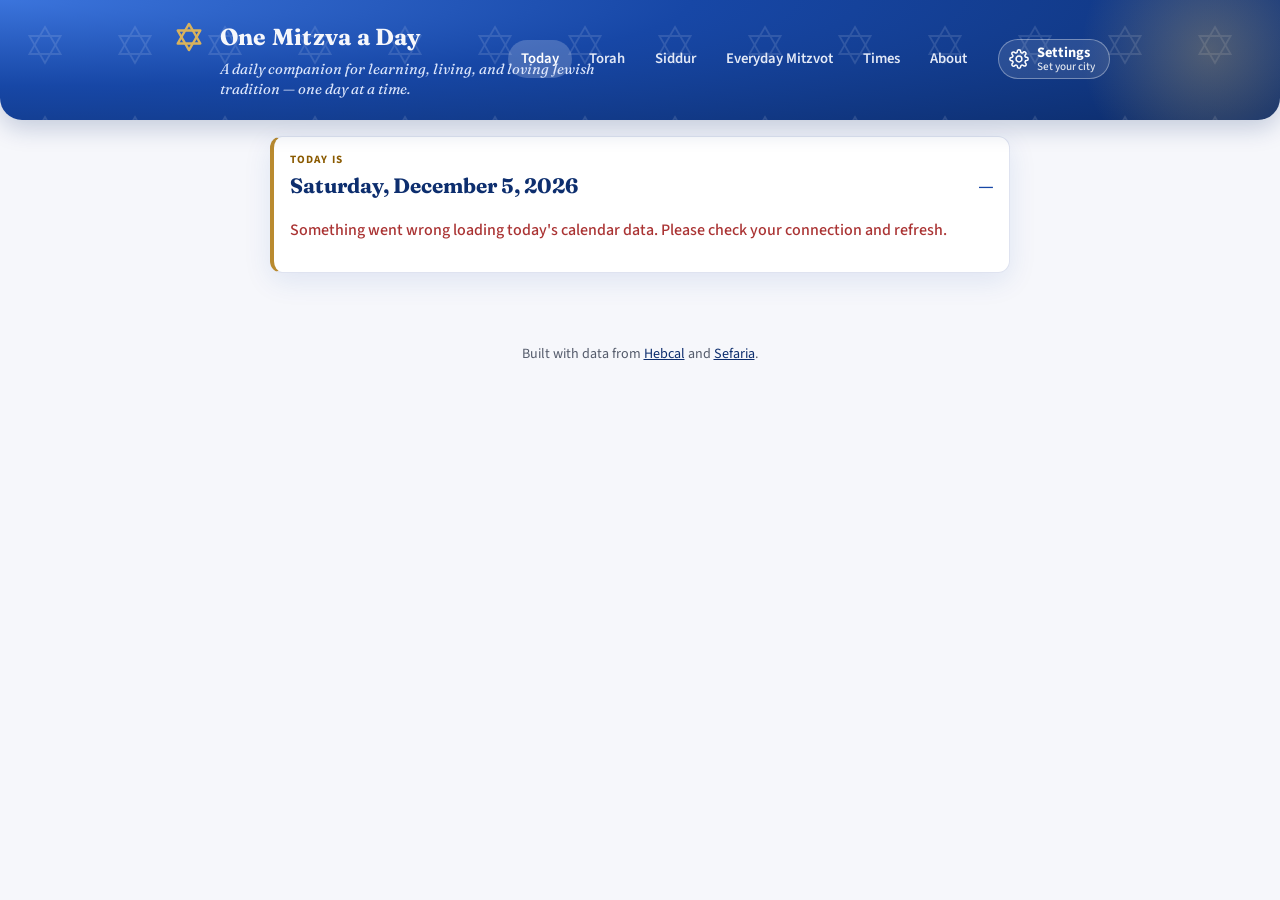
<file: index.html>
<!DOCTYPE html>
<html lang="en">
<head>
  <meta charset="UTF-8" />
  <meta name="viewport" content="width=device-width, initial-scale=1.0, viewport-fit=cover" />
  <title>One Mitzva a Day — Judaism, One Day at a Time</title>
  <meta name="description" content="A daily companion for exploring Judaism — today's Torah portion, the halacha and customs of the day, and a spiritual reflection, all keyed to the Jewish calendar." />
  <link rel="manifest" href="manifest.json" />
  <meta name="theme-color" content="#1747a6" />
  <link rel="icon" type="image/png" sizes="192x192" href="icons/icon-192.png" />
  <link rel="apple-touch-icon" href="icons/apple-touch-icon.png" />
  <meta name="apple-mobile-web-app-capable" content="yes" />
  <meta name="mobile-web-app-capable" content="yes" />
  <meta name="apple-mobile-web-app-title" content="One Mitzva" />
  <meta name="apple-mobile-web-app-status-bar-style" content="default" />
  <link rel="preconnect" href="https://fonts.googleapis.com">
  <link rel="preconnect" href="https://fonts.gstatic.com" crossorigin>
  <link href="https://fonts.googleapis.com/css2?family=Fraunces:ital,opsz,wght@0,9..144,400;0,9..144,600;0,9..144,700;1,9..144,500&family=Frank+Ruhl+Libre:wght@400;500;700&family=Source+Sans+3:wght@400;500;600&display=swap" rel="stylesheet">
  <link rel="stylesheet" href="css/style.css" />
</head>
<body data-page="today">
  <header class="site-bar">
    <span class="sb-stars" aria-hidden="true"></span>
    <span class="sb-glow" aria-hidden="true"></span>
    <div class="wrap site-bar-inner">
      <a class="sb-brand" href="./" aria-label="One Mitzva a Day — Today">
        <span class="sb-mark" aria-hidden="true">
          <svg viewBox="0 0 64 64" xmlns="http://www.w3.org/2000/svg">
            <polygon points="32,10 51.05,43 12.95,43" fill="none" stroke="currentColor" stroke-width="4" stroke-linejoin="round"/>
            <polygon points="32,54 12.95,21 51.05,21" fill="none" stroke="currentColor" stroke-width="4" stroke-linejoin="round"/>
          </svg>
        </span>
        <span class="sb-name">One Mitzva a Day</span>
      </a>
      <nav class="sb-links" aria-label="Pages">
        <a href="./" data-page="today">Today</a>
        <a href="torah.html" data-page="torah">Torah</a>
        <a href="siddur.html" data-page="siddur">Siddur</a>
        <a href="mitzvot.html" data-page="mitzvot">Everyday Mitzvot</a>
        <a href="zmanim.html" data-page="zmanim">Times</a>
        <a href="about.html" data-page="about">About</a>
      </nav>
      <button class="sb-settings" id="nav-settings" type="button" aria-label="Settings">
        <span class="sb-gear" aria-hidden="true"></span>
        <span class="sb-set-text"><b>Settings</b><small id="nav-settings-city"></small></span>
      </button>
      <p class="sb-tag">A daily companion for learning, living, and loving Jewish tradition — one day at a time.</p>
    </div>
  </header>

  <main class="wrap">

    <!-- Today at a glance: the date and what the day is, then "Right now" beside the
         parsha and a thought (stacked on a phone). -->
    <section class="today-summary" id="top" aria-label="Today at a glance">
      <div class="ts-head">
        <div class="ts-date">
          <span class="ts-label" id="ts-label">Today is</span>
          <div id="gregorian-date" class="gregorian-date">—</div>
        </div>
        <!-- The Hebrew date in English and in Hebrew, and when it changes (at sunset). -->
        <div class="ts-heb">
          <div id="hebrew-date-change" class="hebrew-date-change"></div>
          <div class="ts-heb-row">
            <span id="hebrew-date-en" class="hebrew-date-en"></span>
            <span id="hebrew-date" class="hebrew-date" lang="he" dir="rtl">—</span>
          </div>
        </div>
      </div>
      <div id="today-line"></div>
      <div id="install-slot"></div>
      <div id="day-notes"></div>
      <div class="ts-grid">
        <div id="now-container"></div>
        <div class="ts-side">
          <div id="today-parsha"></div>
          <div id="today-more"></div>
        </div>
      </div>
    </section>

    <!-- The day strip: today and the next 7 days, special days, "Get ready" guides (daystrip.js). -->
    <section id="day-strip" aria-label="Choose a day"></section>

    <!-- The day, hour by hour: waking up, prayers, practices, built on the zmanim. -->
    <section id="timeline-container" aria-label="The day, hour by hour"></section>

    <section id="newsletter-container" aria-label="Weekly email"></section>

  </main>

  <nav class="tab-bar" id="tab-bar" aria-label="Pages">
    <a href="./" data-page="today" data-icon="star">Today</a>
    <a href="torah.html" data-page="torah" data-icon="tablets">Torah</a>
    <a href="siddur.html" data-page="siddur" data-icon="siddur">Siddur</a>
    <a href="mitzvot.html" data-page="mitzvot" data-icon="hand">Mitzvot</a>
    <a href="zmanim.html" data-page="zmanim" data-icon="sunrise">Times</a>
  </nav>

  <footer class="site-footer">
    <div class="wrap">
      <p>Built with data from <a href="https://www.hebcal.com" target="_blank" rel="noopener">Hebcal</a> and <a href="https://www.sefaria.org" target="_blank" rel="noopener">Sefaria</a>.</p>
    </div>
  </footer>

  <script src="js/config.js"></script>
  <script src="js/integrations.js"></script>
  <script src="js/icons.js"></script>
  <script src="js/profile.js"></script>
  <script src="js/personalize.js"></script>
  <script src="js/settings.js"></script>
  <script src="js/nav.js"></script>
  <script src="js/prayers.js"></script>
  <script src="js/prayer-changes.js"></script>
  <script src="js/daily-guide.js"></script>
  <script src="js/prayer-texts.js"></script>
  <script src="js/audio.js"></script>
  <script src="js/ui.js"></script>
  <script src="js/torah.js"></script>
  <script src="js/community-days.js"></script>
  <script src="js/daystrip.js"></script>
  <script src="js/timeline.js"></script>
  <script src="js/parsha-content.js"></script>
  <script src="js/print.js"></script>
  <script src="js/prep.js"></script>
  <script src="js/content.js"></script>
  <script src="js/mitzvot.js"></script>
  <script src="js/quiz.js"></script>
  <script src="js/offline.js"></script>
  <script src="js/app.js"></script>
</body>
</html>
</file>
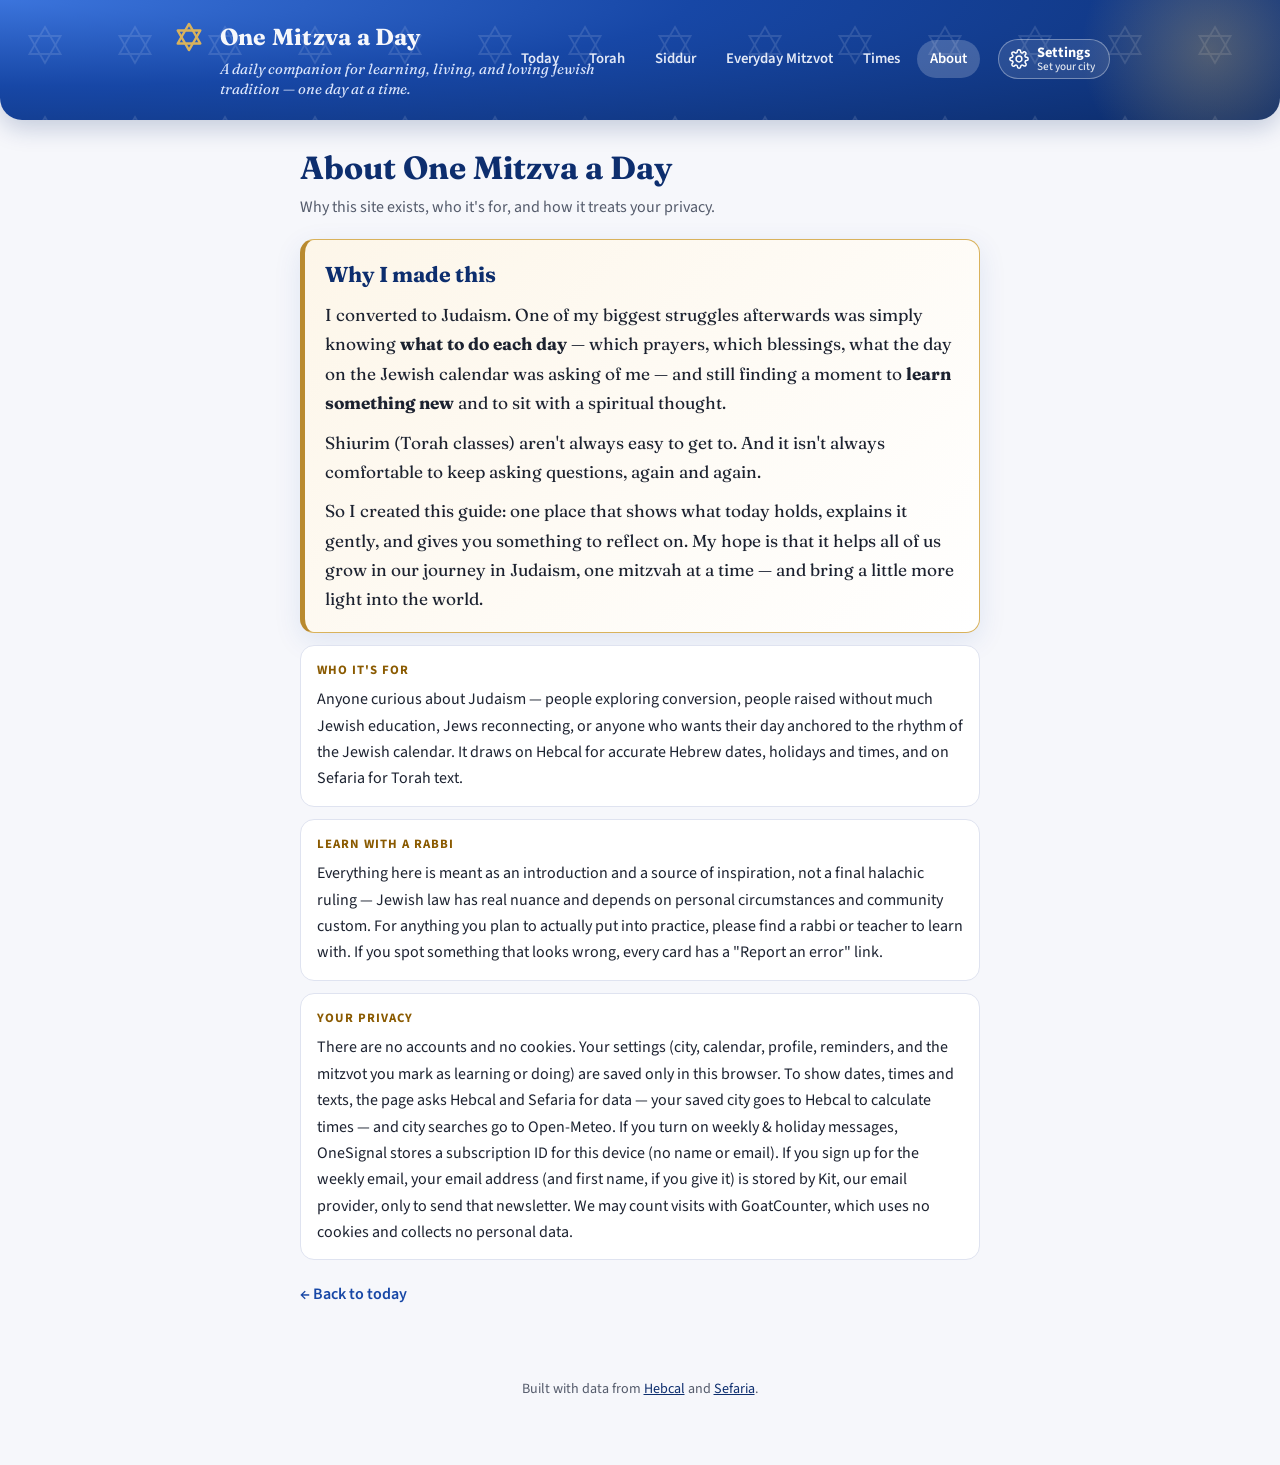
<file: about.html>
<!DOCTYPE html>
<html lang="en">
<head>
  <meta charset="UTF-8" />
  <meta name="viewport" content="width=device-width, initial-scale=1.0, viewport-fit=cover" />
  <title>About — One Mitzva a Day</title>
  <meta name="description" content="Why One Mitzva a Day exists: a convert's daily guide to what each Jewish day asks of us, something new to learn, and a thought to carry with you." />
  <link rel="manifest" href="manifest.json" />
  <meta name="theme-color" content="#1747a6" />
  <link rel="icon" type="image/png" sizes="192x192" href="icons/icon-192.png" />
  <link rel="apple-touch-icon" href="icons/apple-touch-icon.png" />
  <meta name="apple-mobile-web-app-capable" content="yes" />
  <meta name="mobile-web-app-capable" content="yes" />
  <meta name="apple-mobile-web-app-title" content="One Mitzva" />
  <link rel="preconnect" href="https://fonts.googleapis.com">
  <link rel="preconnect" href="https://fonts.gstatic.com" crossorigin>
  <link href="https://fonts.googleapis.com/css2?family=Fraunces:ital,opsz,wght@0,9..144,400;0,9..144,600;0,9..144,700;1,9..144,500&family=Frank+Ruhl+Libre:wght@400;500;700&family=Source+Sans+3:wght@400;500;600&display=swap" rel="stylesheet">
  <link rel="stylesheet" href="css/style.css" />
</head>
<body class="about-page" data-page="about">
  <header class="site-bar">
    <span class="sb-stars" aria-hidden="true"></span>
    <span class="sb-glow" aria-hidden="true"></span>
    <div class="wrap site-bar-inner">
      <a class="sb-brand" href="./" aria-label="One Mitzva a Day — Today">
        <span class="sb-mark" aria-hidden="true">
          <svg viewBox="0 0 64 64" xmlns="http://www.w3.org/2000/svg">
            <polygon points="32,10 51.05,43 12.95,43" fill="none" stroke="currentColor" stroke-width="4" stroke-linejoin="round"/>
            <polygon points="32,54 12.95,21 51.05,21" fill="none" stroke="currentColor" stroke-width="4" stroke-linejoin="round"/>
          </svg>
        </span>
        <span class="sb-name">One Mitzva a Day</span>
      </a>
      <nav class="sb-links" aria-label="Pages">
        <a href="./" data-page="today">Today</a>
        <a href="torah.html" data-page="torah">Torah</a>
        <a href="siddur.html" data-page="siddur">Siddur</a>
        <a href="mitzvot.html" data-page="mitzvot">Everyday Mitzvot</a>
        <a href="zmanim.html" data-page="zmanim">Times</a>
        <a href="about.html" data-page="about">About</a>
      </nav>
      <button class="sb-settings" id="nav-settings" type="button" aria-label="Settings">
        <span class="sb-gear" aria-hidden="true"></span>
        <span class="sb-set-text"><b>Settings</b><small id="nav-settings-city"></small></span>
      </button>
      <p class="sb-tag">A daily companion for learning, living, and loving Jewish tradition — one day at a time.</p>
    </div>
  </header>

  <main class="wrap about-main">
    <section class="mz-top">
      <h1 class="mz-title">About One Mitzva a Day</h1>
      <p class="mz-sub">Why this site exists, who it's for, and how it treats your privacy.</p>
    </section>

    <section class="about-story" aria-labelledby="story-title">
      <h2 id="story-title">Why I made this</h2>
      <p>
        I converted to Judaism. One of my biggest struggles afterwards was simply knowing
        <strong>what to do each day</strong> — which prayers, which blessings, what the day on the
        Jewish calendar was asking of me — and still finding a moment to <strong>learn something
        new</strong> and to sit with a spiritual thought.
      </p>
      <p>
        Shiurim (Torah classes) aren't always easy to get to. And it isn't always comfortable to
        keep asking questions, again and again.
      </p>
      <p>
        So I created this guide: one place that shows what today holds, explains it gently, and
        gives you something to reflect on. My hope is that it helps all of us grow in our journey in
        Judaism, one mitzvah at a time — and bring a little more light into the world.
      </p>
    </section>

    <section class="mz-sec">
      <h2>Who it's for</h2>
      <p>
        Anyone curious about Judaism — people exploring conversion, people raised without much
        Jewish education, Jews reconnecting, or anyone who wants their day anchored to the rhythm of
        the Jewish calendar. It draws on Hebcal for accurate Hebrew dates, holidays and times, and on
        Sefaria for Torah text.
      </p>
    </section>

    <section class="mz-sec">
      <h2>Learn with a rabbi</h2>
      <p>
        Everything here is meant as an introduction and a source of inspiration, not a final halachic
        ruling — Jewish law has real nuance and depends on personal circumstances and community
        custom. For anything you plan to actually put into practice, please find a rabbi or teacher
        to learn with. If you spot something that looks wrong, every card has a "Report an error"
        link.
      </p>
    </section>

    <section class="mz-sec">
      <h2>Your privacy</h2>
      <p>
        There are no accounts and no cookies. Your settings (city, calendar, profile, reminders, and
        the mitzvot you mark as learning or doing) are saved only in this browser. To show dates,
        times and texts, the page asks Hebcal and Sefaria for data — your saved city goes to Hebcal
        to calculate times — and city searches go to Open-Meteo. If you turn on weekly &amp; holiday
        messages, OneSignal stores a subscription ID for this device (no name or email). If you sign
        up for the weekly email, your email address (and first name, if you give it) is stored by
        Kit, our email provider, only to send that newsletter. We may count visits with GoatCounter,
        which uses no cookies and collects no personal data.
      </p>
    </section>

    <p class="about-back"><a href="./">← Back to today</a></p>
  </main>

  <nav class="tab-bar" id="tab-bar" aria-label="Pages">
    <a href="./" data-page="today" data-icon="star">Today</a>
    <a href="torah.html" data-page="torah" data-icon="tablets">Torah</a>
    <a href="siddur.html" data-page="siddur" data-icon="siddur">Siddur</a>
    <a href="mitzvot.html" data-page="mitzvot" data-icon="hand">Mitzvot</a>
    <a href="zmanim.html" data-page="zmanim" data-icon="sunrise">Times</a>
  </nav>

  <footer class="site-footer">
    <div class="wrap">
      <p>Built with data from <a href="https://www.hebcal.com" target="_blank" rel="noopener">Hebcal</a> and <a href="https://www.sefaria.org" target="_blank" rel="noopener">Sefaria</a>.</p>
    </div>
  </footer>

  <script src="js/config.js"></script>
  <script src="js/integrations.js"></script>
  <script src="js/icons.js"></script>
  <script src="js/profile.js"></script>
  <script src="js/settings.js"></script>
  <script src="js/nav.js"></script>
  <script src="js/offline.js"></script>
</body>
</html>
</file>
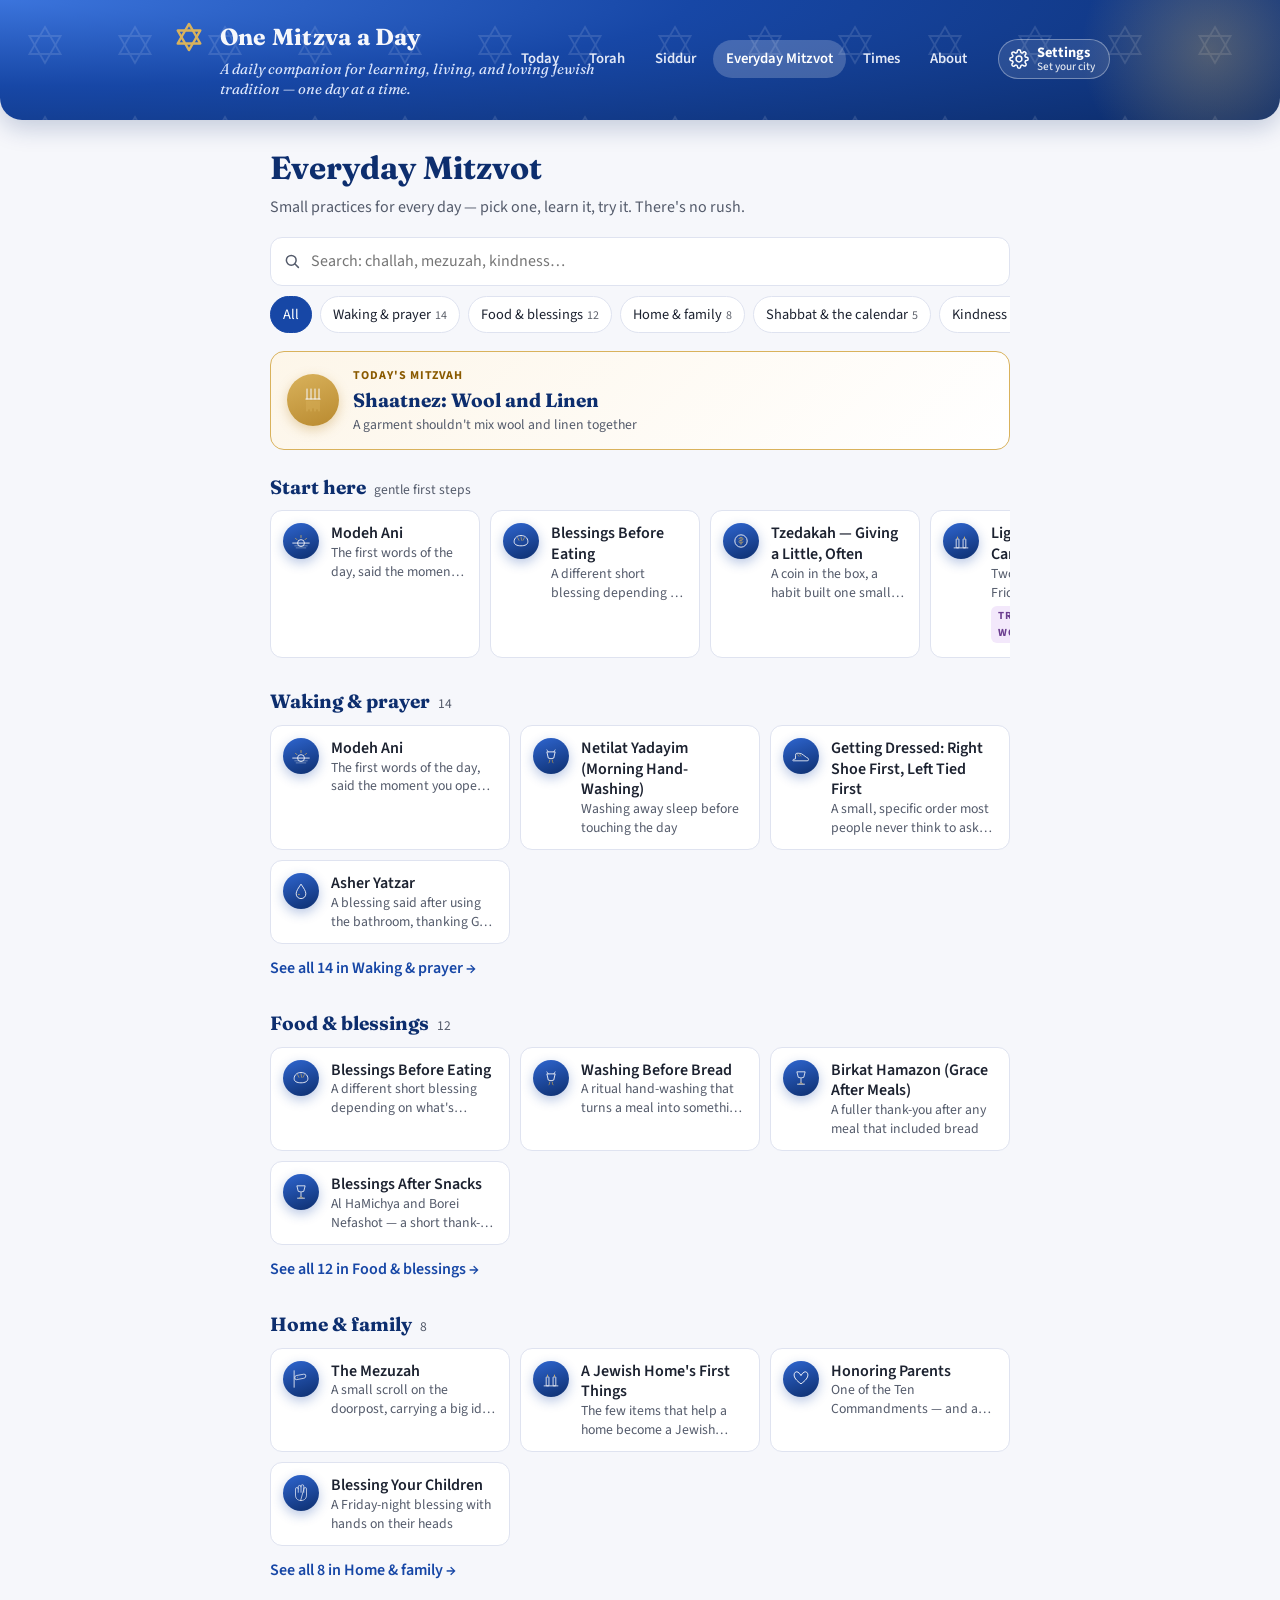
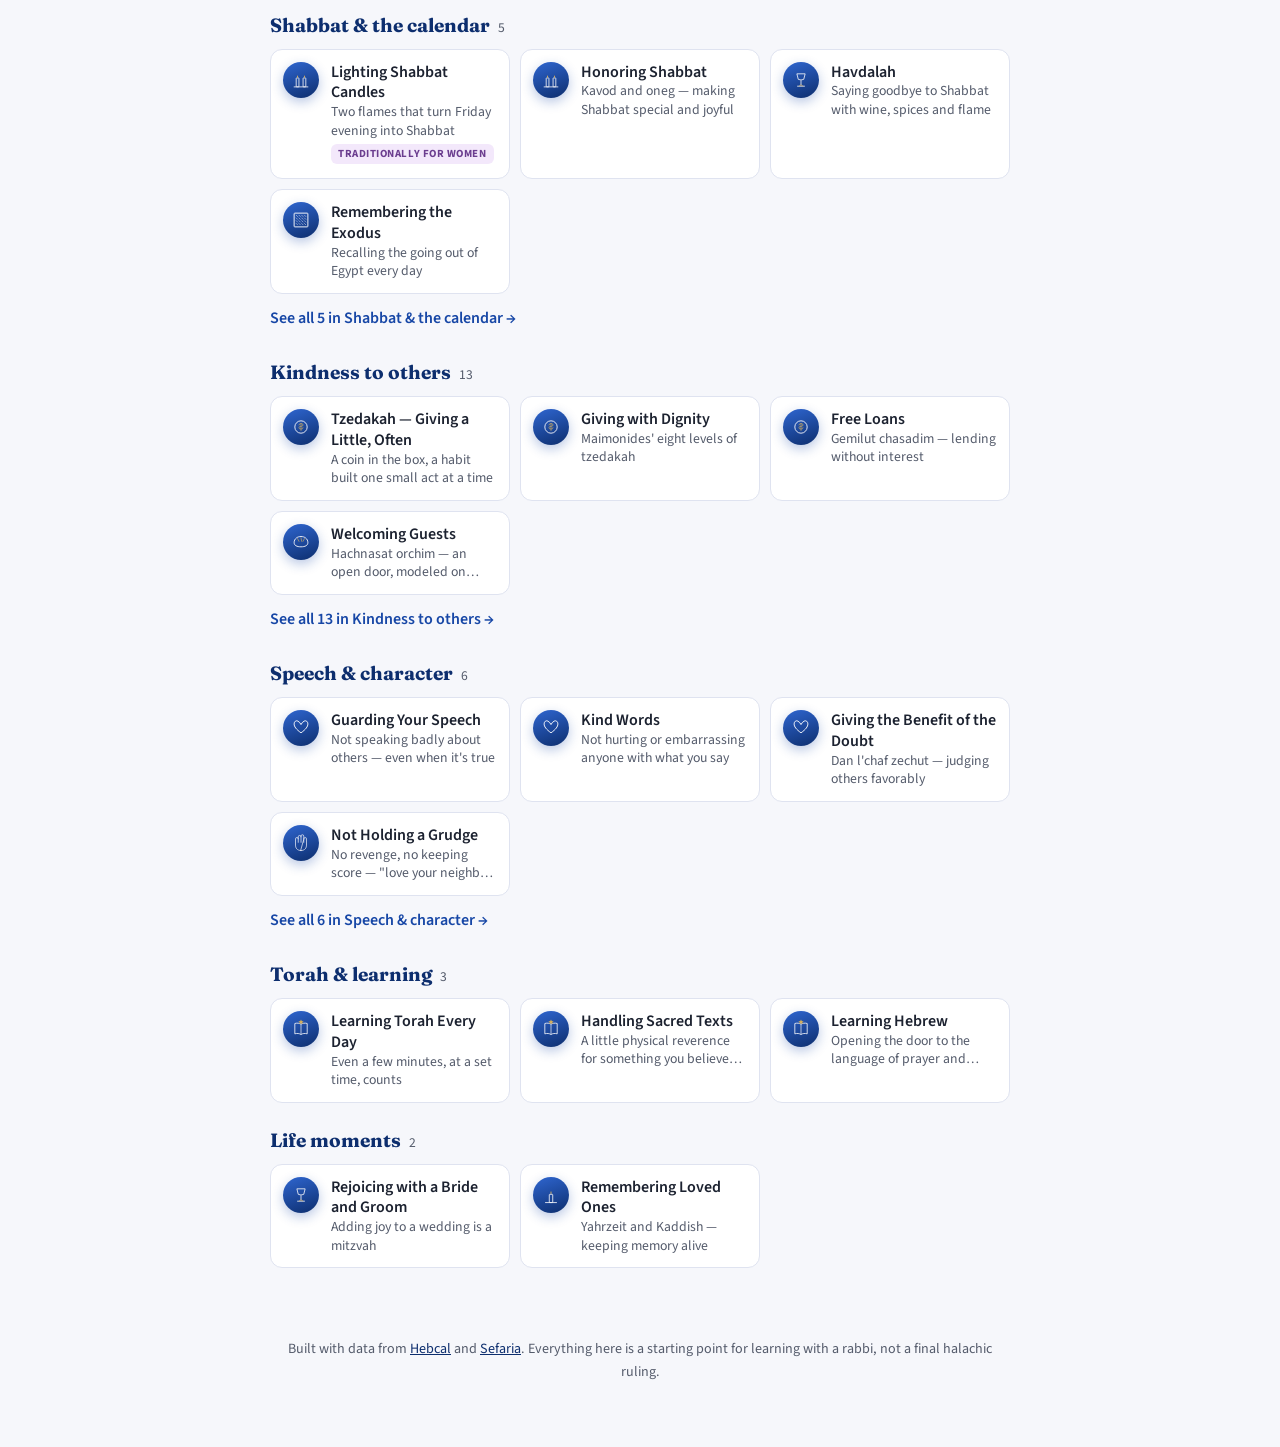
<file: mitzvot.html>
<!DOCTYPE html>
<html lang="en">
<head>
  <meta charset="UTF-8" />
  <meta name="viewport" content="width=device-width, initial-scale=1.0, viewport-fit=cover" />
  <title>Everyday Mitzvot — One Mitzva a Day</title>
  <meta name="description" content="Small Jewish practices for every day — prayer, food, home, kindness, speech and learning — each explained simply, with the blessings in Hebrew and English." />
  <link rel="manifest" href="manifest.json" />
  <meta name="theme-color" content="#1747a6" />
  <link rel="icon" type="image/png" sizes="192x192" href="icons/icon-192.png" />
  <link rel="apple-touch-icon" href="icons/apple-touch-icon.png" />
  <meta name="apple-mobile-web-app-capable" content="yes" />
  <meta name="mobile-web-app-capable" content="yes" />
  <meta name="apple-mobile-web-app-title" content="One Mitzva" />
  <link rel="preconnect" href="https://fonts.googleapis.com">
  <link rel="preconnect" href="https://fonts.gstatic.com" crossorigin>
  <link href="https://fonts.googleapis.com/css2?family=Fraunces:ital,opsz,wght@0,9..144,400;0,9..144,600;0,9..144,700;1,9..144,500&family=Frank+Ruhl+Libre:wght@400;500;700&family=Source+Sans+3:wght@400;500;600&display=swap" rel="stylesheet">
  <link rel="stylesheet" href="css/style.css" />
</head>
<body class="mz-page" data-page="mitzvot">
  <header class="site-bar">
    <span class="sb-stars" aria-hidden="true"></span>
    <span class="sb-glow" aria-hidden="true"></span>
    <div class="wrap site-bar-inner">
      <a class="sb-brand" href="./" aria-label="One Mitzva a Day — Today">
        <span class="sb-mark" aria-hidden="true">
          <svg viewBox="0 0 64 64" xmlns="http://www.w3.org/2000/svg">
            <polygon points="32,10 51.05,43 12.95,43" fill="none" stroke="currentColor" stroke-width="4" stroke-linejoin="round"/>
            <polygon points="32,54 12.95,21 51.05,21" fill="none" stroke="currentColor" stroke-width="4" stroke-linejoin="round"/>
          </svg>
        </span>
        <span class="sb-name">One Mitzva a Day</span>
      </a>
      <nav class="sb-links" aria-label="Pages">
        <a href="./" data-page="today">Today</a>
        <a href="torah.html" data-page="torah">Torah</a>
        <a href="siddur.html" data-page="siddur">Siddur</a>
        <a href="mitzvot.html" data-page="mitzvot">Everyday Mitzvot</a>
        <a href="zmanim.html" data-page="zmanim">Times</a>
        <a href="about.html" data-page="about">About</a>
      </nav>
      <button class="sb-settings" id="nav-settings" type="button" aria-label="Settings">
        <span class="sb-gear" aria-hidden="true"></span>
        <span class="sb-set-text"><b>Settings</b><small id="nav-settings-city"></small></span>
      </button>
      <p class="sb-tag">A daily companion for learning, living, and loving Jewish tradition — one day at a time.</p>
    </div>
  </header>

  <main class="wrap" id="mz-app" aria-live="polite">
    <noscript><p>This page needs JavaScript to show the mitzvot.</p></noscript>
  </main>

  <nav class="tab-bar" id="tab-bar" aria-label="Pages">
    <a href="./" data-page="today" data-icon="star">Today</a>
    <a href="torah.html" data-page="torah" data-icon="tablets">Torah</a>
    <a href="siddur.html" data-page="siddur" data-icon="siddur">Siddur</a>
    <a href="mitzvot.html" data-page="mitzvot" data-icon="hand">Mitzvot</a>
    <a href="zmanim.html" data-page="zmanim" data-icon="sunrise">Times</a>
  </nav>

  <footer class="site-footer">
    <div class="wrap">
      <p>Built with data from <a href="https://www.hebcal.com" target="_blank" rel="noopener">Hebcal</a> and <a href="https://www.sefaria.org" target="_blank" rel="noopener">Sefaria</a>. Everything here is a starting point for learning with a rabbi, not a final halachic ruling.</p>
    </div>
  </footer>

  <script src="js/config.js"></script>
  <script src="js/integrations.js"></script>
  <script src="js/icons.js"></script>
  <script src="js/profile.js"></script>
  <script src="js/personalize.js"></script>
  <script src="js/settings.js"></script>
  <script src="js/nav.js"></script>
  <script src="js/prayer-changes.js"></script>
  <script src="js/daily-guide.js"></script>
  <script src="js/prayer-texts.js"></script>
  <script src="js/audio.js"></script>
  <script src="js/ui.js"></script>
  <script src="js/mitzvot.js"></script>
  <script src="js/offline.js"></script>
  <script src="js/mitzvot-page.js"></script>
</body>
</html>
</file>
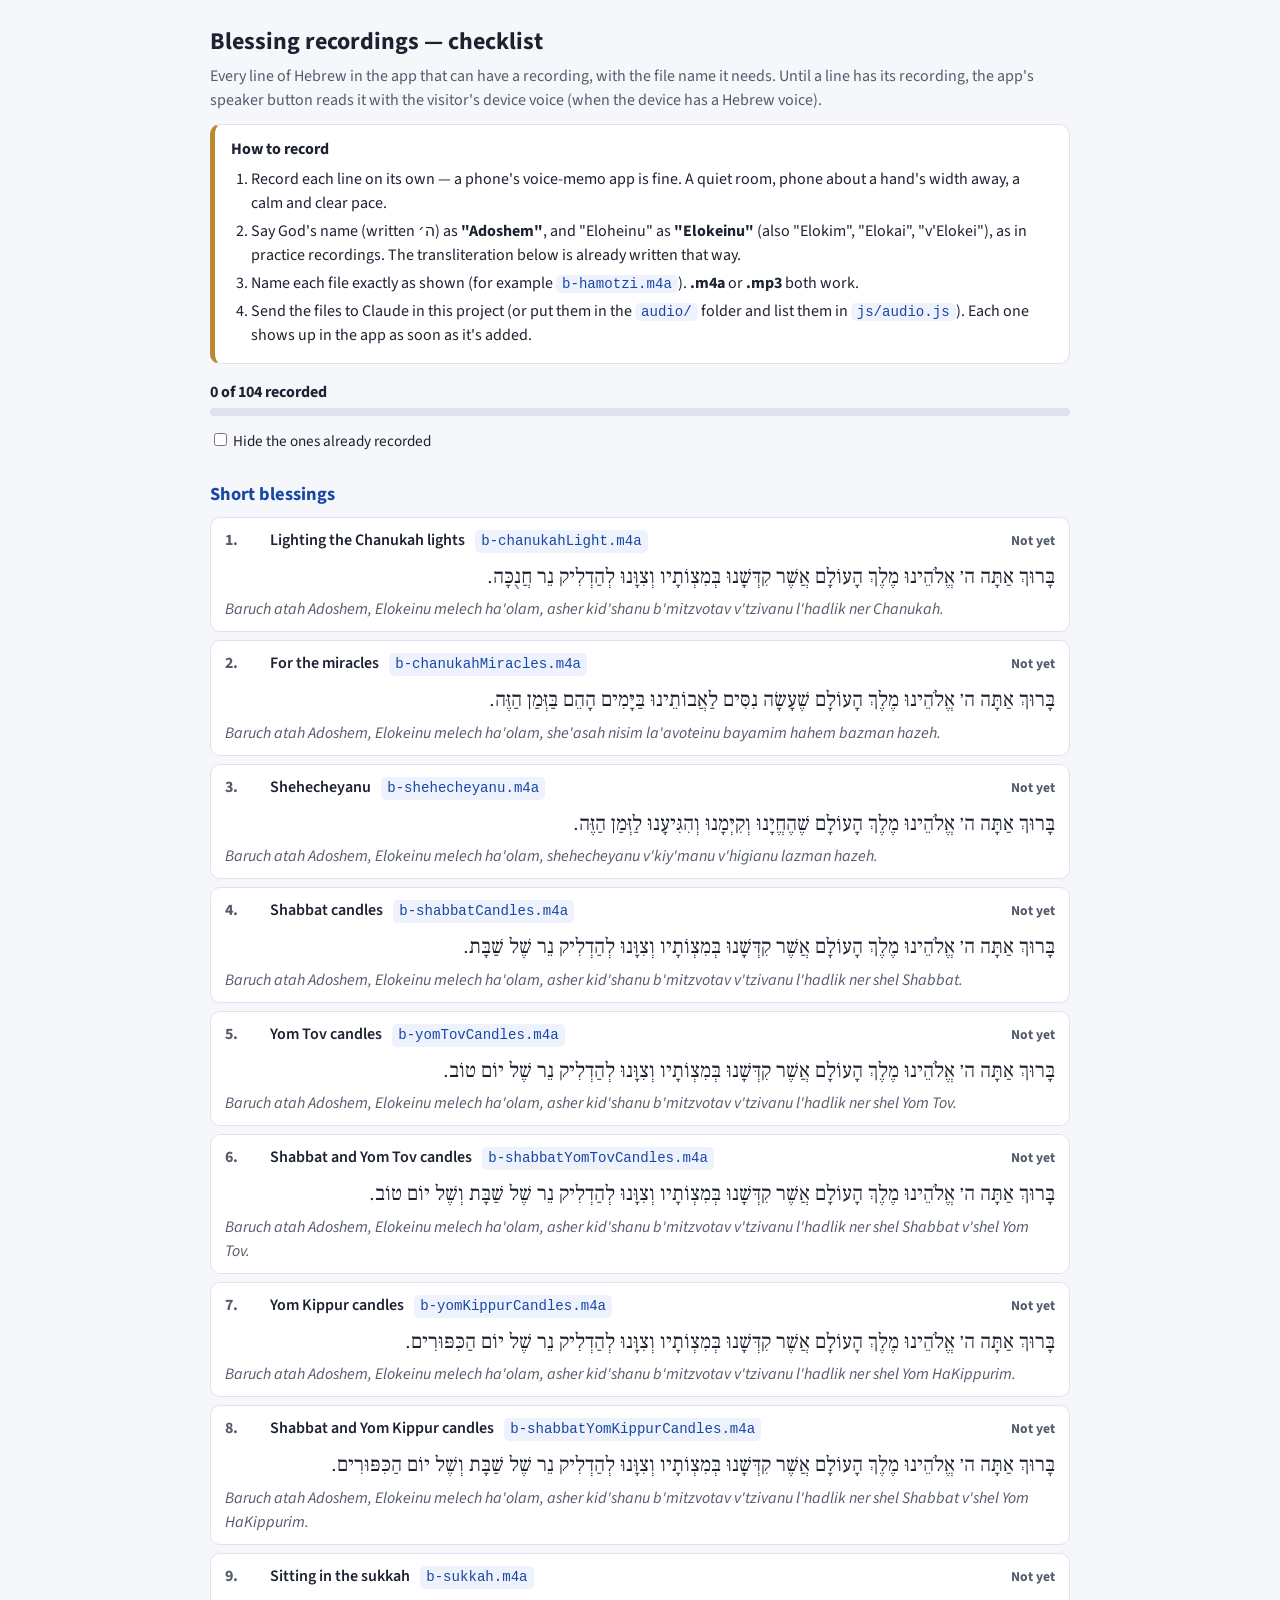
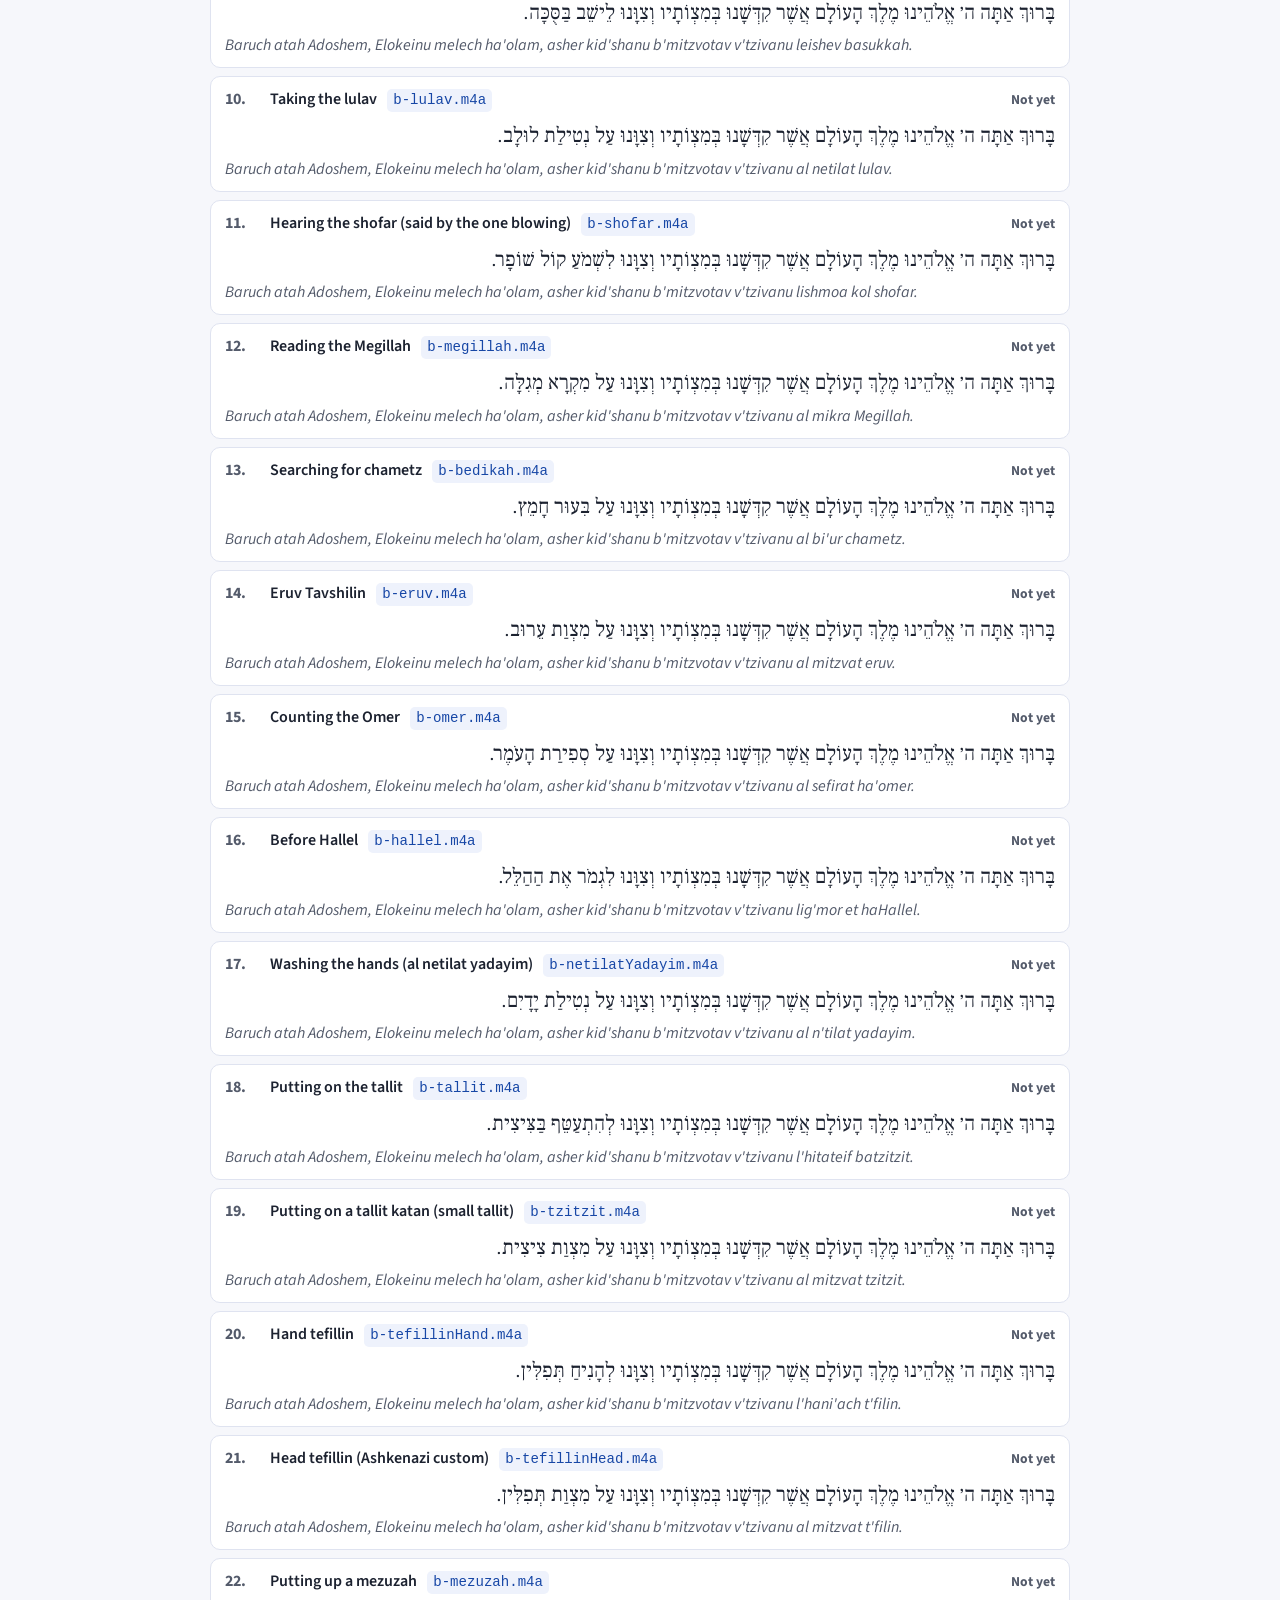
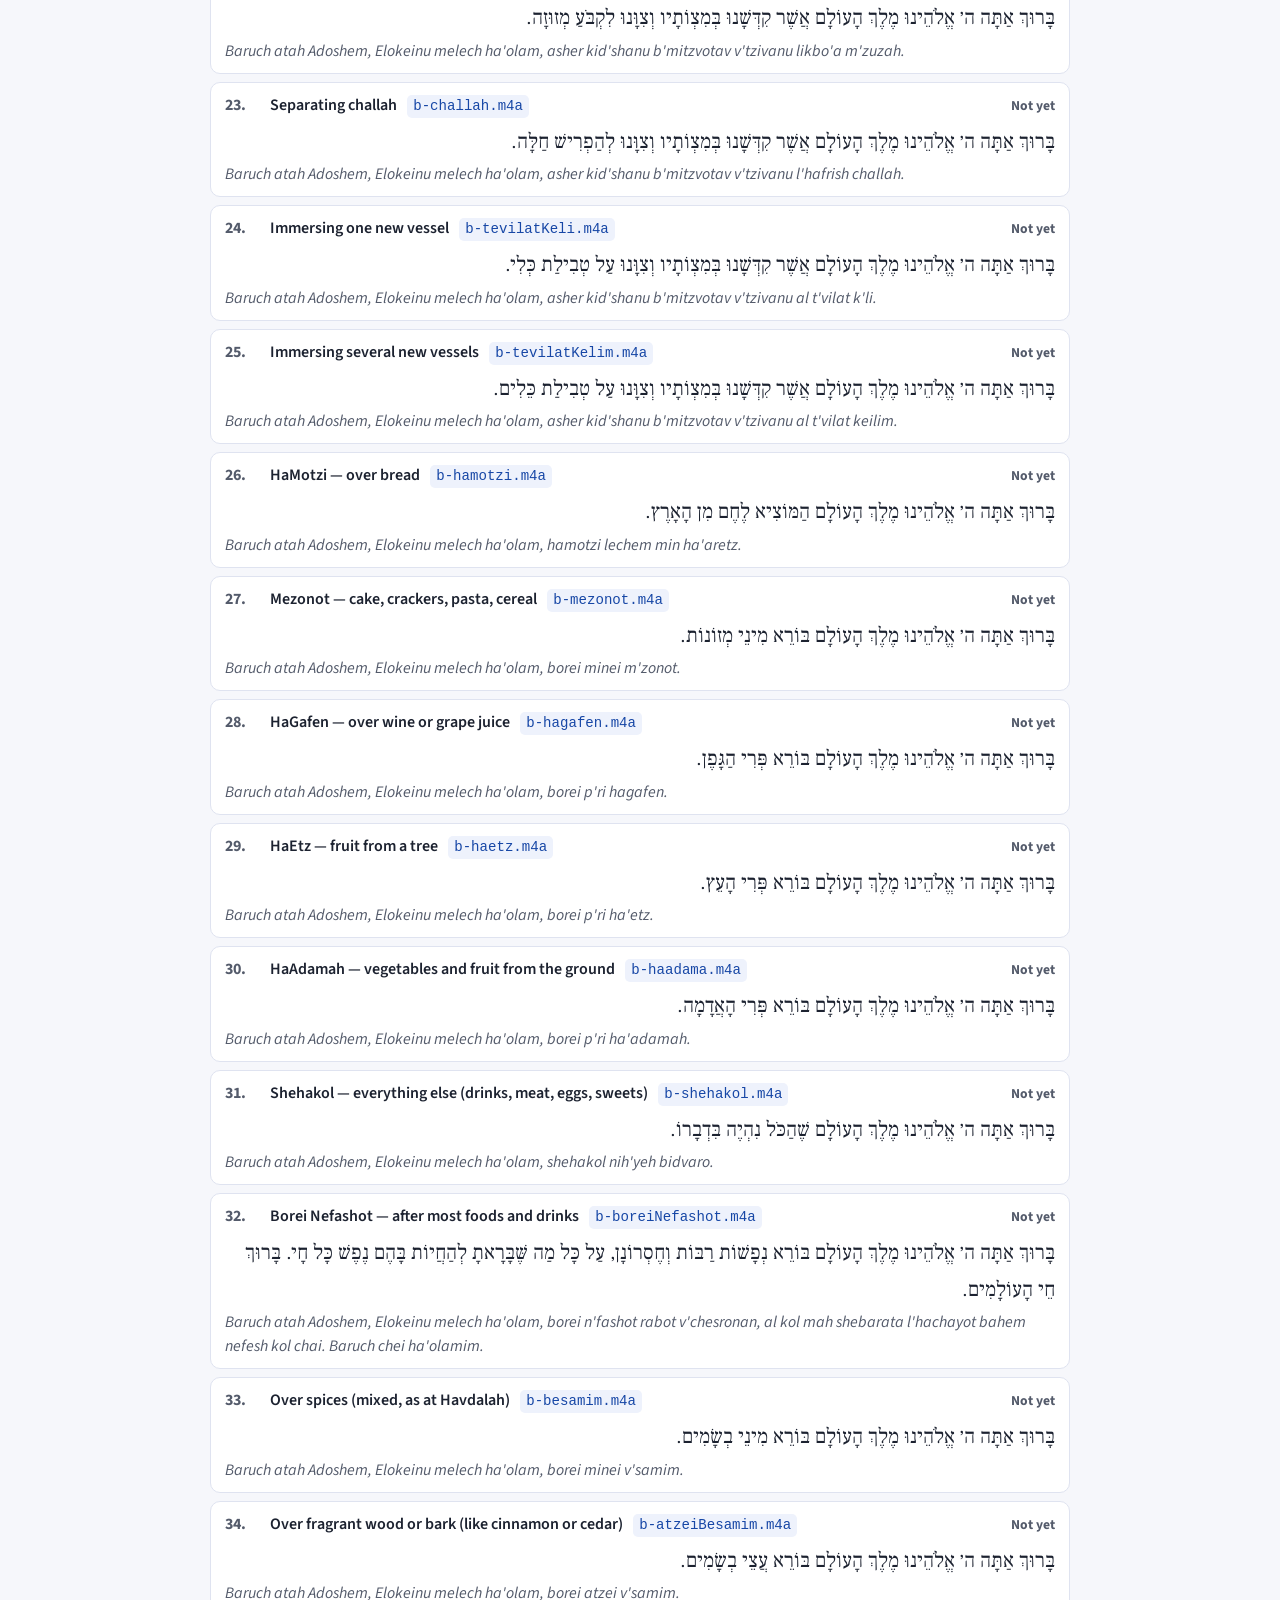
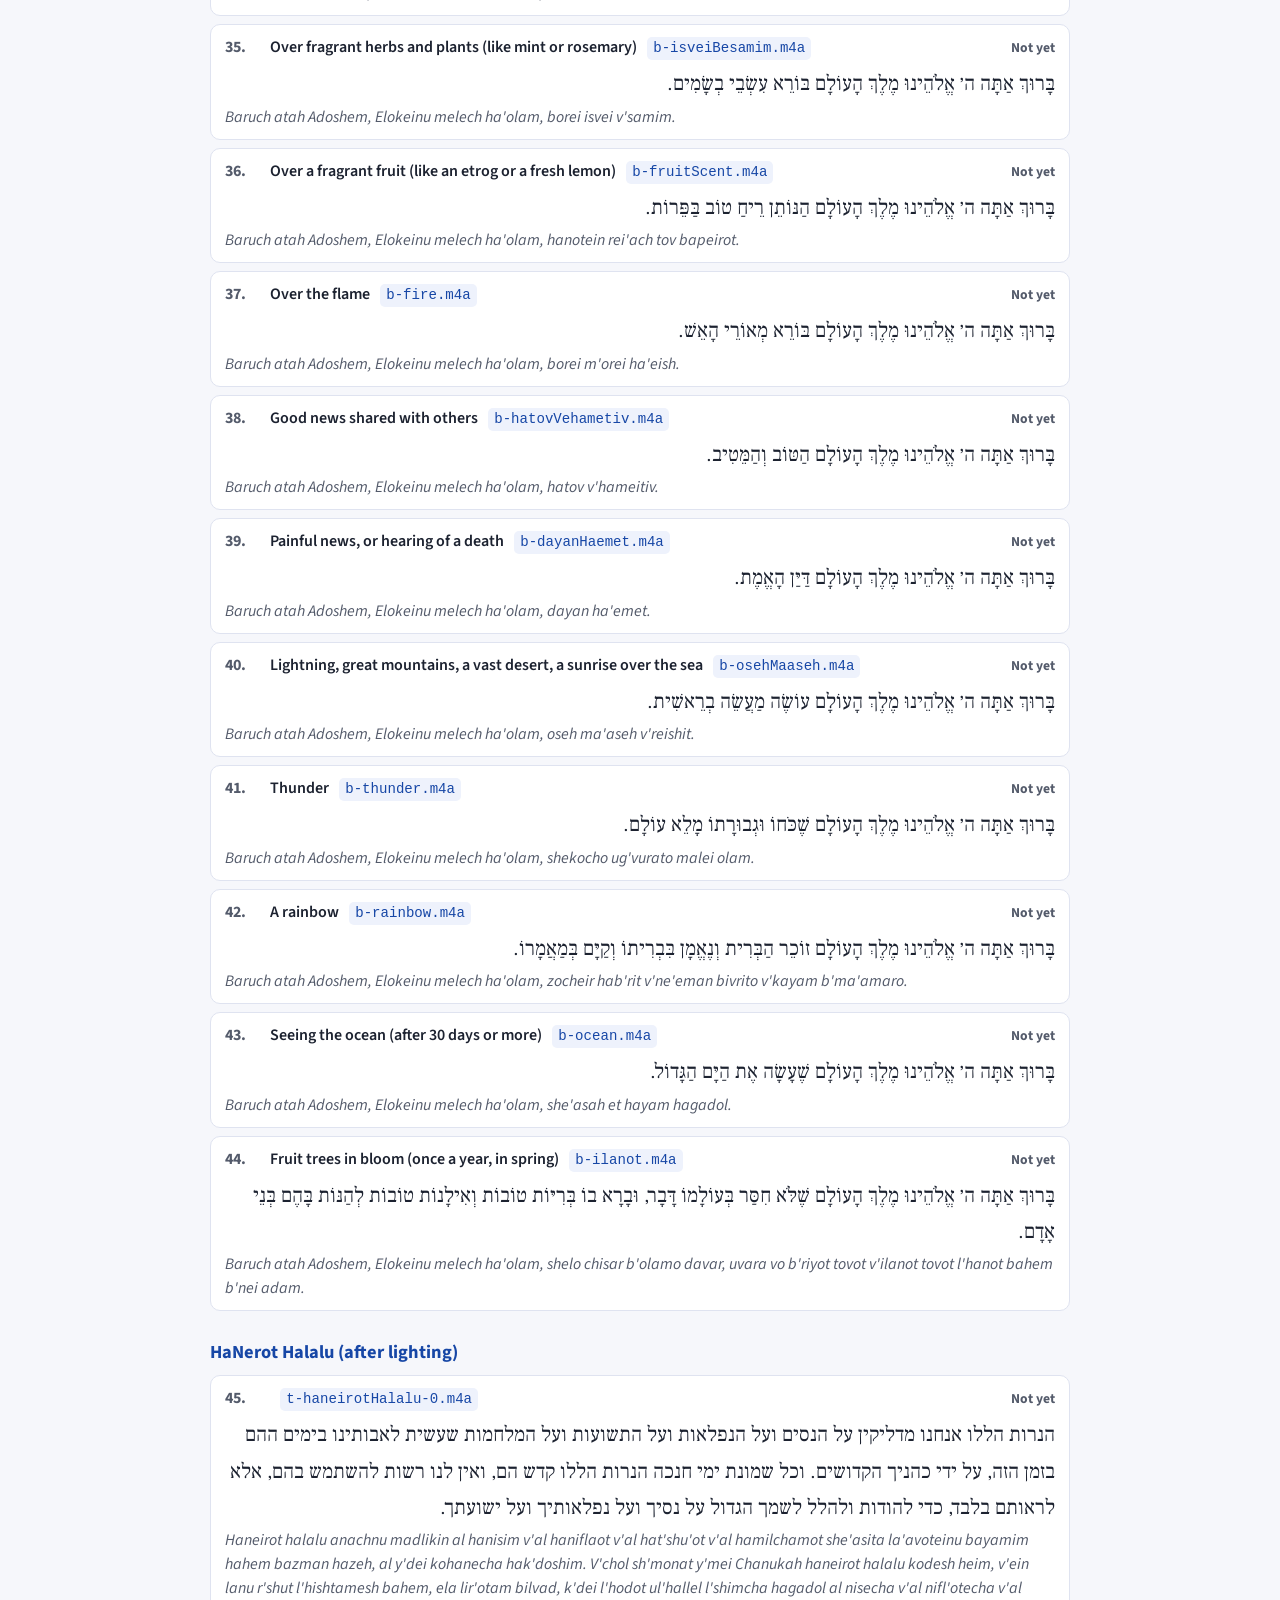
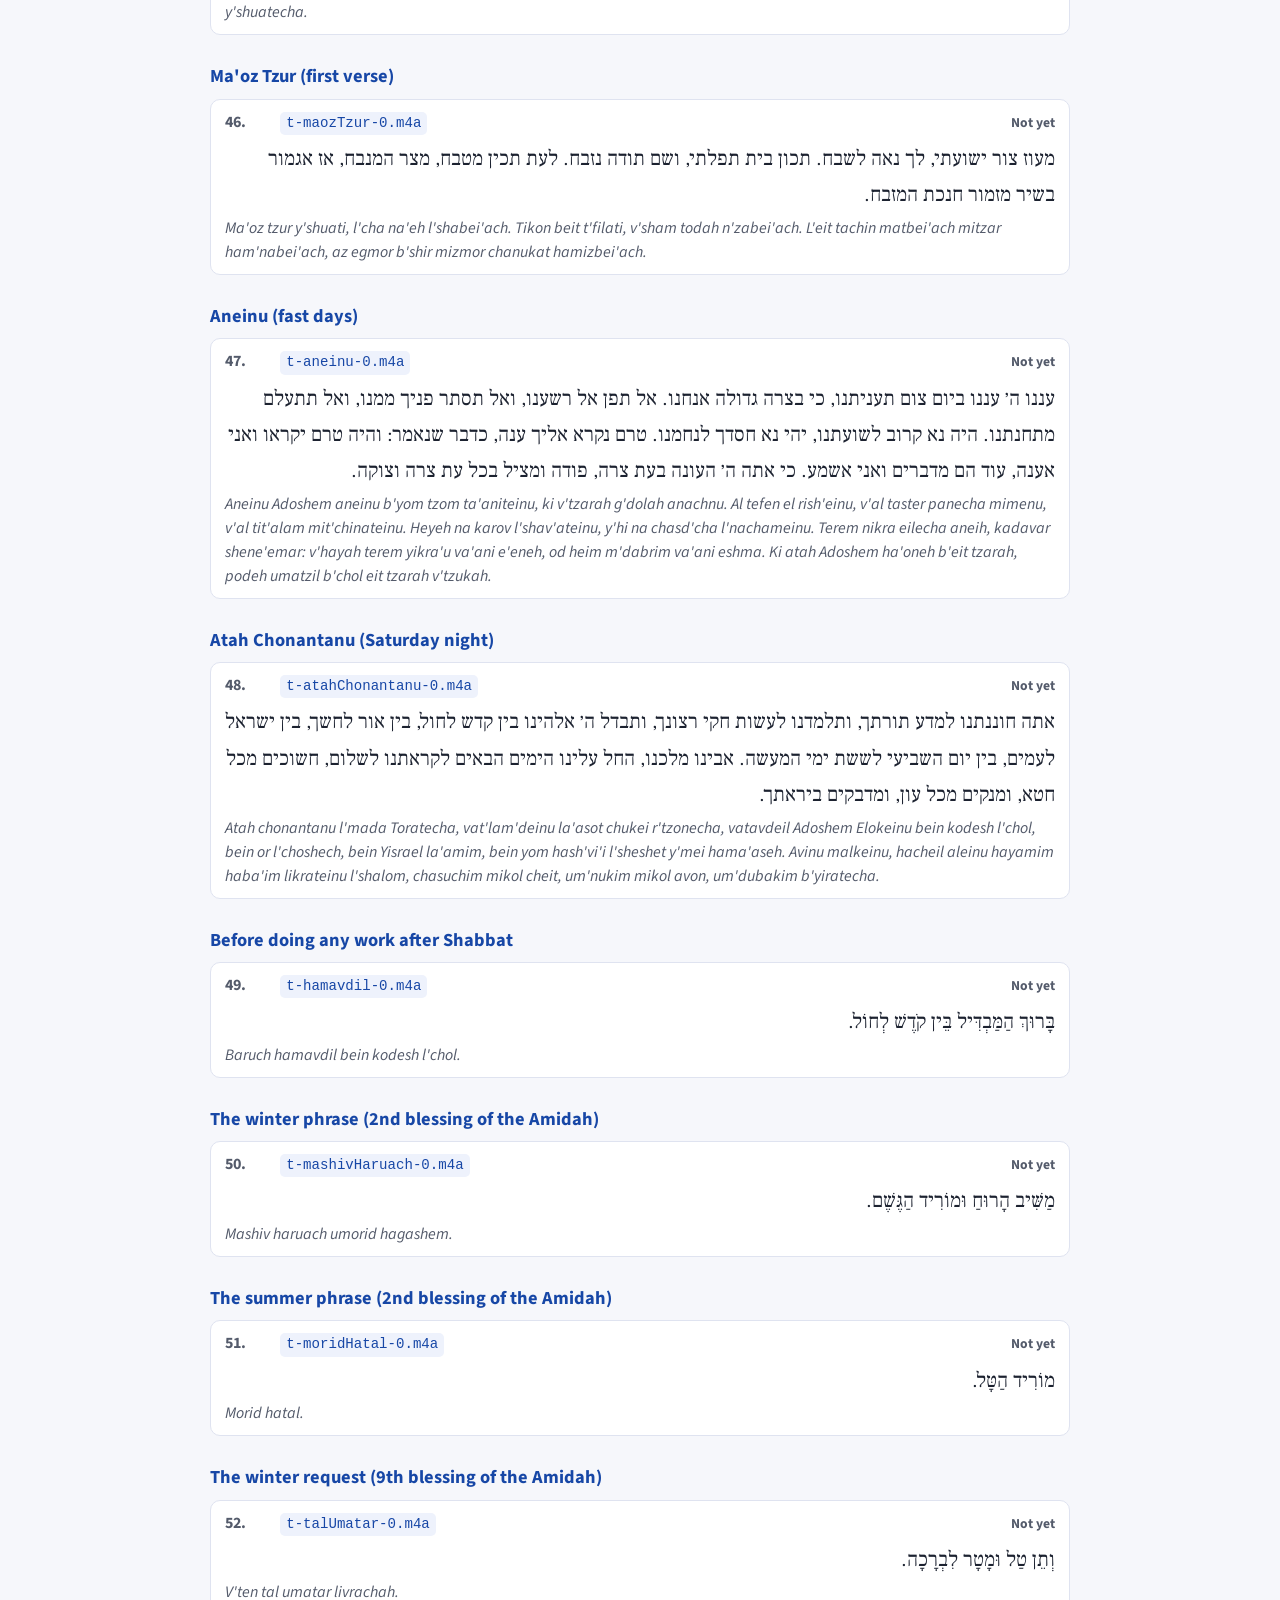
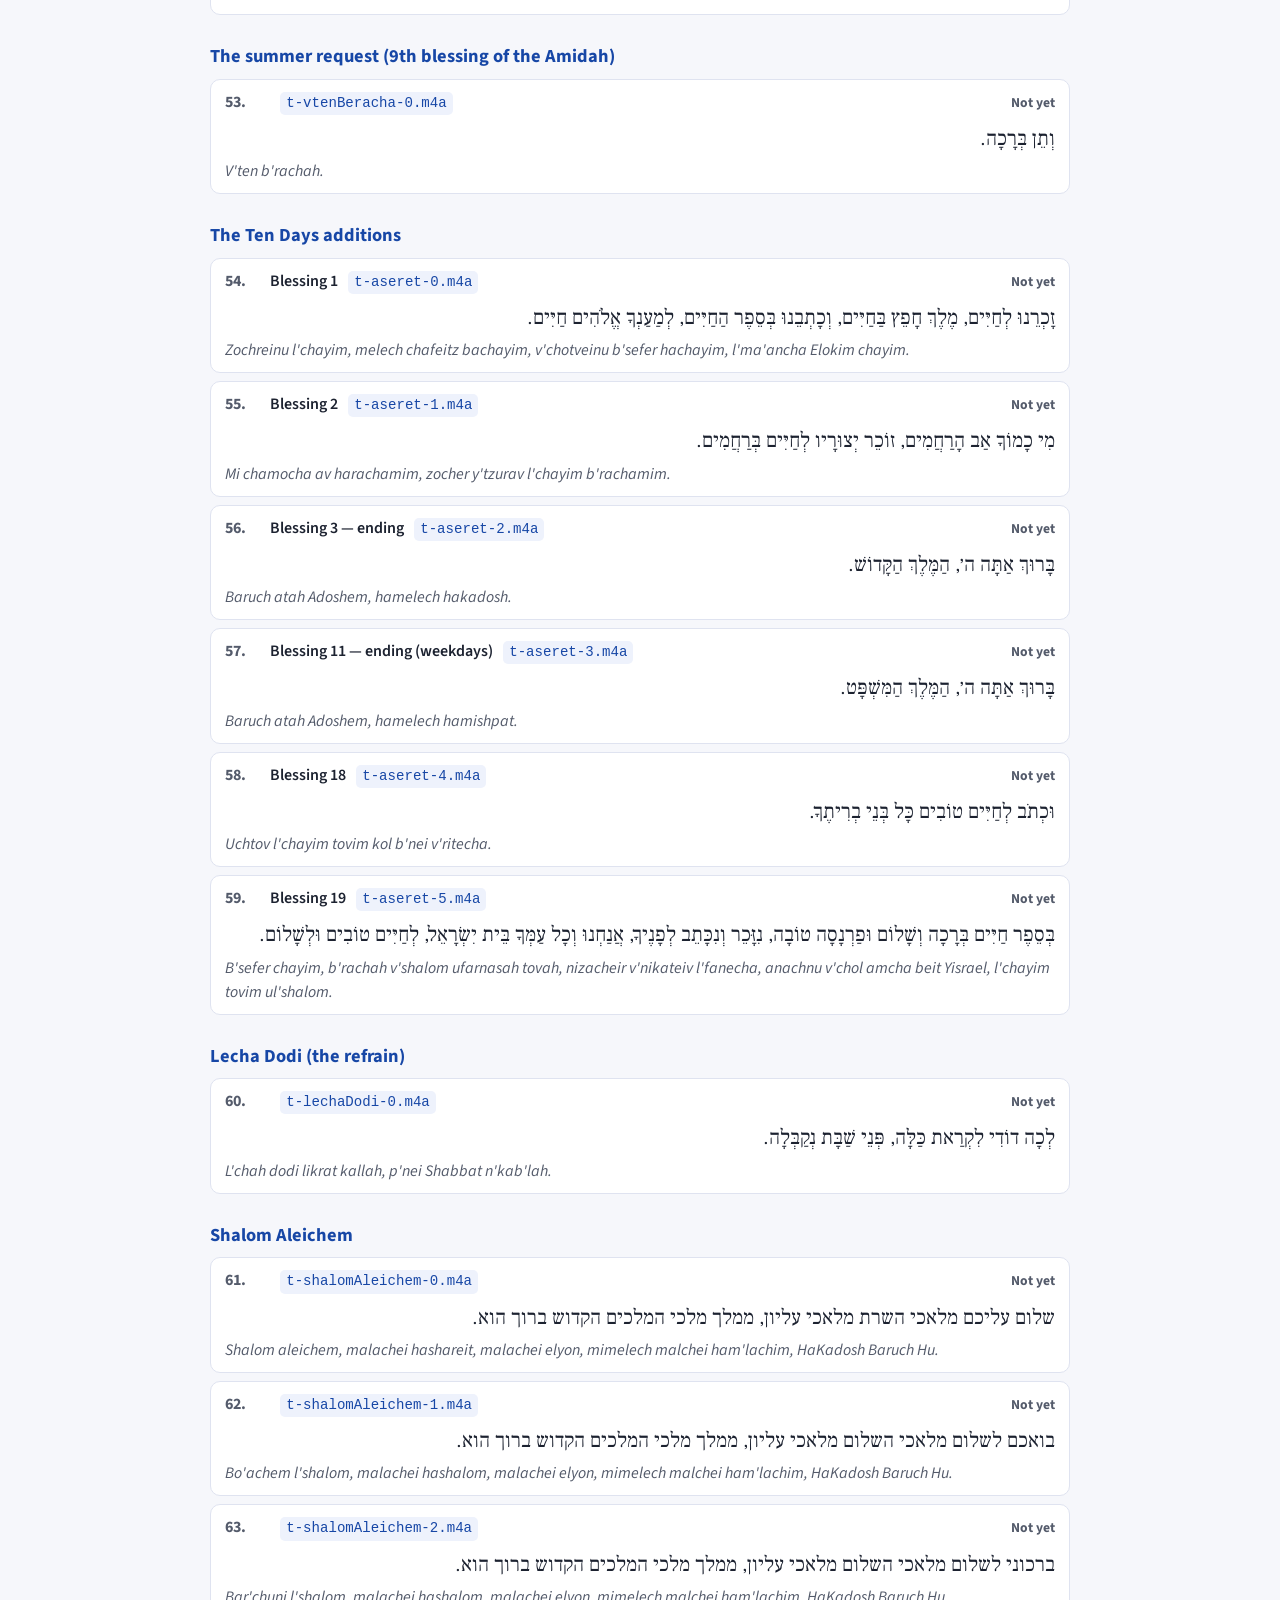
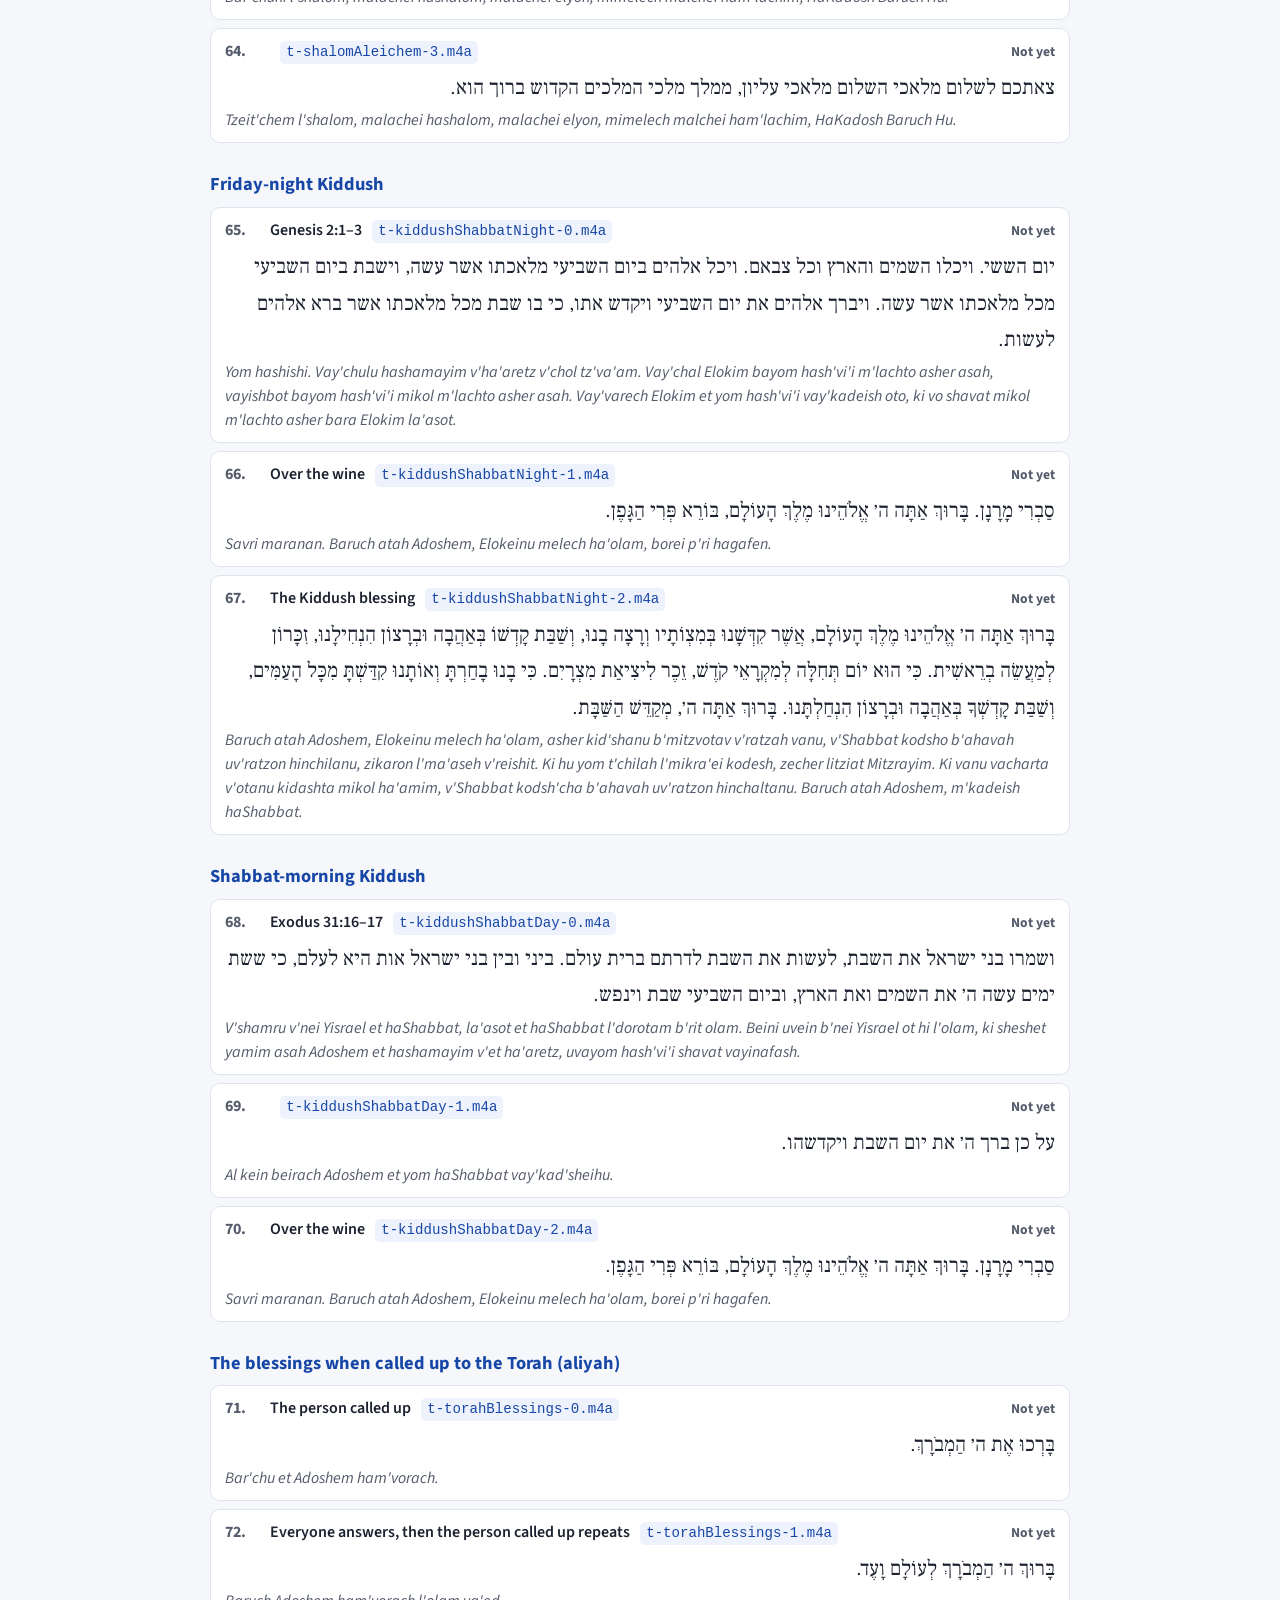
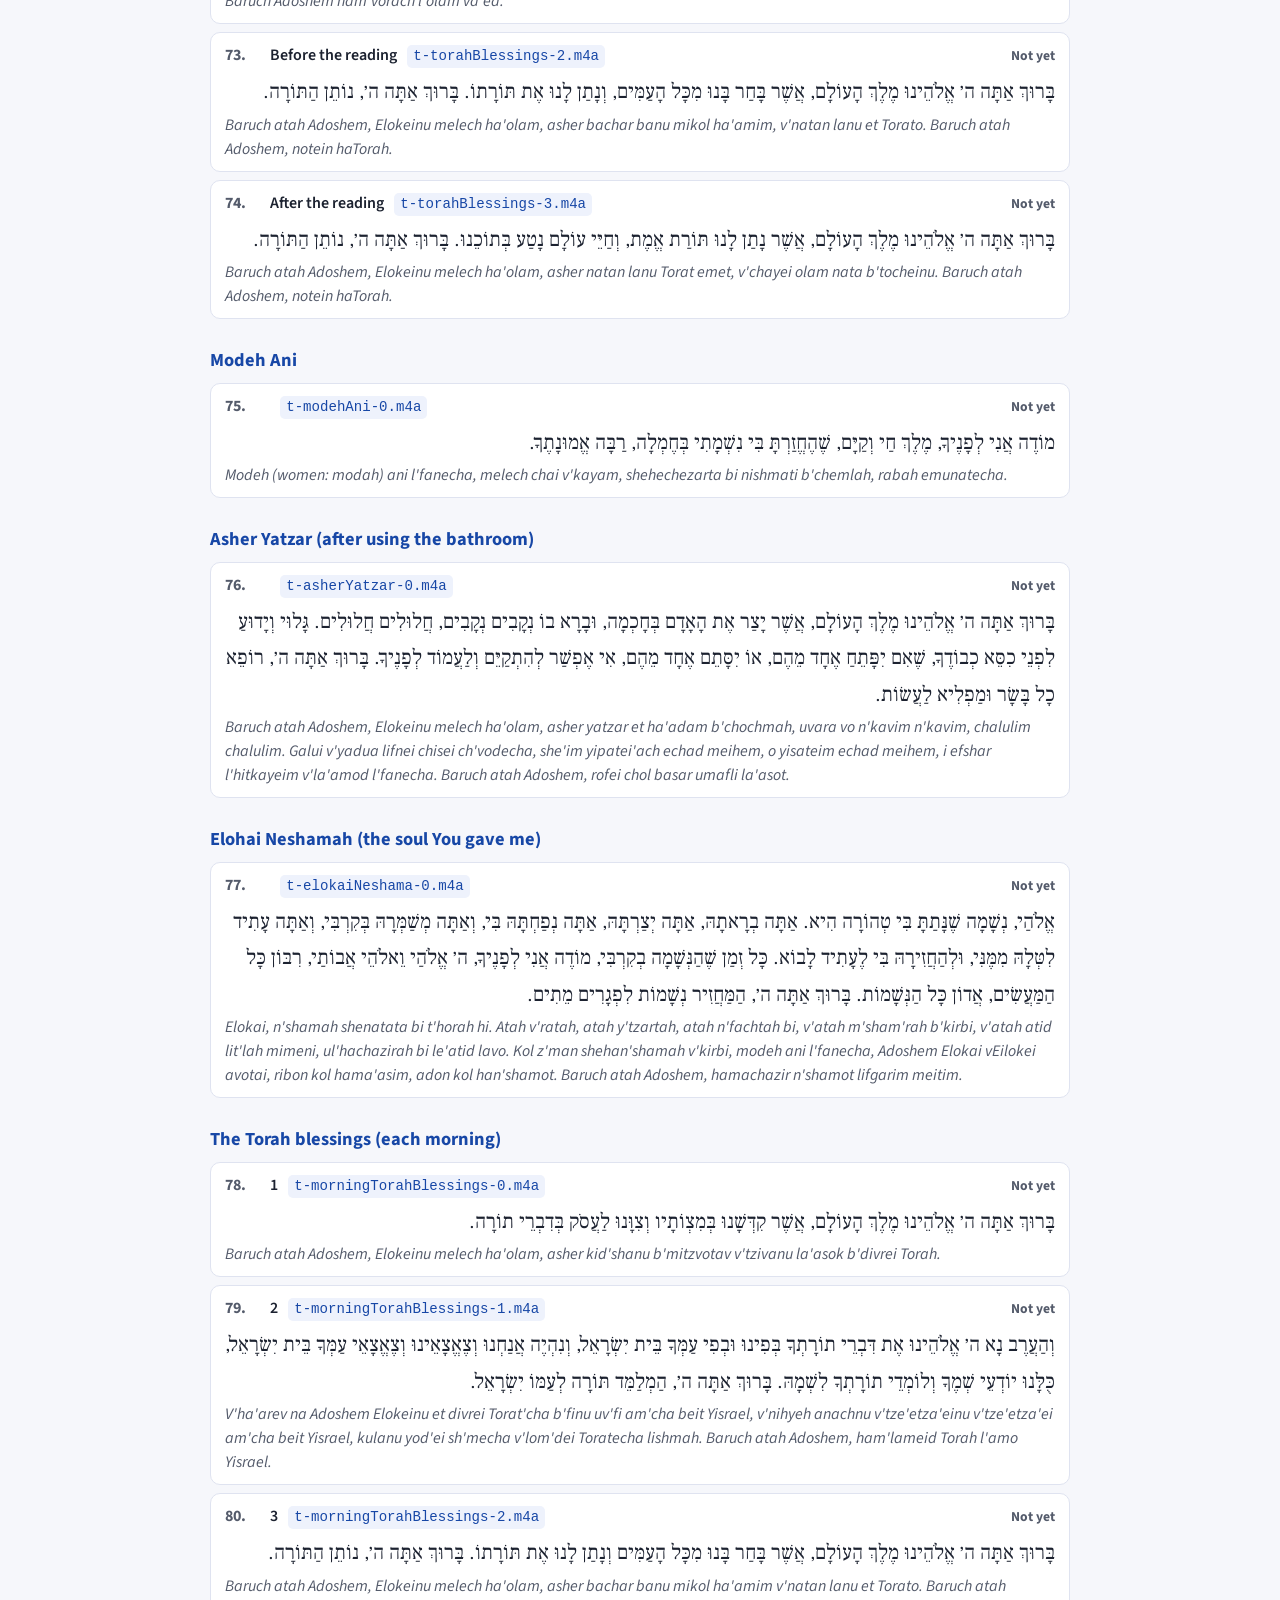
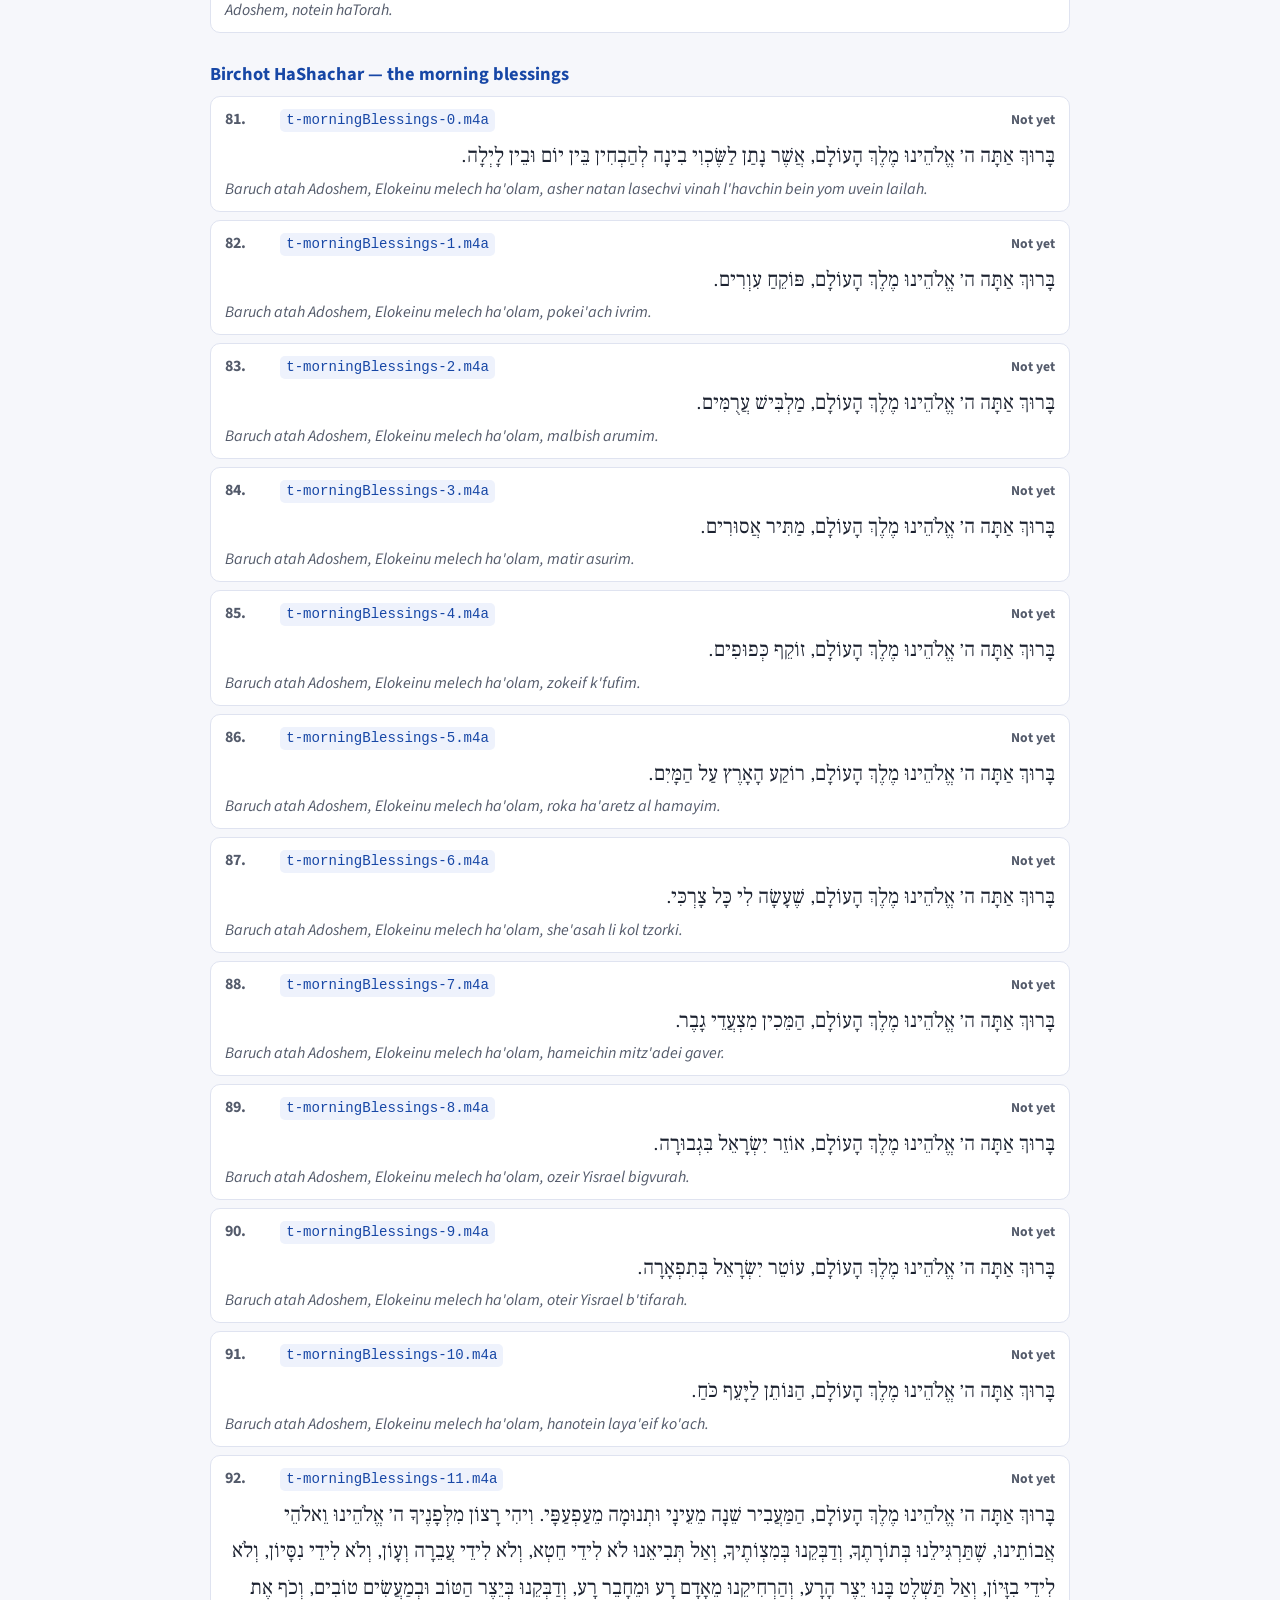
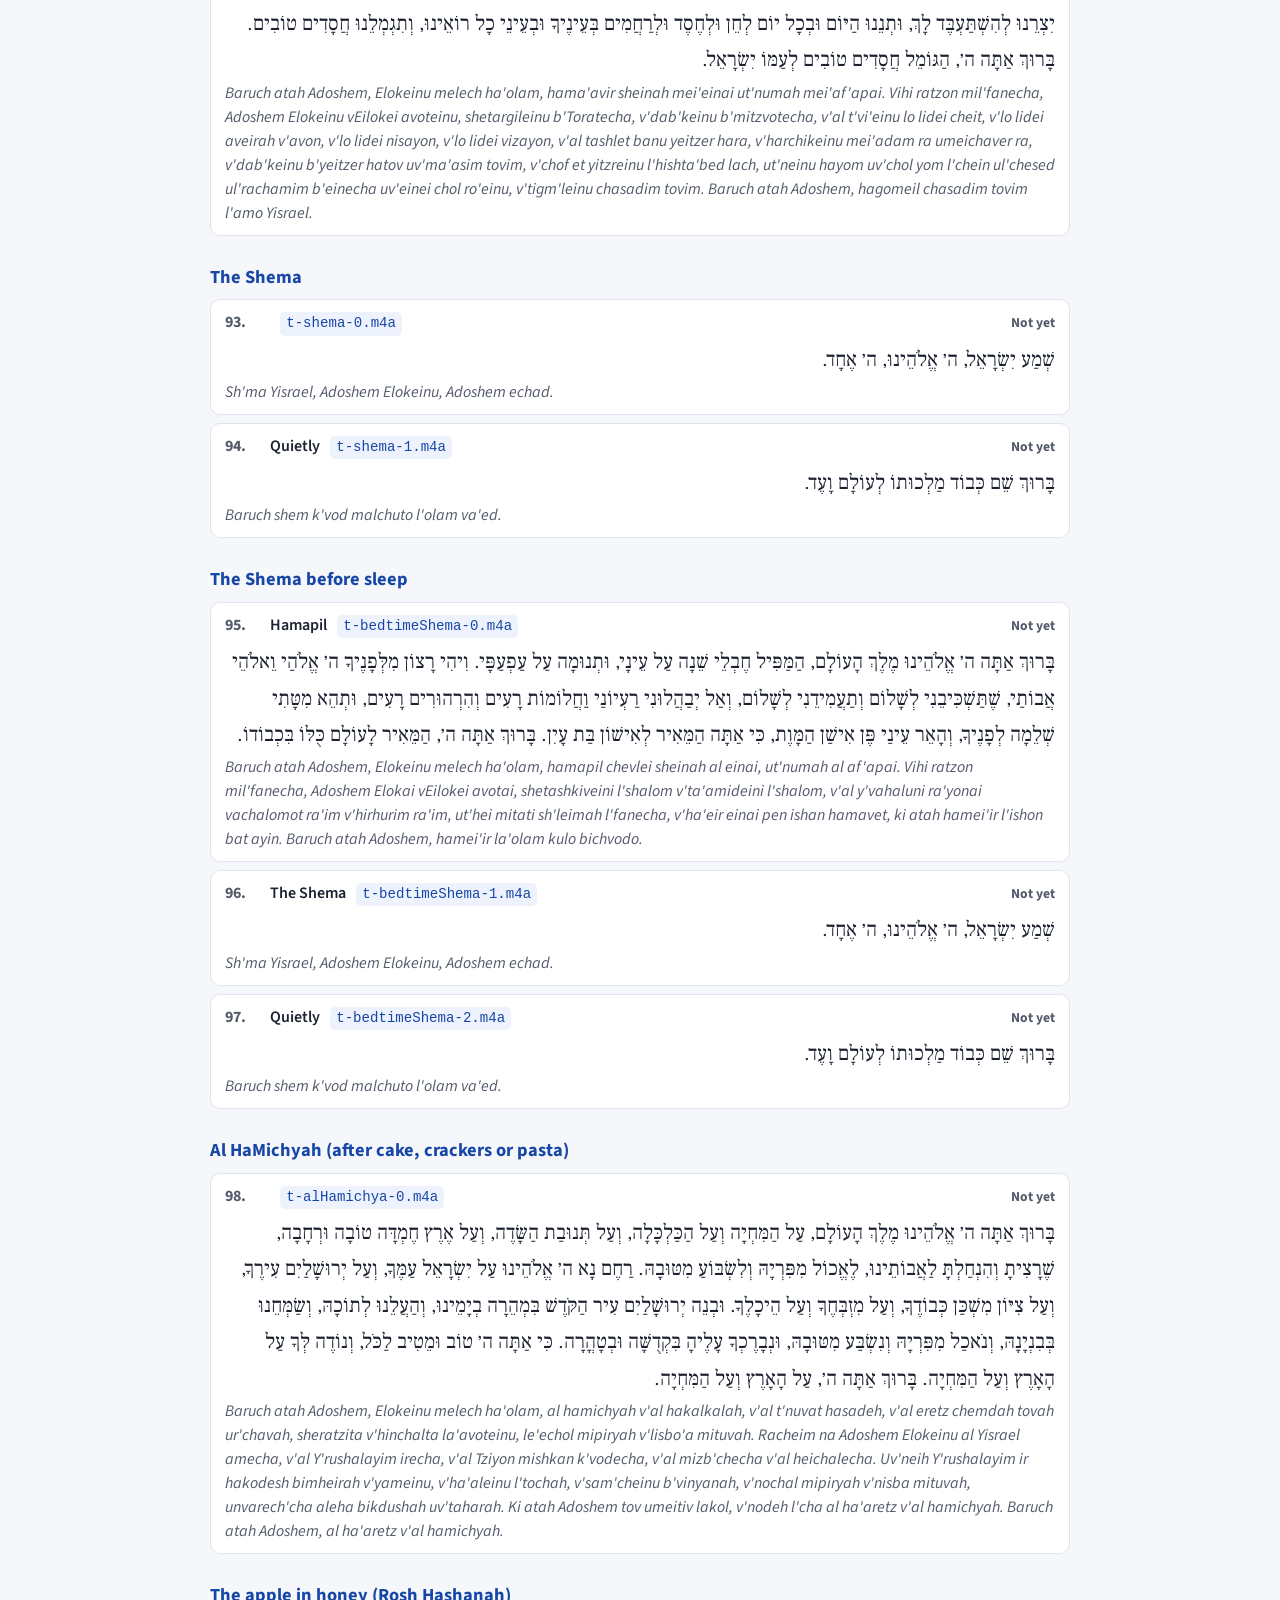
<file: recordings.html>
<!DOCTYPE html>
<html lang="en">
<head>
  <meta charset="UTF-8" />
  <meta name="viewport" content="width=device-width, initial-scale=1.0" />
  <meta name="robots" content="noindex" />
  <title>Blessing Recordings Checklist</title>
  <link rel="preconnect" href="https://fonts.googleapis.com">
  <link rel="preconnect" href="https://fonts.gstatic.com" crossorigin>
  <link href="https://fonts.googleapis.com/css2?family=Frank+Ruhl+Libre:wght@400;500&family=Source+Sans+3:wght@400;600&display=swap" rel="stylesheet">
  <style>
    :root { --blue: #1747a6; --ink: #1c2230; --soft: #545b6b; --line: #dfe3f0; --ok: #1f7a3a; --gold: #b98a2f; }
    * { box-sizing: border-box; }
    body { margin: 0; padding: 24px 16px 60px; background: #f6f7fb; color: var(--ink); font: 16px/1.5 "Source Sans 3", system-ui, sans-serif; }
    main { max-width: 860px; margin: 0 auto; }
    h1 { font-size: 1.5rem; margin: 0 0 4px; }
    h2 { font-size: 1.15rem; margin: 28px 0 8px; color: var(--blue); }
    .note { color: var(--soft); margin: 0 0 12px; }
    .how { background: #fff; border: 1px solid var(--line); border-left: 5px solid var(--gold); border-radius: 10px; padding: 12px 16px; }
    .how ol { margin: 6px 0 0; padding-left: 20px; }
    .how li { margin: 4px 0; }
    #progress { font-weight: 700; margin: 16px 0 4px; }
    .bar { height: 8px; background: var(--line); border-radius: 99px; overflow: hidden; }
    .bar i { display: block; height: 100%; background: var(--ok); width: 0; }
    .filter { margin: 14px 0 0; display: flex; gap: 16px; flex-wrap: wrap; font-size: 0.95rem; }
    .item { background: #fff; border: 1px solid var(--line); border-radius: 10px; padding: 10px 14px; margin-top: 8px; }
    .item.done { border-color: #bfe0c9; background: #f5fbf7; }
    .top { display: flex; gap: 10px; align-items: baseline; flex-wrap: wrap; }
    .num { font-weight: 700; color: var(--soft); min-width: 2.2em; }
    .label { font-weight: 600; }
    .file { font-family: ui-monospace, Consolas, monospace; font-size: 0.88rem; background: #eef2fc; color: var(--blue); padding: 1px 6px; border-radius: 5px; }
    .status { margin-left: auto; font-size: 0.85rem; font-weight: 700; color: var(--soft); }
    .done .status { color: var(--ok); }
    .he { font-family: "Frank Ruhl Libre", serif; font-size: 1.3rem; line-height: 1.75; direction: rtl; text-align: right; margin: 6px 0 2px; }
    .tr { font-style: italic; color: var(--soft); margin: 0; }
    button { font: inherit; font-size: 0.85rem; border: 1px solid var(--line); background: #fff; border-radius: 99px; padding: 2px 10px; cursor: pointer; color: var(--blue); }
    .hide-done .item.done { display: none; }
  </style>
</head>
<body>
<main>
  <h1>Blessing recordings — checklist</h1>
  <p class="note">Every line of Hebrew in the app that can have a recording, with the file name it needs. Until a line has its recording, the app's speaker button reads it with the visitor's device voice (when the device has a Hebrew voice).</p>

  <div class="how">
    <strong>How to record</strong>
    <ol>
      <li>Record each line on its own — a phone's voice-memo app is fine. A quiet room, phone about a hand's width away, a calm and clear pace.</li>
      <li>Say God's name (written ה׳) as <strong>"Adoshem"</strong>, and "Eloheinu" as <strong>"Elokeinu"</strong> (also "Elokim", "Elokai", "v'Elokei"), as in practice recordings. The transliteration below is already written that way.</li>
      <li>Name each file exactly as shown (for example <span class="file">b-hamotzi.m4a</span>). <strong>.m4a</strong> or <strong>.mp3</strong> both work.</li>
      <li>Send the files to Claude in this project (or put them in the <span class="file">audio/</span> folder and list them in <span class="file">js/audio.js</span>). Each one shows up in the app as soon as it's added.</li>
    </ol>
  </div>

  <p id="progress"></p>
  <div class="bar"><i id="bar"></i></div>
  <div class="filter"><label><input type="checkbox" id="hide-done"> Hide the ones already recorded</label></div>

  <div id="list"></div>
</main>

<script src="js/prayer-changes.js"></script>
<script src="js/daily-guide.js"></script>
<script src="js/prayer-texts.js"></script>
<script src="js/audio.js"></script>
<script>
// Each recordable line: the short blessings, then every line of the fixed texts
// (the same ids the app uses — see prayerLineAudioId in app.js).
function recordableLines() {
  const groups = [];
  groups.push({
    title: "Short blessings",
    lines: Object.keys(BLESSINGS).map(k => Object.assign({ id: `b-${k}`, label: BLESSINGS[k].name }, blessingText(k)))
  });
  Object.keys(PRAYER_TEXTS).forEach(key => {
    const t = PRAYER_TEXTS[key];
    if (typeof t === "function") return; // changes with the day: device voice only
    const lines = t.lines
      .map((l, i) => l && !l.audio ? Object.assign({ id: `t-${key}-${i}`, label: l.label || "" }, l) : null)
      .filter(Boolean);
    if (lines.length) groups.push({ title: t.name, lines });
  });
  return groups;
}

function render() {
  const list = document.getElementById("list");
  const groups = recordableLines();
  let total = 0, done = 0, n = 0;
  groups.forEach(g => {
    list.appendChild(Object.assign(document.createElement("h2"), { textContent: g.title }));
    g.lines.forEach(line => {
      n++;
      total++;
      const rec = audioRecording(line.id);
      if (rec) done++;
      const item = document.createElement("div");
      item.className = "item" + (rec ? " done" : "");
      const top = document.createElement("div");
      top.className = "top";
      top.innerHTML = `<span class="num"></span><span class="label"></span><span class="file"></span><span class="status"></span>`;
      top.querySelector(".num").textContent = n + ".";
      top.querySelector(".label").textContent = line.label;
      top.querySelector(".file").textContent = `${line.id}.m4a`;
      top.querySelector(".status").textContent = rec ? "✓ Recorded" : "Not yet";
      if (rec) {
        const play = document.createElement("button");
        play.type = "button";
        play.textContent = "▶ Play";
        play.addEventListener("click", () => new Audio(rec).play());
        top.appendChild(play);
      }
      item.appendChild(top);
      const he = document.createElement("p");
      he.className = "he";
      he.lang = "he";
      he.textContent = line.he;
      item.appendChild(he);
      const tr = document.createElement("p");
      tr.className = "tr";
      tr.textContent = transliterationForSpeech(line.tr);
      item.appendChild(tr);
      list.appendChild(item);
    });
  });
  document.getElementById("progress").textContent = `${done} of ${total} recorded`;
  document.getElementById("bar").style.width = `${total ? (done / total) * 100 : 0}%`;
}

document.getElementById("hide-done").addEventListener("change", e => document.body.classList.toggle("hide-done", e.target.checked));
render();
</script>
</body>
</html>
</file>
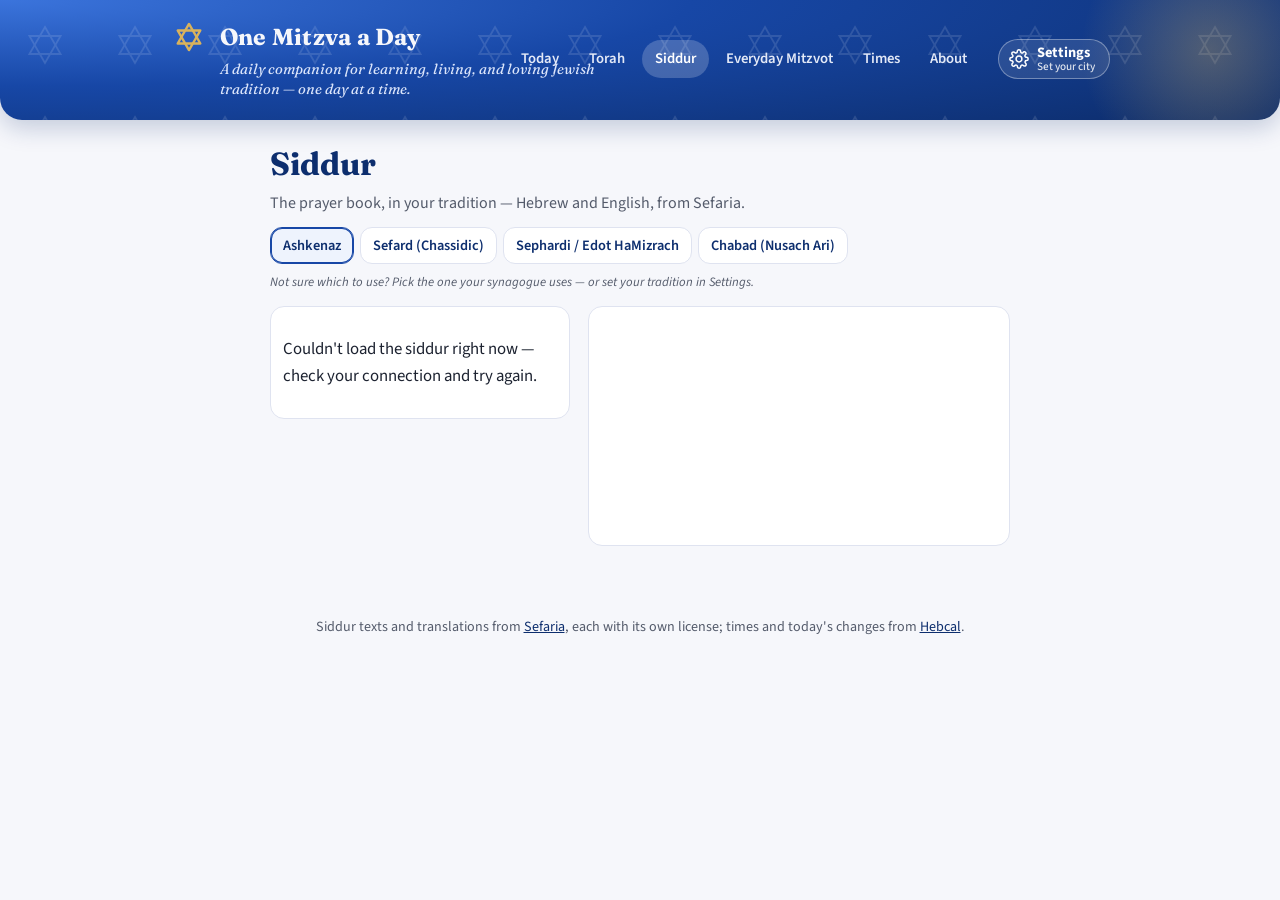
<file: siddur.html>
<!DOCTYPE html>
<html lang="en">
<head>
  <meta charset="UTF-8" />
  <meta name="viewport" content="width=device-width, initial-scale=1.0, viewport-fit=cover" />
  <title>Siddur — One Mitzva a Day</title>
  <meta name="description" content="An online siddur in your nusach — Ashkenaz, Sefard, Sephardi or Chabad — in Hebrew and English." />
  <link rel="manifest" href="manifest.json" />
  <meta name="theme-color" content="#1747a6" />
  <link rel="icon" type="image/png" sizes="192x192" href="icons/icon-192.png" />
  <link rel="apple-touch-icon" href="icons/apple-touch-icon.png" />
  <meta name="apple-mobile-web-app-capable" content="yes" />
  <meta name="mobile-web-app-capable" content="yes" />
  <meta name="apple-mobile-web-app-title" content="One Mitzva" />
  <link rel="preconnect" href="https://fonts.googleapis.com">
  <link rel="preconnect" href="https://fonts.gstatic.com" crossorigin>
  <link href="https://fonts.googleapis.com/css2?family=Fraunces:ital,opsz,wght@0,9..144,400;0,9..144,600;0,9..144,700;1,9..144,500&family=Frank+Ruhl+Libre:wght@400;500;700&family=Source+Sans+3:wght@400;500;600&display=swap" rel="stylesheet">
  <link rel="stylesheet" href="css/style.css" />
</head>
<body class="siddur-page" data-page="siddur">
  <header class="site-bar">
    <span class="sb-stars" aria-hidden="true"></span>
    <span class="sb-glow" aria-hidden="true"></span>
    <div class="wrap site-bar-inner">
      <a class="sb-brand" href="./" aria-label="One Mitzva a Day — Today">
        <span class="sb-mark" aria-hidden="true">
          <svg viewBox="0 0 64 64" xmlns="http://www.w3.org/2000/svg">
            <polygon points="32,10 51.05,43 12.95,43" fill="none" stroke="currentColor" stroke-width="4" stroke-linejoin="round"/>
            <polygon points="32,54 12.95,21 51.05,21" fill="none" stroke="currentColor" stroke-width="4" stroke-linejoin="round"/>
          </svg>
        </span>
        <span class="sb-name">One Mitzva a Day</span>
      </a>
      <nav class="sb-links" aria-label="Pages">
        <a href="./" data-page="today">Today</a>
        <a href="torah.html" data-page="torah">Torah</a>
        <a href="siddur.html" data-page="siddur">Siddur</a>
        <a href="mitzvot.html" data-page="mitzvot">Everyday Mitzvot</a>
        <a href="zmanim.html" data-page="zmanim">Times</a>
        <a href="about.html" data-page="about">About</a>
      </nav>
      <button class="sb-settings" id="nav-settings" type="button" aria-label="Settings">
        <span class="sb-gear" aria-hidden="true"></span>
        <span class="sb-set-text"><b>Settings</b><small id="nav-settings-city"></small></span>
      </button>
      <p class="sb-tag">A daily companion for learning, living, and loving Jewish tradition — one day at a time.</p>
    </div>
  </header>

  <main class="wrap" id="sd-app">
    <noscript><p>This page needs JavaScript to show the siddur.</p></noscript>
  </main>

  <nav class="tab-bar" id="tab-bar" aria-label="Pages">
    <a href="./" data-page="today" data-icon="star">Today</a>
    <a href="torah.html" data-page="torah" data-icon="tablets">Torah</a>
    <a href="siddur.html" data-page="siddur" data-icon="siddur">Siddur</a>
    <a href="mitzvot.html" data-page="mitzvot" data-icon="hand">Mitzvot</a>
    <a href="zmanim.html" data-page="zmanim" data-icon="sunrise">Times</a>
  </nav>

  <footer class="site-footer">
    <div class="wrap">
      <p>Siddur texts and translations from <a href="https://www.sefaria.org" target="_blank" rel="noopener">Sefaria</a>, each with its own license; times and today's changes from <a href="https://www.hebcal.com" target="_blank" rel="noopener">Hebcal</a>.</p>
    </div>
  </footer>

  <script src="js/config.js"></script>
  <script src="js/integrations.js"></script>
  <script src="js/icons.js"></script>
  <script src="js/profile.js"></script>
  <script src="js/settings.js"></script>
  <script src="js/nav.js"></script>
  <script src="js/audio.js"></script>
  <script src="js/ui.js"></script>
  <script src="js/offline.js"></script>
  <script src="js/prayers.js"></script>
  <script src="js/prayer-changes.js"></script>
  <script src="js/siddur-page.js"></script>
</body>
</html>
</file>
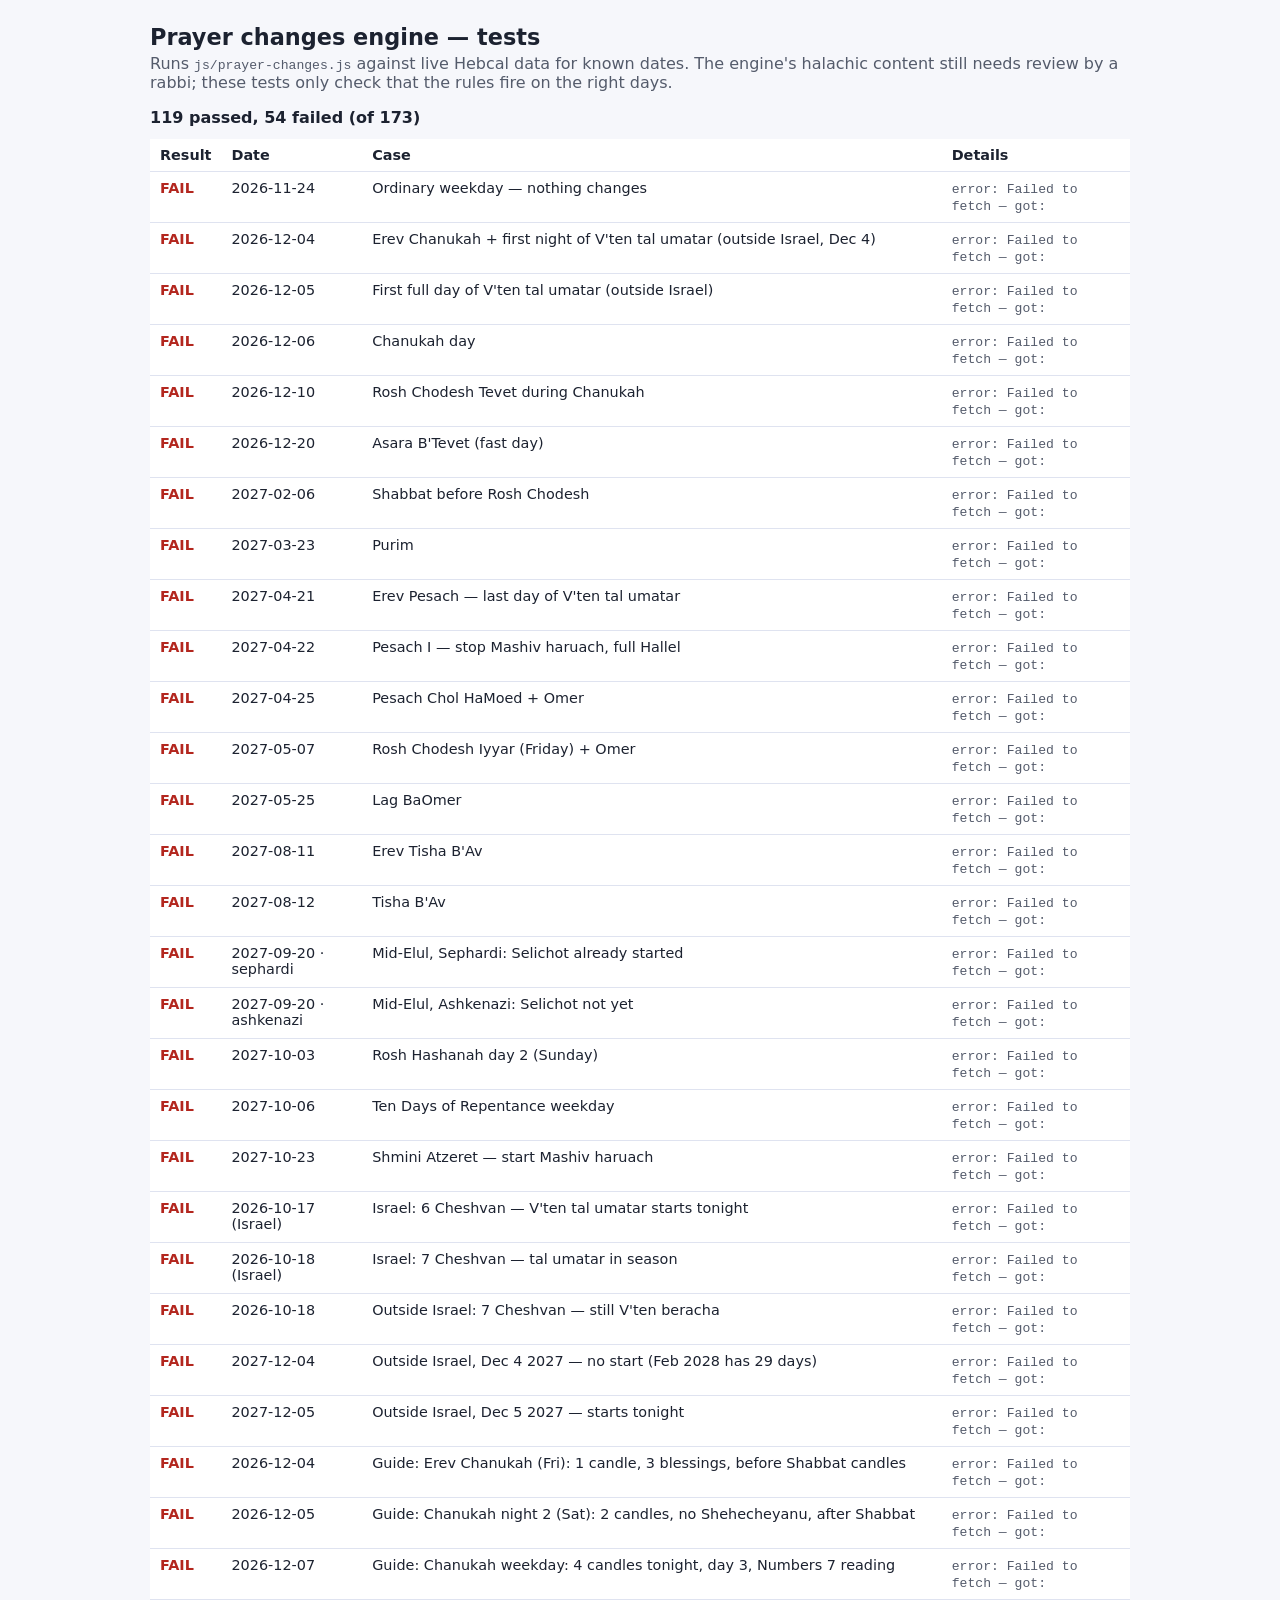
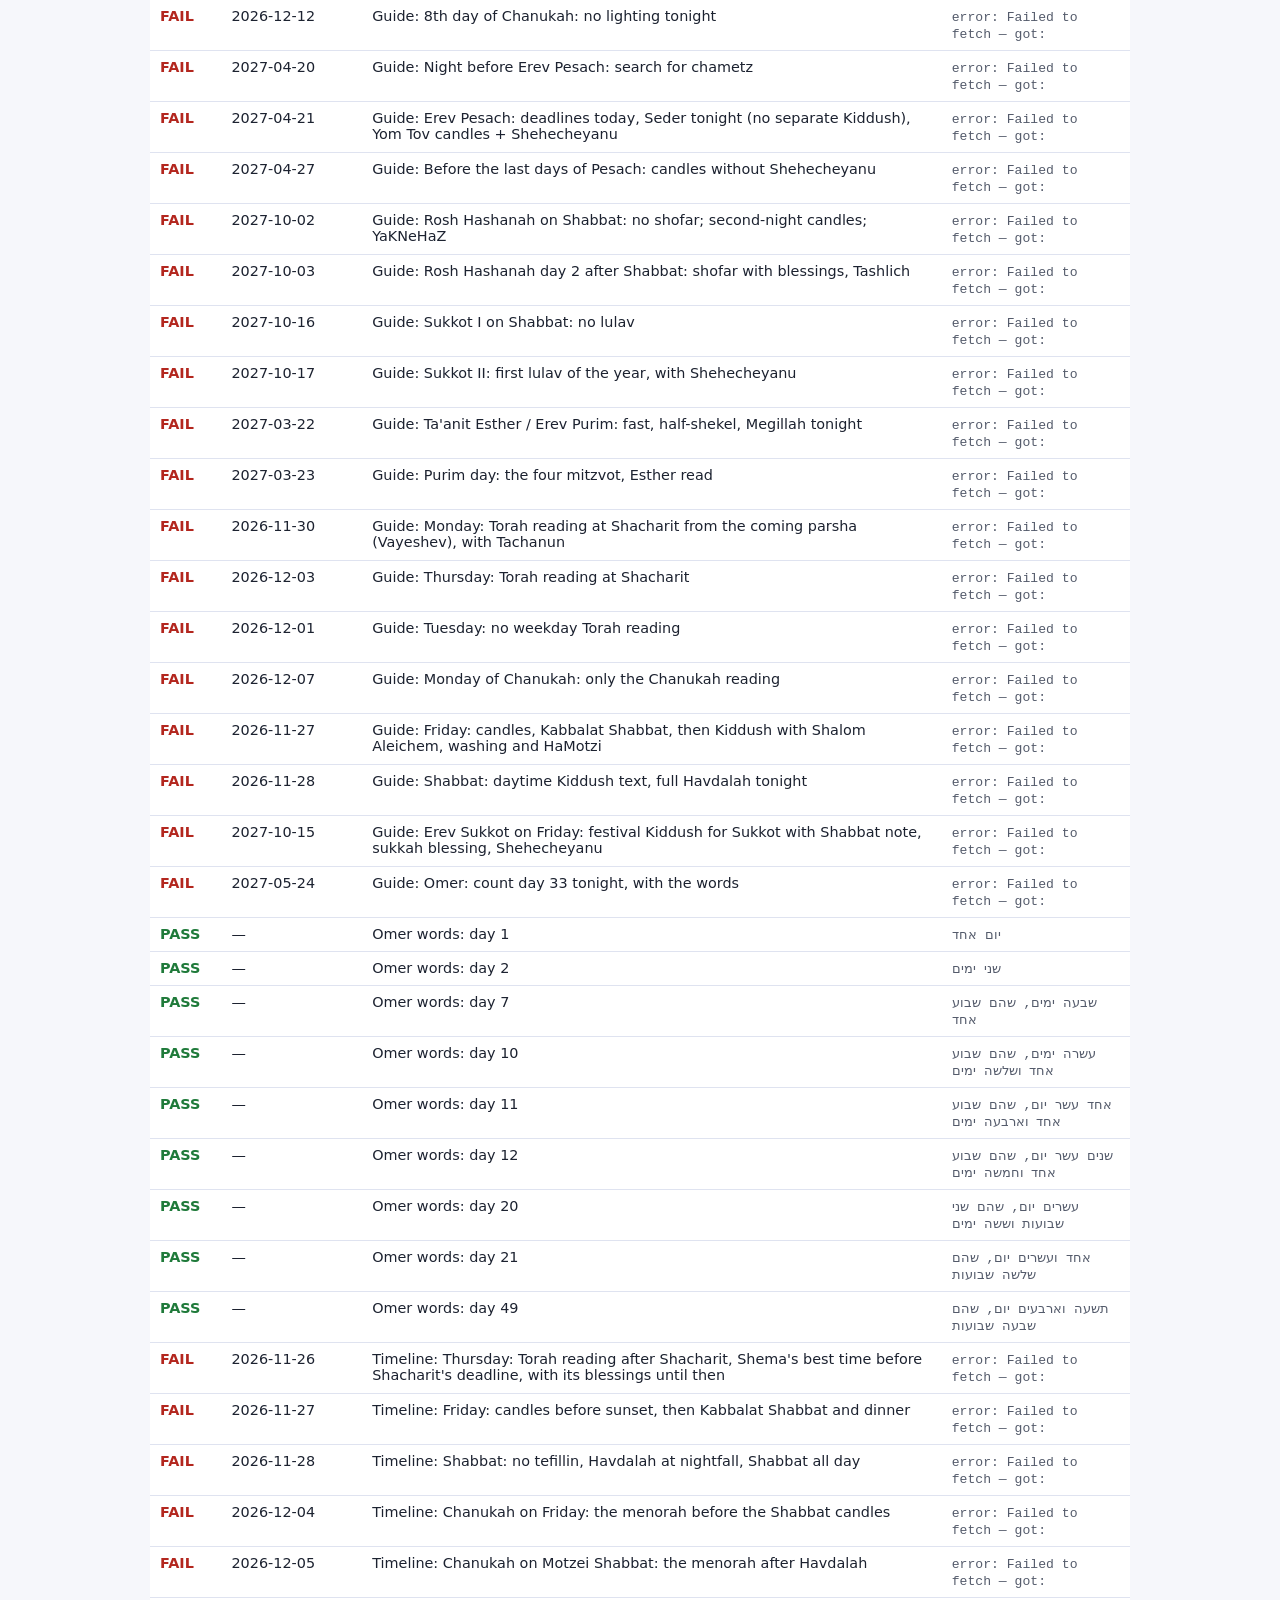
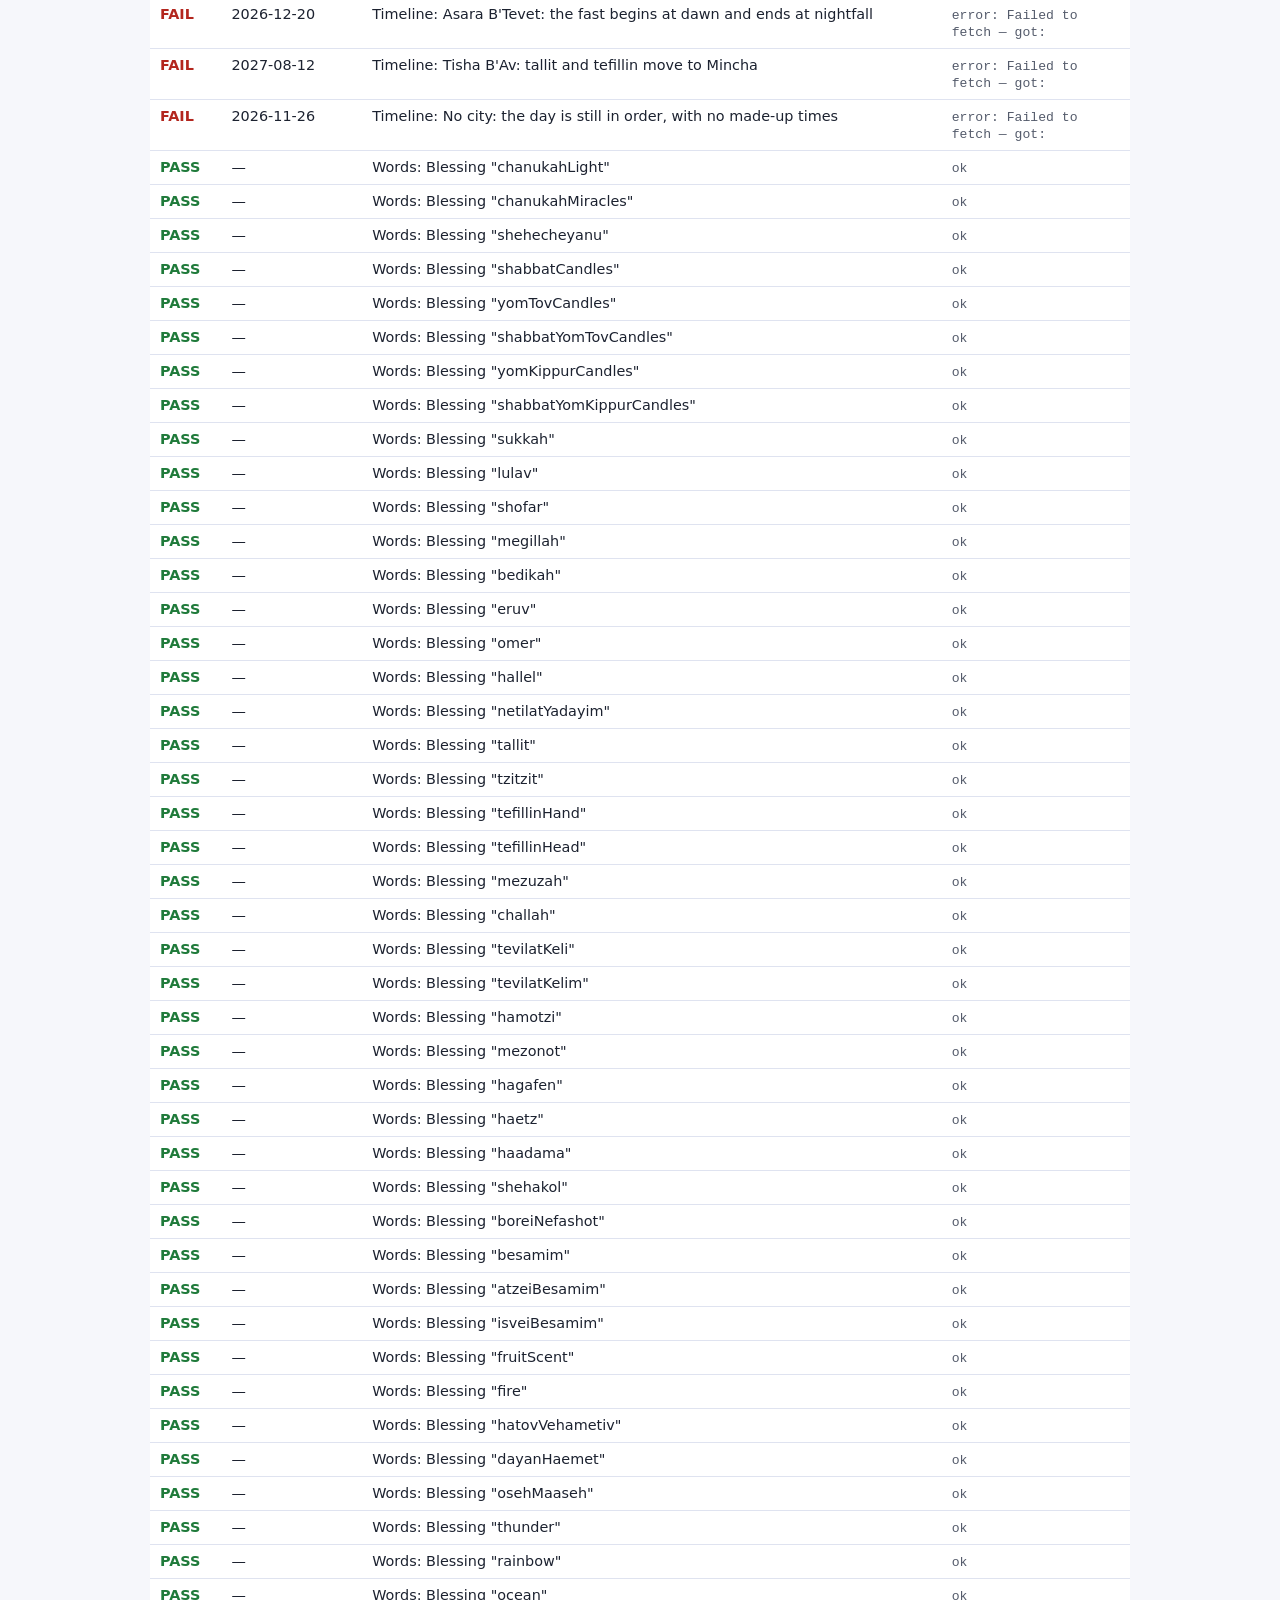
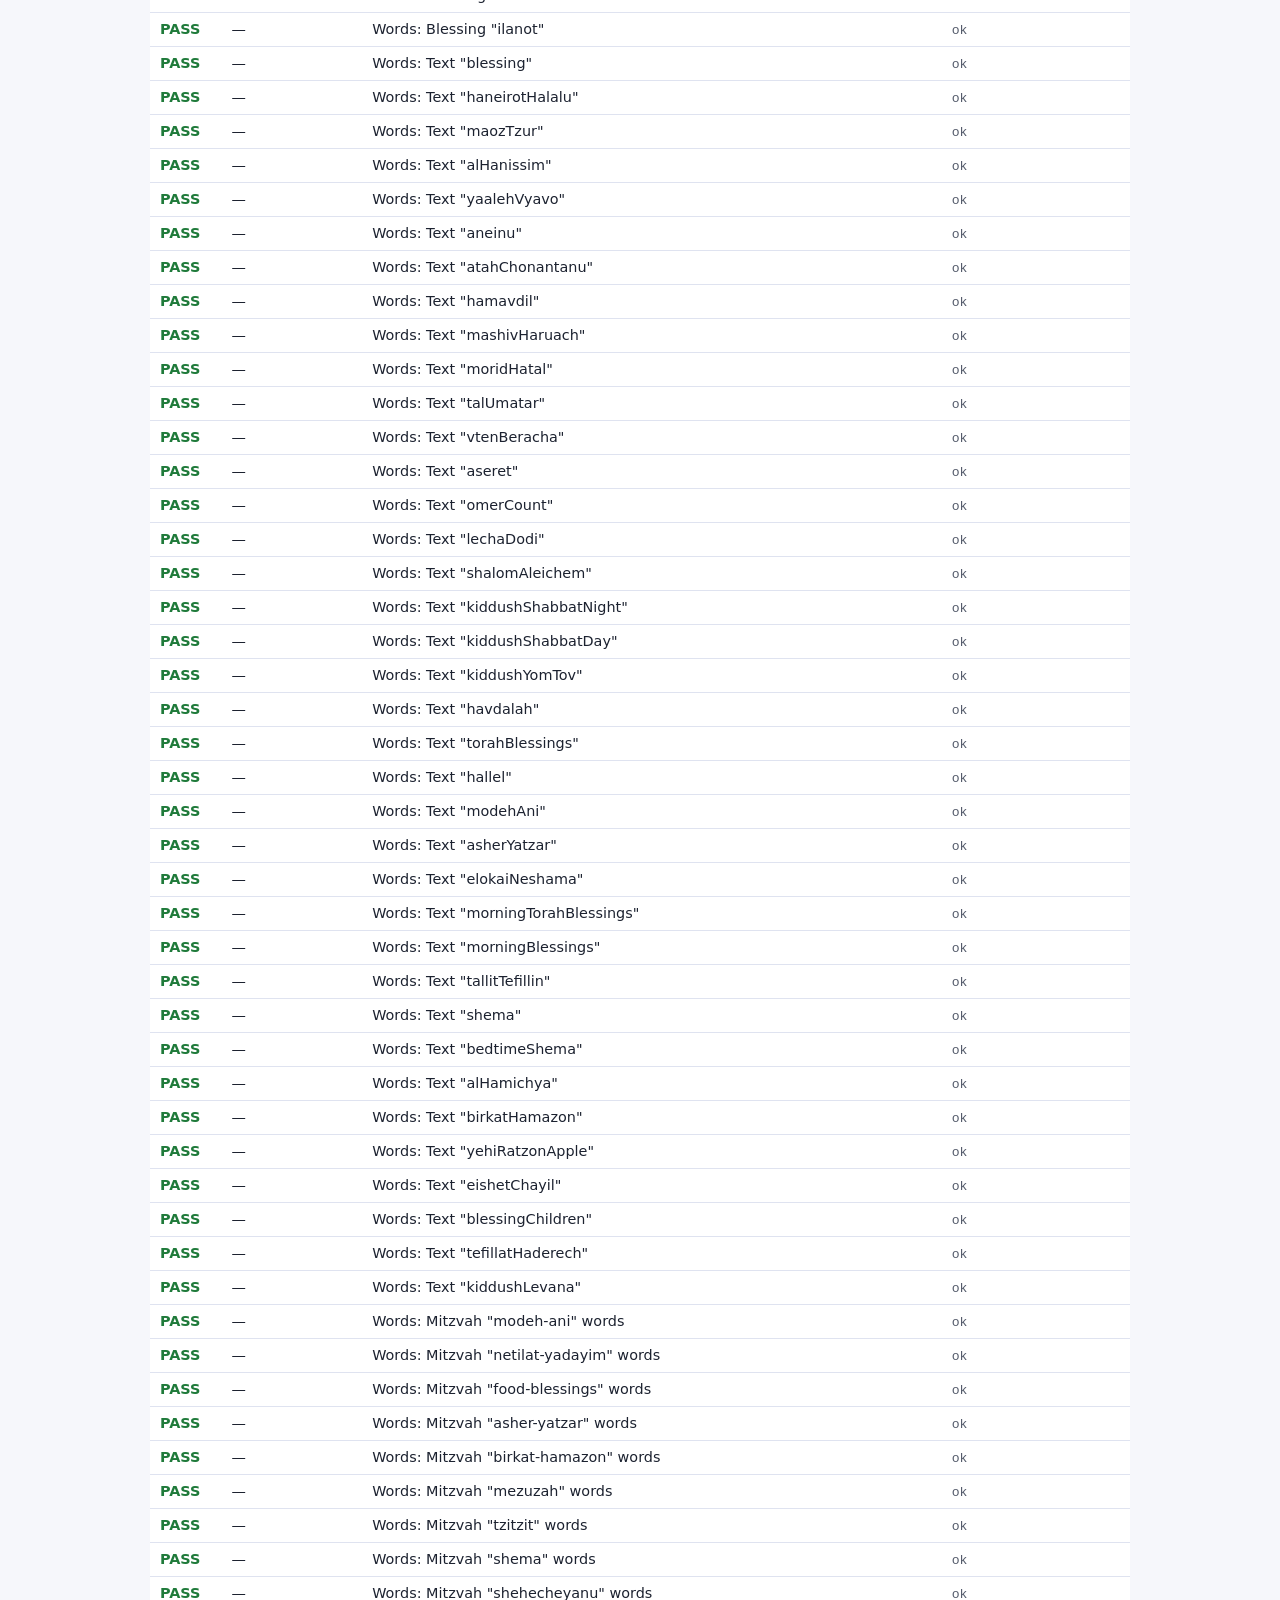
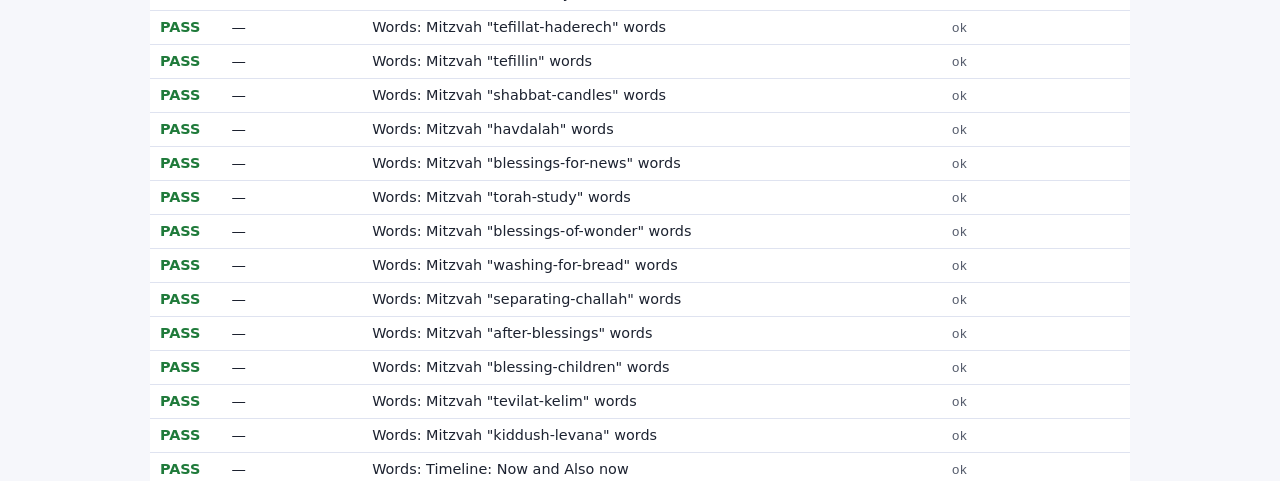
<file: tests.html>
<!DOCTYPE html>
<html lang="en">
<head>
  <meta charset="UTF-8" />
  <meta name="viewport" content="width=device-width, initial-scale=1.0" />
  <meta name="robots" content="noindex" />
  <title>Prayer Changes Tests</title>
  <style>
    :root { --ok: #1f7a3a; --bad: #b3261e; --ink: #1c2230; --soft: #545b6b; --line: #dfe3f0; }
    body { font-family: system-ui, sans-serif; color: var(--ink); background: #f6f7fb; margin: 0; padding: 24px 16px; }
    main { max-width: 980px; margin: 0 auto; }
    h1 { font-size: 1.4rem; margin: 0 0 4px; }
    p.note { color: var(--soft); margin: 0 0 16px; }
    #summary { font-weight: 700; margin: 12px 0; }
    table { width: 100%; border-collapse: collapse; background: #fff; font-size: 0.9rem; }
    th, td { text-align: left; padding: 8px 10px; border-bottom: 1px solid var(--line); vertical-align: top; }
    td.pass { color: var(--ok); font-weight: 700; }
    td.fail { color: var(--bad); font-weight: 700; }
    code { font-size: 0.82rem; color: var(--soft); }
    .wrap { overflow-x: auto; }
  </style>
</head>
<body>
<main>
  <h1>Prayer changes engine — tests</h1>
  <p class="note">Runs <code>js/prayer-changes.js</code> against live Hebcal data for known dates. The engine's halachic content still needs review by a rabbi; these tests only check that the rules fire on the right days.</p>
  <div id="summary">Running…</div>
  <div class="wrap">
    <table>
      <thead><tr><th>Result</th><th>Date</th><th>Case</th><th>Details</th></tr></thead>
      <tbody id="results"></tbody>
    </table>
  </div>
</main>

<script src="js/prayer-changes.js"></script>
<script src="js/daily-guide.js"></script>
<script src="js/prayer-texts.js"></script>
<script src="js/timeline.js"></script>
<script src="js/mitzvot.js"></script>
<script src="js/audio.js"></script>
<script>
// Each case: date, calendar (israel), optional community, and the item ids that
// must / must not appear in today / tonight / season.
const CASES = [
  { date: "2026-11-24", name: "Ordinary weekday — nothing changes", todayEmpty: true, season: ["vten-beracha", "mashiv-haruach"] },
  { date: "2026-12-04", name: "Erev Chanukah + first night of V'ten tal umatar (outside Israel, Dec 4)", tonight: ["al-hanissim-tonight", "tal-umatar-start"], season: ["vten-beracha"] },
  { date: "2026-12-05", name: "First full day of V'ten tal umatar (outside Israel)", season: ["tal-umatar"], notSeason: ["vten-beracha"] },
  { date: "2026-12-06", name: "Chanukah day", today: ["al-hanissim", "hallel-full", "no-tachanun"] },
  { date: "2026-12-10", name: "Rosh Chodesh Tevet during Chanukah", today: ["yaaleh-vyavo", "musaf", "hallel-full", "al-hanissim", "no-tachanun"], notToday: ["hallel-half"] },
  { date: "2026-12-20", name: "Asara B'Tevet (fast day)", today: ["aneinu", "fast-torah", "fast-selichot"] },
  { date: "2027-02-06", name: "Shabbat before Rosh Chodesh", today: ["shabbat"], tonight: ["yaaleh-tonight", "atah-chonantanu"] },
  { date: "2027-03-23", name: "Purim", today: ["al-hanissim", "megillah", "no-tachanun", "no-hallel"] },
  { date: "2027-04-21", name: "Erev Pesach — last day of V'ten tal umatar", today: ["tal-umatar-end", "no-tachanun"], season: ["tal-umatar"] },
  { date: "2027-04-22", name: "Pesach I — stop Mashiv haruach, full Hallel", today: ["tal", "hallel-full", "yom-tov"], season: ["vten-beracha"] },
  { date: "2027-04-25", name: "Pesach Chol HaMoed + Omer", today: ["hallel-half", "yaaleh-vyavo", "musaf", "omer-today"], tonight: ["omer-tonight"], season: ["morid-hatal"] },
  { date: "2027-05-07", name: "Rosh Chodesh Iyyar (Friday) + Omer", today: ["yaaleh-vyavo", "musaf", "hallel-half", "no-tachanun", "omer-today"] },
  { date: "2027-05-25", name: "Lag BaOmer", today: ["no-tachanun", "omer-today"] },
  { date: "2027-08-11", name: "Erev Tisha B'Av", tonight: ["eichah"] },
  { date: "2027-08-12", name: "Tisha B'Av", today: ["aneinu", "fast-torah", "tisha-bav", "no-tachanun"], notToday: ["fast-selichot"] },
  { date: "2027-09-20", name: "Mid-Elul, Sephardi: Selichot already started", community: "sephardi", today: ["selichot"], season: ["ldavid"] },
  { date: "2027-09-20", name: "Mid-Elul, Ashkenazi: Selichot not yet", community: "ashkenazi", notToday: ["selichot"], season: ["ldavid"] },
  { date: "2027-10-03", name: "Rosh Hashanah day 2 (Sunday)", today: ["rosh-hashana", "avinu-malkeinu", "no-hallel"] },
  { date: "2027-10-06", name: "Ten Days of Repentance weekday", today: ["aseret-changes", "avinu-malkeinu", "selichot"] },
  { date: "2027-10-23", name: "Shmini Atzeret — start Mashiv haruach", today: ["geshem", "hallel-full", "yom-tov"] },
  { date: "2026-10-17", name: "Israel: 6 Cheshvan — V'ten tal umatar starts tonight", israel: true, tonight: ["tal-umatar-start"] },
  { date: "2026-10-18", name: "Israel: 7 Cheshvan — tal umatar in season", israel: true, season: ["tal-umatar"] },
  { date: "2026-10-18", name: "Outside Israel: 7 Cheshvan — still V'ten beracha", season: ["vten-beracha"] },
  { date: "2027-12-04", name: "Outside Israel, Dec 4 2027 — no start (Feb 2028 has 29 days)", notTonight: ["tal-umatar-start"], season: ["vten-beracha"] },
  { date: "2027-12-05", name: "Outside Israel, Dec 5 2027 — starts tonight", tonight: ["tal-umatar-start"] }
];

// "What to do today" guide: item ids that must appear, and checks on details
// (blessings said, titles) that a reader must not get wrong.
const GUIDE_CASES = [
  { date: "2026-12-04", name: "Erev Chanukah (Fri): 1 candle, 3 blessings, before Shabbat candles", tonight: ["chanukah-lights", "candles"], check: g => {
      const c = g.tonight.find(i => i.id === "chanukah-lights");
      return c.title.includes("Light 1 Chanukah candle") && c.blessings.includes("shehecheyanu") && c.blessings.length === 3 && /Before the Shabbat candles/.test(c.when);
    } },
  { date: "2026-12-05", name: "Chanukah night 2 (Sat): 2 candles, no Shehecheyanu, after Shabbat", tonight: ["chanukah-lights", "havdalah"], check: g => {
      const c = g.tonight.find(i => i.id === "chanukah-lights");
      return c.title.includes("Light 2 Chanukah candles") && !c.blessings.includes("shehecheyanu") && /After Shabbat/.test(c.when);
    } },
  { date: "2026-12-07", name: "Chanukah weekday: 4 candles tonight, day 3, Numbers 7 reading", tonight: ["chanukah-lights"], today: ["chanukah-day"], check: g =>
      g.tonight[0].title.includes("Light 4") && g.today.find(i => i.id === "chanukah-day").title === "Day 3 of Chanukah" && g.read.some(r => r.title.includes("Numbers 7:24–35")) },
  { date: "2026-12-12", name: "8th day of Chanukah: no lighting tonight", today: ["chanukah-day"], notTonight: ["chanukah-lights"], check: g => /eighth day/.test(g.today.find(i => i.id === "chanukah-day").title) },
  { date: "2027-04-20", name: "Night before Erev Pesach: search for chametz", tonight: ["bedikat-chametz"] },
  { date: "2027-04-21", name: "Erev Pesach: deadlines today, Seder tonight (no separate Kiddush), Yom Tov candles + Shehecheyanu", today: ["erev-pesach-day"], tonight: ["seder", "candles"], notTonight: ["kiddush"], check: g => {
      const c = g.tonight.find(i => i.id === "candles");
      return c.blessings[0] === "yomTovCandles" && c.blessings.includes("shehecheyanu");
    } },
  { date: "2027-04-27", name: "Before the last days of Pesach: candles without Shehecheyanu", tonight: ["candles"], check: g => !g.tonight.find(i => i.id === "candles").blessings.includes("shehecheyanu") },
  { date: "2027-10-02", name: "Rosh Hashanah on Shabbat: no shofar; second-night candles; YaKNeHaZ", today: ["shofar"], tonight: ["candles", "kiddush"], check: g =>
      /No shofar/.test(g.today.find(i => i.id === "shofar").title) && /YaKNeHaZ/.test(g.tonight.find(i => i.id === "kiddush").title) && /second night/.test(g.tonight.find(i => i.id === "candles").title) },
  { date: "2027-10-03", name: "Rosh Hashanah day 2 after Shabbat: shofar with blessings, Tashlich", today: ["shofar", "tashlich"], check: g => g.today.find(i => i.id === "shofar").blessings.length === 2 },
  { date: "2027-10-16", name: "Sukkot I on Shabbat: no lulav", today: ["no-lulav", "sukkah-day"], notToday: ["lulav"] },
  { date: "2027-10-17", name: "Sukkot II: first lulav of the year, with Shehecheyanu", today: ["lulav"], check: g => g.today.find(i => i.id === "lulav").blessings.includes("shehecheyanu") },
  { date: "2027-03-22", name: "Ta'anit Esther / Erev Purim: fast, half-shekel, Megillah tonight", today: ["fast", "half-shekel"], tonight: ["megillah-night"] },
  { date: "2027-03-23", name: "Purim day: the four mitzvot, Esther read", today: ["purim-day"], check: g => g.read.some(r => r.id === "esther") },
  { date: "2026-11-30", name: "Monday: Torah reading at Shacharit from the coming parsha (Vayeshev), with Tachanun", today: ["weekday-torah"], check: g => {
      const i = g.today.find(x => x.id === "weekday-torah");
      return /Monday/.test(i.title) && i.steps[0].includes("Vayeshev") && i.steps[0].includes("Genesis 37:1–11") && /V'hu Rachum/.test(i.steps[1]);
    } },
  { date: "2026-12-03", name: "Thursday: Torah reading at Shacharit", today: ["weekday-torah"] },
  { date: "2026-12-01", name: "Tuesday: no weekday Torah reading", notToday: ["weekday-torah"] },
  { date: "2026-12-07", name: "Monday of Chanukah: only the Chanukah reading", notToday: ["weekday-torah"] },
  { date: "2026-11-27", name: "Friday: candles, Kabbalat Shabbat, then Kiddush with Shalom Aleichem, washing and HaMotzi", tonight: ["candles", "kabbalat-shabbat", "kiddush"], check: g => {
      const k = g.tonight.find(i => i.id === "kiddush");
      const keys = k.texts.map(t => t.key);
      const order = g.tonight.map(i => i.id);
      const blessingOrder = k.texts.filter(t => t.key === "blessing").map(t => t.opts.key).join(",");
      return keys.indexOf("shalomAleichem") === 0 && keys.indexOf("kiddushShabbatNight") === 1 && blessingOrder === "netilatYadayim,hamotzi" &&
        order.indexOf("candles") < order.indexOf("kabbalat-shabbat") && order.indexOf("kabbalat-shabbat") < order.indexOf("kiddush");
    } },
  { date: "2026-11-28", name: "Shabbat: daytime Kiddush text, full Havdalah tonight", today: ["shabbat-day"], tonight: ["havdalah"], check: g => {
      const h = getPrayerText("havdalah", g.tonight.find(i => i.id === "havdalah").texts.find(t => t.key === "havdalah").opts);
      return g.today.find(i => i.id === "shabbat-day").texts[0].key === "kiddushShabbatDay" && h.lines.length === 5;
    } },
  { date: "2027-10-15", name: "Erev Sukkot on Friday: festival Kiddush for Sukkot with Shabbat note, sukkah blessing, Shehecheyanu", tonight: ["kiddush"], check: g => {
      const ref = g.tonight.find(i => i.id === "kiddush").texts[0];
      const t = getPrayerText(ref.key, ref.opts);
      return ref.key === "kiddushYomTov" && t.lines[1].he.includes("חַג הַסֻּכּוֹת הַזֶּה") && /also Shabbat/.test(t.note) && t.lines.some(l => /sukkah/i.test(l.label)) && t.lines.some(l => l.label === "Shehecheyanu");
    } },
  { date: "2027-05-24", name: "Omer: count day 33 tonight, with the words", tonight: ["count-omer"], check: g => {
      const ref = g.tonight.find(i => i.id === "count-omer").texts[0];
      return getPrayerText(ref.key, ref.opts).lines[1].he === "היום שלשה ושלשים יום, שהם ארבעה שבועות וחמשה ימים לעמר.";
    } }
];

// The Omer count words for a few tricky days.
const OMER_WORDS = {
  1: "יום אחד", 2: "שני ימים", 7: "שבעה ימים, שהם שבוע אחד", 10: "עשרה ימים, שהם שבוע אחד ושלשה ימים",
  11: "אחד עשר יום, שהם שבוע אחד וארבעה ימים", 12: "שנים עשר יום, שהם שבוע אחד וחמשה ימים",
  20: "עשרים יום, שהם שני שבועות וששה ימים", 21: "אחד ועשרים יום, שהם שלשה שבועות",
  49: "תשעה וארבעים יום, שהם שבעה שבועות"
};

// The day timeline (js/timeline.js) for New York: each item lands in the right
// part of the day. `in`: [item id, part]; `out`: ids that must not appear.
const TIMELINE_CASES = [
  { date: "2026-11-26", name: "Thursday: Torah reading after Shacharit, Shema's best time before Shacharit's deadline, with its blessings until then",
    in: [["guide-weekday-torah", "morning"], ["tefillin", "morning"], ["shacharit", "morning"], ["mincha", "afternoon"], ["maariv", "evening"]],
    out: ["no-tefillin", "fast-begins"],
    check: d => tlItem(d, "shema").due < tlItem(d, "shacharit").due && +tlItem(d, "shema").end === +tlItem(d, "shacharit").due && +tlItem(d, "shacharit").end === +d.z.chatzot },
  { date: "2026-11-27", name: "Friday: candles before sunset, then Kabbalat Shabbat and dinner",
    in: [["guide-candles", "afternoon"], ["guide-kabbalat-shabbat", "evening"], ["guide-kiddush", "evening"]],
    check: d => tlItem(d, "guide-candles").end <= d.z.sunset && tlItem(d, "maariv").title === "Maariv for Shabbat" },
  { date: "2026-11-28", name: "Shabbat: no tefillin, Havdalah at nightfall, Shabbat all day",
    in: [["no-tefillin", "morning"], ["guide-havdalah", "evening"]], out: ["tefillin"],
    check: d => d.allDay.some(i => i.id === "guide-shabbat-day") && tlItem(d, "shacharit").title === "Shabbat morning prayers" },
  { date: "2026-12-04", name: "Chanukah on Friday: the menorah before the Shabbat candles",
    in: [["guide-chanukah-lights", "afternoon"], ["guide-candles", "afternoon"]],
    check: d => tlItem(d, "guide-chanukah-lights").sortAt < tlItem(d, "guide-candles").sortAt },
  { date: "2026-12-05", name: "Chanukah on Motzei Shabbat: the menorah after Havdalah",
    in: [["guide-havdalah", "evening"], ["guide-chanukah-lights", "evening"]],
    check: d => tlItem(d, "guide-chanukah-lights").start >= tlItem(d, "guide-havdalah").start &&
      tlItem(d, "shacharit").changes.some(c => /Hallel/.test(c.title)) },
  { date: "2026-12-20", name: "Asara B'Tevet: the fast begins at dawn and ends at nightfall",
    in: [["fast-begins", "waking"], ["fast-ends", "evening"], ["shacharit", "morning"]],
    check: d => d.allDay.some(i => i.id === "guide-fast") && tlItem(d, "fast-ends").start < tlItem(d, "maariv").start },
  { date: "2027-08-12", name: "Tisha B'Av: tallit and tefillin move to Mincha",
    in: [["tefillin", "afternoon"]], out: ["no-tefillin"] },
  { date: "2026-11-26", name: "No city: the day is still in order, with no made-up times", noCity: true,
    in: [["shacharit", "morning"], ["mincha", "afternoon"]],
    check: d => d.approx && d.parts.every(p => !p.range && p.items.every(i => !/\d:\d\d/.test(i.timeLabel || ""))) }
];

function tlItem(day, id) {
  return day.parts.flatMap(p => p.items).find(i => i.id === id);
}

function parseLocalDate(str) {
  const [y, m, d] = str.split("-").map(Number);
  return new Date(y, m - 1, d);
}
function iso(d) {
  return d.getFullYear() + "-" + String(d.getMonth() + 1).padStart(2, "0") + "-" + String(d.getDate()).padStart(2, "0");
}

const cache = new Map();
async function getJSON(url) {
  if (!cache.has(url)) cache.set(url, fetch(url).then(r => { if (!r.ok) throw new Error(r.status); return r.json(); }));
  return cache.get(url);
}

async function loadEvents(date, israel) {
  const start = iso(pcAddDays(date, -12));
  const end = iso(pcAddDays(date, 14));
  const data = await getJSON(`https://www.hebcal.com/hebcal?v=1&cfg=json&start=${start}&end=${end}&maj=on&min=on&mod=on&nx=on&mf=on&ss=on&s=on&o=on&i=${israel ? "on" : "off"}`);
  return data.items.map(e => ({ ...e, date: parseLocalDate(e.date.slice(0, 10)) }));
}

async function loadHeb(date) {
  return getJSON(`https://www.hebcal.com/converter?cfg=json&date=${iso(date)}&g2h=1`);
}

function check(ids, list, mustHave, label, problems) {
  (list || []).forEach(id => { if (mustHave !== ids.includes(id)) problems.push(`${label}: ${mustHave ? "missing" : "unexpected"} "${id}"`); });
}

async function run() {
  const tbody = document.getElementById("results");
  let pass = 0, fail = 0;
  for (const c of CASES) {
    const tr = document.createElement("tr");
    const date = parseLocalDate(c.date);
    const problems = [];
    let got = "";
    try {
      const [events, heb, hebTomorrow] = await Promise.all([loadEvents(date, !!c.israel), loadHeb(date), loadHeb(pcAddDays(date, 1))]);
      const r = getPrayerChanges({ date, heb, hebTomorrow, israel: !!c.israel, events, community: c.community || null });
      const t = r.today.map(i => i.id), n = r.tonight.map(i => i.id), s = r.season.map(i => i.id);
      check(t, c.today, true, "today", problems);
      check(t, c.notToday, false, "today", problems);
      check(n, c.tonight, true, "tonight", problems);
      check(n, c.notTonight, false, "tonight", problems);
      check(s, c.season, true, "season", problems);
      check(s, c.notSeason, false, "season", problems);
      if (c.todayEmpty && t.length) problems.push(`today: expected nothing, got ${t.join(", ")}`);
      got = `${heb.hd} ${heb.hm} · today [${t.join(", ")}] · tonight [${n.join(", ")}] · season [${s.join(", ")}]`;
    } catch (e) {
      problems.push("error: " + e.message);
    }
    const ok = !problems.length;
    ok ? pass++ : fail++;
    tr.innerHTML = `<td class="${ok ? "pass" : "fail"}">${ok ? "PASS" : "FAIL"}</td><td>${c.date}${c.israel ? " (Israel)" : ""}${c.community ? " · " + c.community : ""}</td><td></td><td><code></code></td>`;
    tr.children[2].textContent = c.name;
    tr.children[3].firstChild.textContent = ok ? got : problems.join("; ") + " — got: " + got;
    tbody.appendChild(tr);
  }
  for (const c of GUIDE_CASES) {
    const tr = document.createElement("tr");
    const date = parseLocalDate(c.date);
    const problems = [];
    let got = "";
    try {
      const [events, heb] = await Promise.all([loadEvents(date, !!c.israel), loadHeb(date)]);
      const g = getDailyGuide({ date, heb, israel: !!c.israel, events, community: null });
      const t = g.today.map(i => i.id), n = g.tonight.map(i => i.id);
      check(t, c.today, true, "today", problems);
      check(t, c.notToday, false, "today", problems);
      check(n, c.tonight, true, "tonight", problems);
      check(n, c.notTonight, false, "tonight", problems);
      if (c.check && !problems.length && !c.check(g)) problems.push("detail check failed");
      [...g.tonight, ...g.today].forEach(i => (i.texts || []).forEach(ref => {
        const t = getPrayerText(ref.key, ref.opts);
        if (!t || !t.lines.every(l => l && l.he && l.tr && l.en)) problems.push(`text "${ref.key}" in ${i.id} is missing words`);
      }));
      got = `tonight [${g.tonight.map(i => i.title).join(" | ")}] · today [${g.today.map(i => i.title).join(" | ")}]`;
    } catch (e) {
      problems.push("error: " + e.message);
    }
    const ok = !problems.length;
    ok ? pass++ : fail++;
    tr.innerHTML = `<td class="${ok ? "pass" : "fail"}">${ok ? "PASS" : "FAIL"}</td><td>${c.date}</td><td></td><td><code></code></td>`;
    tr.children[2].textContent = "Guide: " + c.name;
    tr.children[3].firstChild.textContent = ok ? got : problems.join("; ") + " — got: " + got;
    tbody.appendChild(tr);
  }

  for (const [n, words] of Object.entries(OMER_WORDS)) {
    const tr = document.createElement("tr");
    const got = omerCountWords(Number(n)).he;
    const ok = got === words;
    ok ? pass++ : fail++;
    tr.innerHTML = `<td class="${ok ? "pass" : "fail"}">${ok ? "PASS" : "FAIL"}</td><td>—</td><td></td><td><code></code></td>`;
    tr.children[2].textContent = `Omer words: day ${n}`;
    tr.children[3].firstChild.textContent = got;
    tbody.appendChild(tr);
  }

  for (const c of TIMELINE_CASES) {
    const tr = document.createElement("tr");
    const date = parseLocalDate(c.date);
    const problems = [];
    let got = "";
    try {
      const start = iso(pcAddDays(date, -12)), end = iso(pcAddDays(date, 14));
      const [cal, heb, hebTomorrow, zm] = await Promise.all([
        getJSON(`https://www.hebcal.com/hebcal?v=1&cfg=json&start=${start}&end=${end}&maj=on&min=on&mod=on&nx=on&mf=on&ss=on&s=on&o=on&leyning=on&i=off&c=on&geonameid=5128581`),
        loadHeb(date), loadHeb(pcAddDays(date, 1)),
        getJSON(`https://www.hebcal.com/zmanim?cfg=json&date=${c.date}&geonameid=5128581`)
      ]);
      const events = cal.items.map(e => ({ ...e, at: e.date.length > 10 ? new Date(e.date) : null, date: parseLocalDate(e.date.slice(0, 10)) }));
      const guide = getDailyGuide({ date, heb, israel: false, events, community: null });
      const changes = getPrayerChanges({ date, heb, hebTomorrow, israel: false, events, community: null });
      const times = c.noCity ? null : zm.times;
      const day = buildDayTimeline({
        date, times, community: null, info: pcDayInfo(events, date), guide, changes, fmt: tlCityFormatter(times),
        timed: c.noCity ? [] : events.filter(e => e.at && pcSameDay(e.date, date))
      });
      const where = new Map(day.parts.flatMap(p => p.items.map(i => [i.id, p.key])));
      (c.in || []).forEach(([id, part]) => { if (where.get(id) !== part) problems.push(`${id}: expected in ${part}, got ${where.get(id) || "nowhere"}`); });
      (c.out || []).forEach(id => { if (where.has(id)) problems.push(`unexpected ${id}`); });
      if (c.check && !problems.length && !c.check(day)) problems.push("detail check failed");
      got = day.parts.map(p => `${p.key}: ${p.items.map(i => i.id).join(", ")}`).join(" | ") + (day.allDay.length ? ` | all day: ${day.allDay.map(i => i.id).join(", ")}` : "");
    } catch (e) {
      problems.push("error: " + e.message);
    }
    const ok = !problems.length;
    ok ? pass++ : fail++;
    tr.innerHTML = `<td class="${ok ? "pass" : "fail"}">${ok ? "PASS" : "FAIL"}</td><td>${c.date}</td><td></td><td><code></code></td>`;
    tr.children[2].textContent = "Timeline: " + c.name;
    tr.children[3].firstChild.textContent = ok ? got : problems.join("; ") + " — got: " + got;
    tbody.appendChild(tr);
  }

  // Every blessing and text the app shows: Hebrew (blessings with vowels),
  // transliteration and English all present; every key a mitzvah uses exists.
  const NIKUD = /[ְ-ׇ]/;
  const wordChecks = [];
  Object.keys(BLESSINGS).forEach(k => wordChecks.push([`Blessing "${k}"`, () => {
    const b = blessingText(k);
    return b.he && b.tr && b.en && NIKUD.test(BLESSINGS[k].he) ? "" : "missing words or vowels";
  }]));
  Object.keys(PRAYER_TEXTS).forEach(k => wordChecks.push([`Text "${k}"`, () => {
    const opts = { key: "hamotzi", day: 12, festival: "pesach", occasion: "chanukah", afterShabbat: true };
    const t = getPrayerText(k, opts);
    if (!t) return "no text";
    if (!t.lines.length && !t.sefaria) return "empty";
    const bad = t.lines.find(l => !l || !l.he || !l.tr || !l.en);
    return bad ? "a line is missing Hebrew, transliteration or English" : "";
  }]));
  MITZVOT.forEach(m => {
    if (!m.blessings && !m.texts) return;
    wordChecks.push([`Mitzvah "${m.id}" words`, () => {
      const missing = [...(m.blessings || []).filter(k => !BLESSINGS[k]), ...(m.texts || []).filter(r => !PRAYER_TEXTS[r.key]).map(r => r.key)];
      return missing.length ? "unknown: " + missing.join(", ") : "";
    }]);
  });
  // "Now" is the most urgent open prayer; "Also now" lists the other prayers and
  // things that follow you (tefillin), not small steps like Modeh Ani.
  wordChecks.push(["Timeline: Now and Also now", () => {
    const t = (h) => new Date(2026, 10, 27, h);
    const items = [
      { id: "shacharit", start: t(6), end: t(10) },
      { id: "modeh-ani", soft: true, start: t(6), end: t(10) },
      { id: "tefillin", soft: true, carry: true, start: t(6), end: t(16) },
      { id: "shema", start: t(6), end: t(9) }
    ];
    const r = tlFocus(items, new Date(2026, 10, 27, 9, 30), { shema: true });
    const also = r.also.map(i => i.id).join(",");
    return r.focus && r.focus.id === "shacharit" && also === "tefillin" ? "" : `focus ${r.focus && r.focus.id}, also ${also}`;
  }]);
  // The Shema before sleep: no countdown, and the Hamapil note follows the community.
  wordChecks.push(["Bedtime Shema: Hamapil note by community", () => {
    const bad = [];
    const a = tlBedtimeNotes("ashkenazi", "11:43 PM").join(" ");
    const s = tlBedtimeNotes("sephardi", "11:43 PM").join(" ");
    const u = tlBedtimeNotes(null, "").join(" ");
    if (!/until dawn/.test(a) || /without Hashem/.test(a)) bad.push("ashkenazi: " + a);
    if (!/after halachic midnight \(11:43 PM\)/.test(s) || !/without Hashem's name/.test(s)) bad.push("sephardi: " + s);
    if (!/Ashkenazim/.test(u) || !/Sephardim/.test(u) || /\(\)/.test(u)) bad.push("unknown: " + u);
    if (![a, s, u].every(t => /Ask your rabbi/.test(t))) bad.push("missing 'Ask your rabbi'");
    return bad.join("; ");
  }]);
  // Audio: every listed recording belongs to a real line; God's name is read as "Adoshem".
  wordChecks.push(["Audio: recordings match real lines", () => {
    const ids = new Set(Object.keys(BLESSINGS).map(k => `b-${k}`));
    Object.keys(PRAYER_TEXTS).forEach(k => {
      const t = PRAYER_TEXTS[k];
      if (typeof t !== "function") t.lines.forEach((l, i) => ids.add(`t-${k}-${i}`));
    });
    const unknown = Object.keys(AUDIO_RECORDINGS).filter(id => !ids.has(id));
    return unknown.length ? "unknown ids: " + unknown.join(", ") : "";
  }]);
  wordChecks.push(["Audio: the device voice says Adoshem for ה׳", () => {
    const s = textForSpeech(blessingText("hamotzi").he);
    return !s.includes("ה׳") && s.includes(AUDIO_NAME_SPOKEN) ? "" : "got: " + s;
  }]);
  wordChecks.push(["Audio: Eloheinu → Elokeinu, but 'eileh' (these) unchanged", () => {
    const cases = [
      ["אֱלֹהֵינוּ", "אֱלֹקֵינוּ"], ["וֵאלֹהֵי אֲבוֹתֵינוּ", "וֵאלֹקֵי אֲבוֹתֵינוּ"], ["אֱלֹהַי", "אֱלֹקַי"],
      ["אֱלֹהִים", "אֱלֹקִים"], ["אלהינו ואלהי אבותינו", "אלקינו ואלקי אבותינו"],
      ["הַדְּבָרִים הָאֵלֶּה", "הַדְּבָרִים הָאֵלֶּה"], ["ימי חנכה אלו", "ימי חנכה אלו"]
    ];
    const bad = cases.filter(([from, to]) => textForSpeech(from) !== to).map(([from]) => `${from} → ${textForSpeech(from)}`);
    const tr = transliterationForSpeech("Baruch atah Adonai, Eloheinu melech ha'olam … Elohai … vEilohei … Elohim");
    if (tr !== "Baruch atah Adoshem, Elokeinu melech ha'olam … Elokai … vEilokei … Elokim") bad.push("transliteration: " + tr);
    return bad.join("; ");
  }]);
  // Everyday Mitzvot page: every mitzvah in exactly one theme; first steps exist.
  wordChecks.push(["Everyday Mitzvot: each mitzvah in exactly one theme", () => {
    const seen = new Map();
    MITZVA_CATEGORIES.forEach(c => c.ids.forEach(id => seen.set(id, (seen.get(id) || 0) + 1)));
    const missing = MITZVOT.filter(m => !seen.has(m.id)).map(m => m.id);
    const twice = [...seen].filter(([, n]) => n > 1).map(([id]) => id);
    const unknown = [...seen.keys()].filter(id => !MITZVOT.some(m => m.id === id));
    return [missing.length && "not in a theme: " + missing.join(", "), twice.length && "in two themes: " + twice.join(", "), unknown.length && "unknown: " + unknown.join(", ")].filter(Boolean).join("; ");
  }]);
  wordChecks.push(["Everyday Mitzvot: 'Start here' picks exist for every profile", () => {
    const bad = Object.entries(MITZVA_START_HERE).flatMap(([reason, ids]) => ids.filter(id => !MITZVOT.some(m => m.id === id)).map(id => `${reason}: ${id}`));
    return ["curious", "converting", "jewish"].filter(r => !MITZVA_START_HERE[r]).map(r => "no list for " + r).concat(bad).join("; ");
  }]);
  wordChecks.forEach(([name, fn]) => {
    let problem;
    try { problem = fn(); } catch (e) { problem = "error: " + e.message; }
    const ok = !problem;
    ok ? pass++ : fail++;
    const tr = document.createElement("tr");
    tr.innerHTML = `<td class="${ok ? "pass" : "fail"}">${ok ? "PASS" : "FAIL"}</td><td>—</td><td></td><td><code></code></td>`;
    tr.children[2].textContent = "Words: " + name;
    tr.children[3].firstChild.textContent = problem || "ok";
    tbody.appendChild(tr);
  });

  const total = CASES.length + GUIDE_CASES.length + Object.keys(OMER_WORDS).length + TIMELINE_CASES.length + wordChecks.length;
  document.getElementById("summary").textContent = `${pass} passed, ${fail} failed (of ${total})`;
  document.title = `${fail ? "FAIL" : "PASS"} — Prayer Changes Tests`;
}
run();
</script>
</body>
</html>
</file>
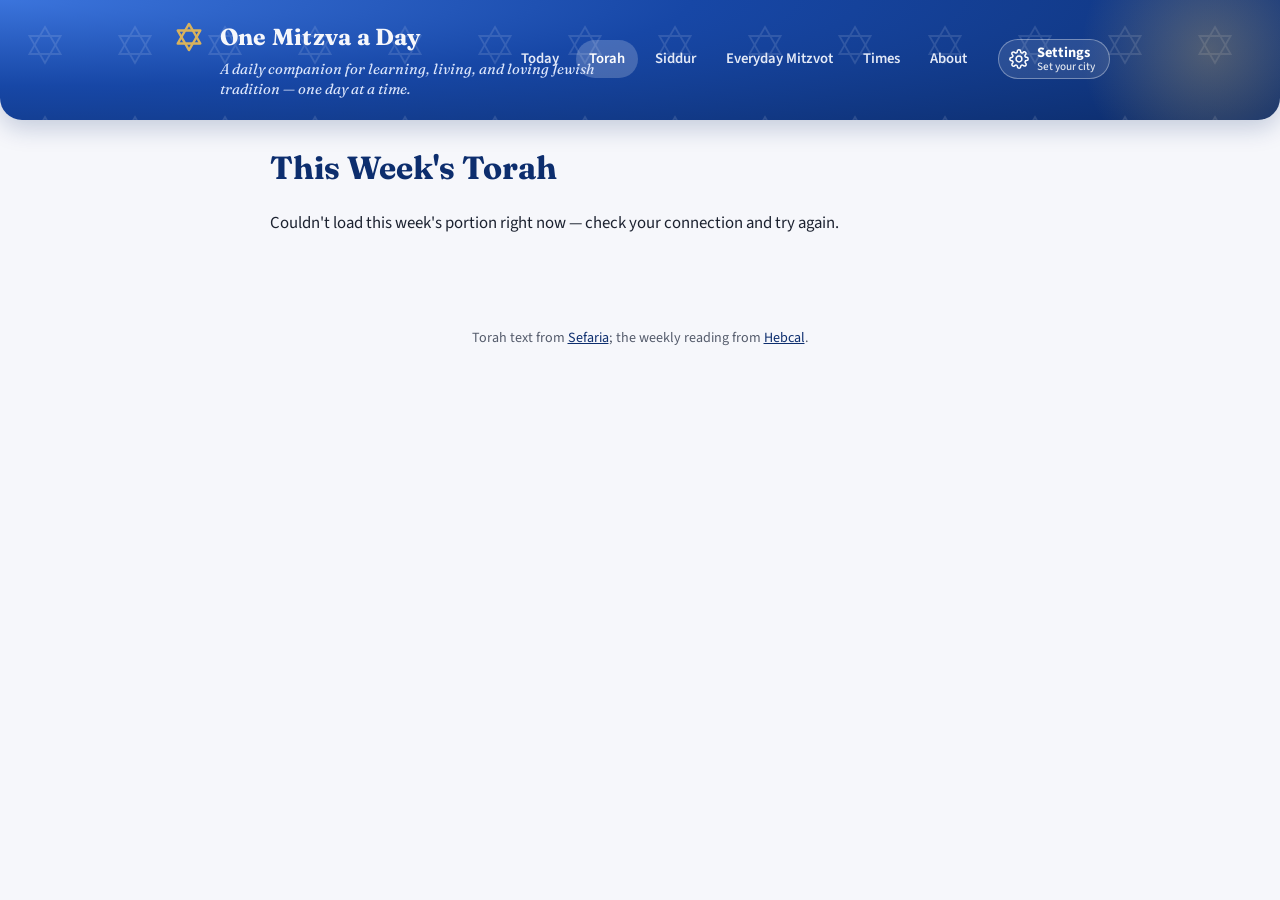
<file: torah.html>
<!DOCTYPE html>
<html lang="en">
<head>
  <meta charset="UTF-8" />
  <meta name="viewport" content="width=device-width, initial-scale=1.0, viewport-fit=cover" />
  <title>This Week's Torah — One Mitzva a Day</title>
  <meta name="description" content="This week's Torah portion, one part (aliyah) a day, in Hebrew and English." />
  <link rel="manifest" href="manifest.json" />
  <meta name="theme-color" content="#1747a6" />
  <link rel="icon" type="image/png" sizes="192x192" href="icons/icon-192.png" />
  <link rel="apple-touch-icon" href="icons/apple-touch-icon.png" />
  <meta name="apple-mobile-web-app-capable" content="yes" />
  <meta name="mobile-web-app-capable" content="yes" />
  <meta name="apple-mobile-web-app-title" content="One Mitzva" />
  <link rel="preconnect" href="https://fonts.googleapis.com">
  <link rel="preconnect" href="https://fonts.gstatic.com" crossorigin>
  <link href="https://fonts.googleapis.com/css2?family=Fraunces:ital,opsz,wght@0,9..144,400;0,9..144,600;0,9..144,700;1,9..144,500&family=Frank+Ruhl+Libre:wght@400;500;700&family=Source+Sans+3:wght@400;500;600&display=swap" rel="stylesheet">
  <link rel="stylesheet" href="css/style.css" />
</head>
<body class="torah-page" data-page="torah">
  <header class="site-bar">
    <span class="sb-stars" aria-hidden="true"></span>
    <span class="sb-glow" aria-hidden="true"></span>
    <div class="wrap site-bar-inner">
      <a class="sb-brand" href="./" aria-label="One Mitzva a Day — Today">
        <span class="sb-mark" aria-hidden="true">
          <svg viewBox="0 0 64 64" xmlns="http://www.w3.org/2000/svg">
            <polygon points="32,10 51.05,43 12.95,43" fill="none" stroke="currentColor" stroke-width="4" stroke-linejoin="round"/>
            <polygon points="32,54 12.95,21 51.05,21" fill="none" stroke="currentColor" stroke-width="4" stroke-linejoin="round"/>
          </svg>
        </span>
        <span class="sb-name">One Mitzva a Day</span>
      </a>
      <nav class="sb-links" aria-label="Pages">
        <a href="./" data-page="today">Today</a>
        <a href="torah.html" data-page="torah">Torah</a>
        <a href="siddur.html" data-page="siddur">Siddur</a>
        <a href="mitzvot.html" data-page="mitzvot">Everyday Mitzvot</a>
        <a href="zmanim.html" data-page="zmanim">Times</a>
        <a href="about.html" data-page="about">About</a>
      </nav>
      <button class="sb-settings" id="nav-settings" type="button" aria-label="Settings">
        <span class="sb-gear" aria-hidden="true"></span>
        <span class="sb-set-text"><b>Settings</b><small id="nav-settings-city"></small></span>
      </button>
      <p class="sb-tag">A daily companion for learning, living, and loving Jewish tradition — one day at a time.</p>
    </div>
  </header>

  <main class="wrap" id="tr-app" aria-live="polite">
    <noscript><p>This page needs JavaScript to show this week's Torah portion.</p></noscript>
  </main>

  <nav class="tab-bar" id="tab-bar" aria-label="Pages">
    <a href="./" data-page="today" data-icon="star">Today</a>
    <a href="torah.html" data-page="torah" data-icon="tablets">Torah</a>
    <a href="siddur.html" data-page="siddur" data-icon="siddur">Siddur</a>
    <a href="mitzvot.html" data-page="mitzvot" data-icon="hand">Mitzvot</a>
    <a href="zmanim.html" data-page="zmanim" data-icon="sunrise">Times</a>
  </nav>

  <footer class="site-footer">
    <div class="wrap">
      <p>Torah text from <a href="https://www.sefaria.org" target="_blank" rel="noopener">Sefaria</a>; the weekly reading from <a href="https://www.hebcal.com" target="_blank" rel="noopener">Hebcal</a>.</p>
    </div>
  </footer>

  <script src="js/config.js"></script>
  <script src="js/integrations.js"></script>
  <script src="js/icons.js"></script>
  <script src="js/profile.js"></script>
  <script src="js/settings.js"></script>
  <script src="js/nav.js"></script>
  <script src="js/audio.js"></script>
  <script src="js/ui.js"></script>
  <script src="js/offline.js"></script>
  <script src="js/torah.js"></script>
  <script src="js/torah-page.js"></script>
</body>
</html>
</file>
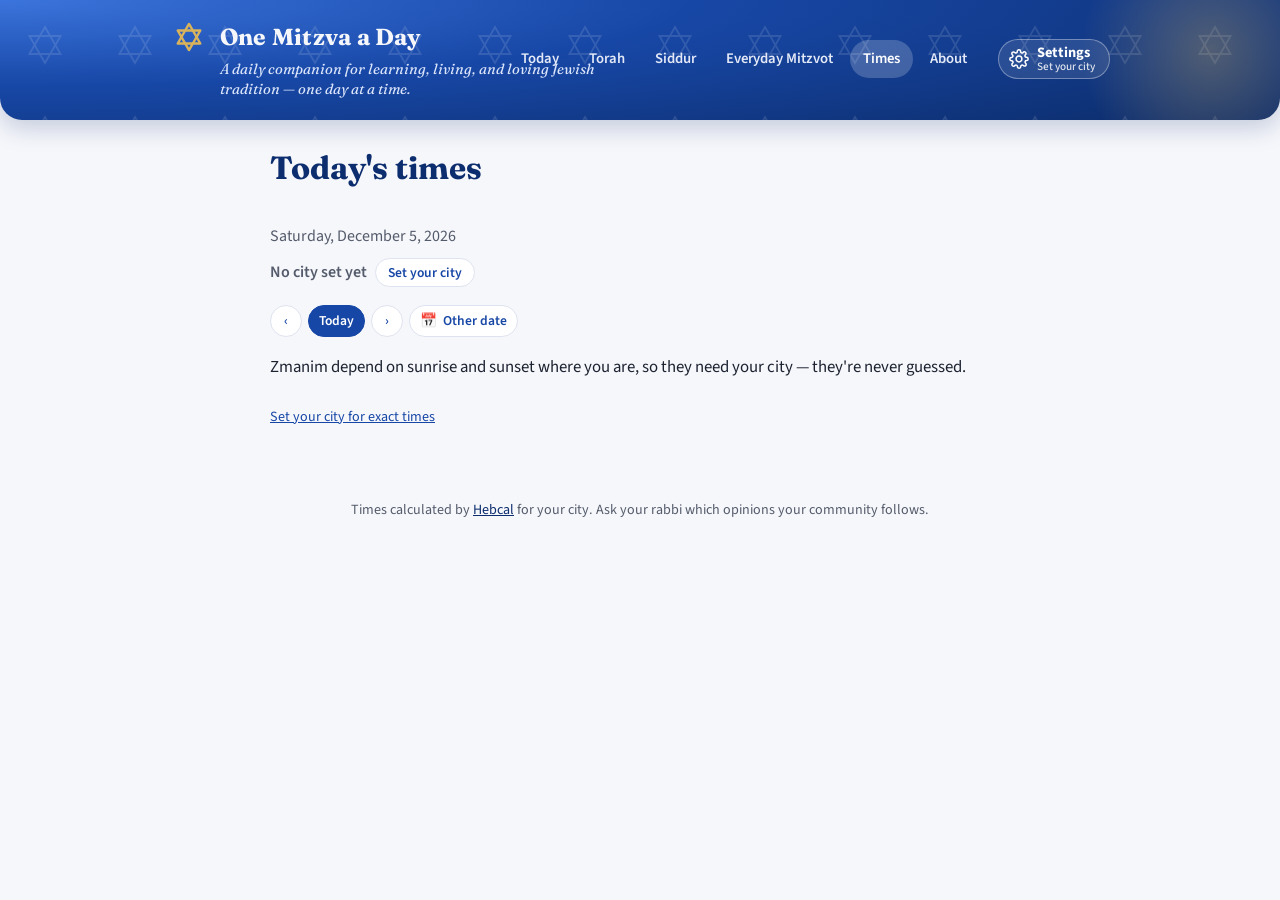
<file: zmanim.html>
<!DOCTYPE html>
<html lang="en">
<head>
  <meta charset="UTF-8" />
  <meta name="viewport" content="width=device-width, initial-scale=1.0, viewport-fit=cover" />
  <title>Times (Zmanim) — One Mitzva a Day</title>
  <meta name="description" content="The day's halachic times (zmanim) for your city — earliest and latest for tallit and tefillin, Shacharit, the Shema, Mincha and Maariv." />
  <link rel="manifest" href="manifest.json" />
  <meta name="theme-color" content="#1747a6" />
  <link rel="icon" type="image/png" sizes="192x192" href="icons/icon-192.png" />
  <link rel="apple-touch-icon" href="icons/apple-touch-icon.png" />
  <meta name="apple-mobile-web-app-capable" content="yes" />
  <meta name="mobile-web-app-capable" content="yes" />
  <meta name="apple-mobile-web-app-title" content="One Mitzva" />
  <link rel="preconnect" href="https://fonts.googleapis.com">
  <link rel="preconnect" href="https://fonts.gstatic.com" crossorigin>
  <link href="https://fonts.googleapis.com/css2?family=Fraunces:ital,opsz,wght@0,9..144,400;0,9..144,600;0,9..144,700;1,9..144,500&family=Frank+Ruhl+Libre:wght@400;500;700&family=Source+Sans+3:wght@400;500;600&display=swap" rel="stylesheet">
  <link rel="stylesheet" href="css/style.css" />
</head>
<body class="zmanim-page" data-page="zmanim">
  <header class="site-bar">
    <span class="sb-stars" aria-hidden="true"></span>
    <span class="sb-glow" aria-hidden="true"></span>
    <div class="wrap site-bar-inner">
      <a class="sb-brand" href="./" aria-label="One Mitzva a Day — Today">
        <span class="sb-mark" aria-hidden="true">
          <svg viewBox="0 0 64 64" xmlns="http://www.w3.org/2000/svg">
            <polygon points="32,10 51.05,43 12.95,43" fill="none" stroke="currentColor" stroke-width="4" stroke-linejoin="round"/>
            <polygon points="32,54 12.95,21 51.05,21" fill="none" stroke="currentColor" stroke-width="4" stroke-linejoin="round"/>
          </svg>
        </span>
        <span class="sb-name">One Mitzva a Day</span>
      </a>
      <nav class="sb-links" aria-label="Pages">
        <a href="./" data-page="today">Today</a>
        <a href="torah.html" data-page="torah">Torah</a>
        <a href="siddur.html" data-page="siddur">Siddur</a>
        <a href="mitzvot.html" data-page="mitzvot">Everyday Mitzvot</a>
        <a href="zmanim.html" data-page="zmanim">Times</a>
        <a href="about.html" data-page="about">About</a>
      </nav>
      <button class="sb-settings" id="nav-settings" type="button" aria-label="Settings">
        <span class="sb-gear" aria-hidden="true"></span>
        <span class="sb-set-text"><b>Settings</b><small id="nav-settings-city"></small></span>
      </button>
      <p class="sb-tag">A daily companion for learning, living, and loving Jewish tradition — one day at a time.</p>
    </div>
  </header>

  <main class="wrap" id="zp-app" aria-live="polite">
    <noscript><p>This page needs JavaScript to show the day's times.</p></noscript>
  </main>

  <nav class="tab-bar" id="tab-bar" aria-label="Pages">
    <a href="./" data-page="today" data-icon="star">Today</a>
    <a href="torah.html" data-page="torah" data-icon="tablets">Torah</a>
    <a href="siddur.html" data-page="siddur" data-icon="siddur">Siddur</a>
    <a href="mitzvot.html" data-page="mitzvot" data-icon="hand">Mitzvot</a>
    <a href="zmanim.html" data-page="zmanim" data-icon="sunrise">Times</a>
  </nav>

  <footer class="site-footer">
    <div class="wrap">
      <p>Times calculated by <a href="https://www.hebcal.com" target="_blank" rel="noopener">Hebcal</a> for your city. Ask your rabbi which opinions your community follows.</p>
    </div>
  </footer>

  <script src="js/config.js"></script>
  <script src="js/integrations.js"></script>
  <script src="js/icons.js"></script>
  <script src="js/profile.js"></script>
  <script src="js/settings.js"></script>
  <script src="js/nav.js"></script>
  <script src="js/audio.js"></script>
  <script src="js/ui.js"></script>
  <script src="js/offline.js"></script>
  <script src="js/prayers.js"></script>
  <script src="js/prayer-changes.js"></script>
  <script src="js/zmanim.js"></script>
  <script src="js/zmanim-page.js"></script>
</body>
</html>
</file>
<file: css/style.css>
:root {
  --flag-blue: #1747a6;
  --flag-blue-deep: #0d2e6e;
  --flag-blue-bright: #2f66d0;
  --gold: #b98a2f;
  --gold-light: #d9b25c;
  --cream: #f6f7fb;
  --paper: #ffffff;
  --ink: #1c2230;
  --ink-soft: #545b6b;
  --line: #dfe3f0;
  --shadow: 0 8px 28px rgba(23, 71, 166, 0.10);
  --shadow-hover: 0 14px 36px rgba(23, 71, 166, 0.18);

  --book-genesis: #1f7a5c;
  --book-exodus: #1747a6;
  --book-leviticus: #b98a2f;
  --book-numbers: #a5501e;
  --book-deuteronomy: #7a3aa8;
}

* { box-sizing: border-box; }

html { scroll-behavior: smooth; }

body {
  margin: 0;
  background: var(--cream);
  color: var(--ink);
  font-family: "Source Sans 3", -apple-system, BlinkMacSystemFont, sans-serif;
  line-height: 1.6;
}

h1, h2, h3, h4 {
  font-family: "Fraunces", Georgia, serif;
  color: var(--flag-blue-deep);
  margin: 0 0 0.5em;
}

.wrap {
  max-width: 780px;
  margin: 0 auto;
  padding: 0 20px;
}

/* ---------------------------------------------------------------- */
/* Header                                                             */
/* ---------------------------------------------------------------- */

/* The banner on every page: logo, tagline, the four pages, Settings. It stays at
   the top; once the page scrolls (body.bar-compact, set by nav.js) it shrinks to a
   slim bar and the tagline hides. */
.site-bar {
  position: sticky;
  top: 0;
  z-index: 800;
  overflow: hidden;
  color: var(--cream);
  background: radial-gradient(120% 160% at 0% 0%, #3b74dc 0%, var(--flag-blue) 45%, var(--flag-blue-deep) 100%);
  border-radius: 0 0 22px 22px;
  box-shadow: 0 8px 24px rgba(13, 46, 110, 0.22);
  transition: border-radius 0.2s ease;
}
.sb-stars {
  position: absolute;
  inset: 0;
  opacity: 0.12;
  pointer-events: none;
  background-image: url("data:image/svg+xml,%3Csvg xmlns='http://www.w3.org/2000/svg' width='90' height='90' viewBox='0 0 90 90'%3E%3Cpolygon points='45,27 60.59,54 29.41,54' fill='none' stroke='white' stroke-width='1.8'/%3E%3Cpolygon points='45,63 29.41,36 60.59,36' fill='none' stroke='white' stroke-width='1.8'/%3E%3C/svg%3E");
  background-size: 90px 90px;
  animation: driftStars 60s linear infinite;
}
.sb-glow {
  position: absolute;
  right: -70px;
  top: -90px;
  width: 280px;
  height: 280px;
  border-radius: 50%;
  background: radial-gradient(circle, rgba(217, 178, 92, 0.32), transparent 65%);
  pointer-events: none;
}
@keyframes driftStars { from { background-position: 0 0; } to { background-position: 180px 180px; } }
@keyframes twinkle { 0%, 100% { transform: scale(1) rotate(0deg); } 50% { transform: scale(1.12) rotate(8deg); } }

.site-bar-inner {
  position: relative;
  display: grid;
  grid-template-columns: auto 1fr auto;
  grid-template-areas: "brand links settings" "tag links settings";
  align-items: center;
  column-gap: 18px;
  padding-top: 18px;
  padding-bottom: 20px;
  max-width: 980px;
  transition: padding 0.2s ease;
}
.sb-brand { grid-area: brand; display: flex; align-items: center; gap: 12px; color: var(--cream); text-decoration: none; }
.sb-mark { width: 38px; height: 38px; color: var(--gold-light); display: inline-flex; flex: none; animation: twinkle 3.2s ease-in-out infinite; transition: width 0.2s ease, height 0.2s ease; }
.sb-mark svg { width: 100%; height: 100%; }
.sb-name { font-family: "Fraunces", Georgia, serif; font-weight: 700; font-size: 1.45rem; letter-spacing: 0.01em; white-space: nowrap; transition: font-size 0.2s ease; }
.sb-tag {
  grid-area: tag;
  margin: 4px 0 0 50px;
  font-family: "Fraunces", Georgia, serif;
  font-style: italic;
  font-size: 0.92rem;
  line-height: 1.35;
  color: #dbe5fb;
  max-width: 40ch;
}
.sb-links { grid-area: links; display: flex; gap: 4px; justify-content: flex-end; min-width: 0; }
.sb-links a {
  color: #e3e9f7;
  text-decoration: none;
  font-weight: 600;
  font-size: 0.92rem;
  padding: 7px 13px;
  border-radius: 999px;
  white-space: nowrap;
  transition: background 0.15s ease, color 0.15s ease;
}
.sb-links a:hover, .sb-links a:focus-visible { background: rgba(255, 255, 255, 0.12); color: #fff; outline: none; }
.sb-links a.is-active { background: rgba(255, 255, 255, 0.2); color: #fff; }
.sb-settings {
  grid-area: settings;
  display: inline-flex;
  align-items: center;
  gap: 8px;
  border: 1px solid rgba(255, 255, 255, 0.35);
  background: rgba(255, 255, 255, 0.1);
  color: #fff;
  font: inherit;
  padding: 5px 14px 5px 10px;
  border-radius: 999px;
  cursor: pointer;
  transition: background 0.15s ease, border-color 0.15s ease;
}
.sb-settings:hover, .sb-settings:focus-visible { background: rgba(255, 255, 255, 0.2); border-color: rgba(255, 255, 255, 0.6); outline: none; }
.sb-gear { width: 20px; height: 20px; display: inline-flex; }
.sb-gear svg { width: 100%; height: 100%; }
.sb-set-text { display: flex; flex-direction: column; align-items: flex-start; line-height: 1.1; text-align: left; }
.sb-set-text b { font-size: 0.9rem; font-weight: 700; }
.sb-set-text small { font-size: 0.7rem; font-weight: 500; opacity: 0.85; max-width: 14ch; overflow: hidden; text-overflow: ellipsis; white-space: nowrap; }

/* Slim once the page scrolls */
body.bar-compact .site-bar { border-radius: 0 0 16px 16px; }
body.bar-compact .site-bar-inner { padding-top: 9px; padding-bottom: 9px; grid-template-areas: "brand links settings"; }
body.bar-compact .sb-tag { display: none; }
body.bar-compact .sb-mark { width: 26px; height: 26px; }
body.bar-compact .sb-name { font-size: 1.15rem; }

/* Phones: the pages are in the bottom bar; the tagline runs under the logo. */
@media (max-width: 700px) {
  .site-bar { border-radius: 0 0 18px 18px; }
  .site-bar-inner {
    grid-template-columns: 1fr auto;
    grid-template-areas: "brand settings" "tag tag";
    column-gap: 10px;
    padding-top: 12px;
    padding-bottom: 14px;
  }
  .sb-links { display: none; }
  .sb-mark { width: 30px; height: 30px; }
  .sb-name { font-size: 1.15rem; }
  .sb-tag { margin: 6px 0 0; font-size: 0.82rem; max-width: none; }
  .sb-settings { padding: 4px 12px 4px 8px; }
  body.bar-compact .site-bar-inner { padding-top: 8px; padding-bottom: 8px; grid-template-areas: "brand settings"; }
  body.bar-compact .sb-name { font-size: 1.05rem; }
}
@media (max-width: 360px) {
  .sb-name { font-size: 1rem; }
}
@media (prefers-reduced-motion: reduce) {
  .sb-stars, .sb-mark { animation: none; }
}

/* ---------------------------------------------------------------- */
/* Date banner                                                        */
/* ---------------------------------------------------------------- */

/* ---------------------------------------------------------------- */
/* Today summary                                                      */
/* ---------------------------------------------------------------- */

.today-summary {
  margin: 24px 0 8px;
  padding: 18px 20px 10px;
  background: var(--paper);
  border: 1px solid var(--line);
  border-left: 5px solid var(--gold);
  border-radius: 12px;
  box-shadow: var(--shadow);
  scroll-margin-top: 12px;
}

.today-summary .viewing-banner { margin: 0 0 12px; }

.ts-date { padding-bottom: 8px; }

.ts-rows {
  list-style: none;
  margin: 0;
  padding: 0;
}

.ts-row-wrap { border-top: 1px solid var(--line); }

.ts-row {
  display: flex;
  align-items: center;
  gap: 12px;
  width: 100%;
  padding: 10px 2px;
  background: none;
  border: none;
  text-align: left;
  font: inherit;
  color: inherit;
}

button.ts-row { cursor: pointer; border-radius: 8px; }

button.ts-row:hover,
button.ts-row:focus-visible {
  background: #f3f6fd;
  outline: none;
}

.ts-icon {
  flex: 0 0 auto;
  width: 30px;
  height: 30px;
  color: var(--gold);
}

.ts-icon svg { width: 100%; height: 100%; }

.ts-text {
  flex: 1 1 auto;
  min-width: 0;
  display: flex;
  flex-direction: column;
}

.ts-label {
  font-size: 0.74rem;
  font-weight: 700;
  letter-spacing: 0.05em;
  text-transform: uppercase;
  color: var(--ink-soft);
}

.ts-value {
  font-size: 0.97rem;
  font-weight: 600;
  color: var(--flag-blue-deep);
  line-height: 1.35;
  display: -webkit-box;
  -webkit-line-clamp: 2;
  -webkit-box-orient: vertical;
  overflow: hidden;
}

.ts-note {
  font-size: 0.76rem;
  color: #8a6418;
}

.ts-chevron {
  flex: 0 0 auto;
  font-size: 1.4rem;
  line-height: 1;
  color: var(--ink-soft);
}


#timeline-container { scroll-margin-top: 12px; }


.ts-print-wrap {
  border-top: 1px solid var(--line);
  padding: 10px 0 6px;
}

.ts-print {
  display: inline-flex;
  align-items: center;
  gap: 8px;
  padding: 8px 14px;
  border-radius: 999px;
  border: 1px solid var(--flag-blue-bright);
  background: var(--paper);
  color: var(--flag-blue-deep);
  font: inherit;
  font-size: 0.88rem;
  font-weight: 600;
  cursor: pointer;
}

.ts-print svg { width: 18px; height: 18px; flex: 0 0 auto; }

.ts-print:hover,
.ts-print:focus-visible {
  background: #eef2fc;
  outline: none;
}

/* ---------------------------------------------------------------- */
/* Printable Shabbat / Yom Tov sheet                                  */
/* ---------------------------------------------------------------- */

.print-sheet {
  position: fixed;
  inset: 0;
  z-index: 1100;
  background: #5b6476;
  overflow-y: auto;
  padding: 0 0 32px;
}

.print-toolbar {
  position: sticky;
  top: 0;
  display: flex;
  align-items: center;
  gap: 10px;
  padding: 10px 16px;
  background: var(--flag-blue-deep);
  color: #fff;
}

.print-toolbar-title {
  flex: 1 1 auto;
  font-weight: 600;
  font-size: 0.92rem;
  overflow: hidden;
  text-overflow: ellipsis;
  white-space: nowrap;
}

.print-btn,
.print-close {
  padding: 7px 16px;
  border-radius: 999px;
  font: inherit;
  font-weight: 600;
  font-size: 0.88rem;
  cursor: pointer;
}

.print-btn { background: #fff; color: var(--flag-blue-deep); border: none; }
.print-btn:disabled { opacity: 0.5; cursor: default; }
.print-close { background: none; color: #fff; border: 1px solid rgba(255,255,255,0.6); }

/* The sheet: two A4 pages, warm colors that still read well in black and white. */
.print-page {
  max-width: 210mm;
  margin: 20px auto 0;
  font-family: "Source Sans 3", Arial, sans-serif;
  color: #1c2230;
  --pp-blue: #1747a6; --pp-deep: #0d2e6e; --pp-gold: #b98a2f; --pp-gold-l: #d9b25c; --pp-soft: #545b6b;
  --pp-line: #e3d6b8; --pp-cream: #fffaf0; --pp-sky: #eef3fd; --pp-rose: #fdeef0; --pp-mint: #eaf7ef;
}
.print-loading { color: #fff; text-align: center; padding: 30px; }
.pp-page {
  position: relative;
  min-height: 277mm;
  margin: 0 0 20px;
  padding: 12mm 13mm 16mm;
  background: #fff;
  box-shadow: 0 10px 30px rgba(0,0,0,0.3);
  overflow: hidden;
  font-size: 10pt;
  line-height: 1.42;
  -webkit-print-color-adjust: exact;
  print-color-adjust: exact;
}
.pp-page::before {
  content: ""; position: absolute; inset: 0; pointer-events: none; opacity: .05;
  background-image: url("data:image/svg+xml,%3Csvg xmlns='http://www.w3.org/2000/svg' width='90' height='90' viewBox='0 0 90 90'%3E%3Cpolygon points='45,27 60.59,54 29.41,54' fill='none' stroke='%231747a6' stroke-width='1.8'/%3E%3Cpolygon points='45,63 29.41,36 60.59,36' fill='none' stroke='%231747a6' stroke-width='1.8'/%3E%3C/svg%3E");
  background-size: 90px 90px;
}
.pp-page p { margin: 0 0 5px; }
.pp-hd { position: relative; display: flex; justify-content: space-between; align-items: flex-start; gap: 16px; border-bottom: 3px double var(--pp-gold-l); padding-bottom: 12px; margin-bottom: 14px; }
.pp-kicker { font-size: 8pt; font-weight: 700; letter-spacing: .14em; text-transform: uppercase; color: var(--pp-gold); }
.pp-hd h1 { font-family: "Fraunces", Georgia, serif; font-size: 22pt; line-height: 1.05; margin: 3px 0 2px; color: var(--pp-deep); }
.pp-he { font-family: "Frank Ruhl Libre", serif; font-size: 12pt; color: var(--pp-blue); text-align: left; }
.pp-dates { color: var(--pp-soft); font-size: 9.5pt; }
.pp-times { flex: none; background: var(--pp-deep); color: #fff; border-radius: 14px; padding: 9px 13px; min-width: 52mm; max-width: 64mm; }
.pp-word { background: #d48a96; }
.pp-city { font-size: 7.5pt; letter-spacing: .1em; text-transform: uppercase; opacity: .85; }
.pp-trow { display: flex; align-items: center; gap: 8px; margin-top: 6px; }
.pp-tic { font-size: 15pt; }
.pp-trow small { display: block; font-size: 7.5pt; opacity: .9; }
.pp-trow b { display: block; font-family: "Fraunces", Georgia, serif; font-size: 13pt; }
.pp-tnone { font-size: 8.5pt; margin-top: 6px; }
.pp-grid { position: relative; display: grid; grid-template-columns: 1fr 1fr; gap: 10px; }
.pp-box { border-radius: 12px; padding: 9px 12px; border: 1.5px solid var(--pp-line); background: #fff; break-inside: avoid; }
.pp-full { grid-column: 1 / -1; }
.pp-box h2 { margin: 0 0 5px; font-family: "Fraunces", Georgia, serif; font-size: 12pt; color: var(--pp-deep); display: flex; align-items: center; gap: 7px; }
.pp-ic { width: 24px; height: 24px; border-radius: 50%; display: grid; place-items: center; font-size: 10pt; background: var(--pp-cream); border: 1.5px solid var(--pp-gold-l); flex: none; }
.pp-box ul, .pp-box ol { margin: 0; padding-left: 17px; }
.pp-gold { background: var(--pp-cream); }
.pp-sky { background: var(--pp-sky); border-color: #cfdcf6; }
.pp-rose { background: var(--pp-rose); border-color: #f3cdd3; }
.pp-mint { background: var(--pp-mint); border-color: #c7e7d2; }
.pp-bless { border-top: 1px dashed var(--pp-line); padding-top: 5px; margin-top: 5px; }
.pp-box h2 + .pp-bless, .pp-box p + .pp-bless { border-top: 0; margin-top: 2px; padding-top: 0; }
.pp-when { font-size: 7.5pt; font-weight: 700; letter-spacing: .08em; text-transform: uppercase; color: var(--pp-gold); }
.pp-heb { font-family: "Frank Ruhl Libre", serif; font-size: 11.5pt; text-align: right; color: var(--pp-deep); line-height: 1.6; }
.pp-tr { font-style: italic; font-size: 8.5pt; color: var(--pp-soft); }
.pp-en { font-size: 8.8pt; }
.pp-soft { font-size: 8.5pt; color: var(--pp-soft); margin-top: 5px !important; }
.pp-quote { font-family: "Fraunces", Georgia, serif; font-style: italic; color: var(--pp-deep); border-left: 3px solid var(--pp-gold); padding-left: 9px; margin: 4px 0 7px; }
.pp-qs li { margin-bottom: 3px; }
.pp-story { font-size: 10.5pt; }
.pp-riddle { display: flex; gap: 7px; align-items: flex-start; margin-bottom: 4px; }
.pp-riddle b { flex: none; width: 19px; height: 19px; border-radius: 50%; background: #d48a96; color: #fff; display: grid; place-items: center; font-size: 8pt; }
.pp-check { display: grid; grid-template-columns: repeat(3, 1fr); gap: 6px; margin-top: 4px; }
.pp-check span { display: flex; align-items: center; gap: 5px; font-size: 8.8pt; font-weight: 600; background: #fff; border: 1.5px solid #f0c6cd; border-radius: 9px; padding: 5px 6px; }
.pp-check i { width: 13px; height: 13px; border: 2px solid #d48a96; border-radius: 3px; flex: none; }
.pp-draw { margin-top: 6px; border: 2px dashed #e7a9b3; border-radius: 12px; height: 62mm; display: grid; place-items: center; color: #c47783; font-weight: 600; background: #fff; }
.pp-ft { position: absolute; left: 13mm; right: 13mm; bottom: 7mm; display: flex; justify-content: space-between; font-size: 7.5pt; color: var(--pp-soft); border-top: 1px solid var(--pp-line); padding-top: 5px; }
.pp-ft b { color: var(--pp-gold); }
@media (max-width: 700px) {
  .print-page { margin: 12px 8px 0; }
  .pp-page { padding: 16px 14px 40px; min-height: 0; }
  .pp-hd { flex-direction: column; }
  .pp-grid { grid-template-columns: 1fr; }
  .pp-ft { left: 14px; right: 14px; bottom: 10px; }
}

@page { size: A4; margin: 0; }
@media print {
  /* A long holiday page continues onto another sheet rather than being cut off. */
  .pp-page { box-shadow: none; margin: 0; min-height: 297mm; height: auto; overflow: visible; break-after: page; page-break-after: always; }
  .pp-page:last-child { break-after: auto; page-break-after: auto; }
}

@media print {
  body.print-mode > *:not(#print-sheet) { display: none !important; }
  body.print-mode { background: #fff; padding: 0 !important; overflow: visible !important; }
  body.print-mode .print-sheet {
    position: static;
    overflow: visible;
    background: #fff;
    padding: 0;
  }
  body.print-mode .print-toolbar { display: none; }
  body.print-mode .print-page {
    max-width: none;
    margin: 0;
    padding: 0;
    box-shadow: none;
  }
}

.card-sources {
  margin: 16px 0 0;
  padding-top: 10px;
  border-top: 1px solid var(--line);
  font-size: 0.82rem;
  line-height: 1.5;
  color: var(--ink-soft);
}

.card-sources strong { color: var(--ink); font-weight: 600; }

.card-sources + .report-link { margin-top: 6px; }

.report-link {
  display: inline-block;
  margin-top: 14px;
  font-size: 0.8rem;
  color: var(--ink-soft);
  text-decoration: underline;
  text-underline-offset: 2px;
}

.report-link:hover,
.report-link:focus-visible { color: var(--flag-blue); }

.settings-push { margin-top: 12px; }

/* ---------------------------------------------------------------- */
/* Weekly email sign-up                                               */
/* ---------------------------------------------------------------- */

.newsletter-card {
  margin: 28px 0 24px;
  padding: 24px 26px;
  background: linear-gradient(160deg, #f3f6fd 0%, var(--paper) 70%);
  border: 1px solid #c9d6f2;
  border-radius: 14px;
  box-shadow: var(--shadow);
}

.newsletter-card h3 { margin: 0 0 4px; }
.newsletter-sub { color: var(--ink-soft); margin: 0 0 14px; }

.newsletter-form {
  display: grid;
  grid-template-columns: 1fr 1.4fr auto;
  gap: 10px;
  align-items: end;
}

.newsletter-field {
  display: flex;
  flex-direction: column;
  gap: 4px;
  font-size: 0.84rem;
  font-weight: 600;
  color: var(--ink-soft);
}

.newsletter-field em { font-weight: 400; }

.newsletter-field input {
  padding: 10px 12px;
  border: 1.5px solid var(--line);
  border-radius: 10px;
  font: inherit;
  font-size: 1rem;
  font-weight: 400;
  color: var(--ink);
  background: var(--paper);
}

.newsletter-field input:focus {
  outline: none;
  border-color: var(--flag-blue-bright);
  box-shadow: 0 0 0 3px rgba(47, 102, 208, 0.15);
}

.newsletter-btn {
  padding: 11px 20px;
  border: none;
  border-radius: 999px;
  background: var(--flag-blue);
  color: #fff;
  font: inherit;
  font-weight: 600;
  cursor: pointer;
}

.newsletter-btn:hover { background: var(--flag-blue-deep); }
.newsletter-btn:disabled { opacity: 0.6; cursor: default; }

.newsletter-fine,
.newsletter-status {
  grid-column: 1 / -1;
  margin: 0;
  font-size: 0.82rem;
  color: var(--ink-soft);
}

.newsletter-status { color: var(--flag-blue-deep); font-weight: 600; }

@media (max-width: 600px) {
  .newsletter-card { padding: 20px 18px; }
  .newsletter-form { grid-template-columns: 1fr; }
}

/* ---------------------------------------------------------------- */
/* Offline notice, install hint, reminder toast                       */
/* ---------------------------------------------------------------- */

.offline-banner {
  margin: 14px 0 0;
  padding: 10px 14px;
  border-radius: 10px;
  background: #fff4e5;
  border: 1px solid #f0c987;
  color: #6b4a12;
  font-size: 0.9rem;
}

.install-hint {
  display: flex;
  align-items: center;
  flex-wrap: wrap;
  gap: 12px;
  margin: 12px 0 0;
  padding: 12px 14px;
  background: var(--paper);
  border: 1px solid var(--line);
  border-radius: 12px;
  box-shadow: var(--shadow);
}

.install-icon { width: 40px; height: 40px; border-radius: 9px; flex: 0 0 auto; }

.install-text {
  flex: 1 1 200px;
  display: flex;
  flex-direction: column;
  font-size: 0.88rem;
  color: var(--ink-soft);
}

.install-text strong { color: var(--flag-blue-deep); font-size: 0.94rem; }

.install-actions { display: flex; gap: 8px; margin-left: auto; }

.install-btn,
.install-dismiss {
  padding: 7px 14px;
  border-radius: 999px;
  font: inherit;
  font-size: 0.86rem;
  font-weight: 600;
  cursor: pointer;
}

.install-btn { background: var(--flag-blue); color: #fff; border: none; }
.install-dismiss { background: none; color: var(--ink-soft); border: 1px solid var(--line); }

.reminder-toast {
  position: fixed;
  left: 50%;
  bottom: 24px;
  transform: translateX(-50%);
  z-index: 1200;
  display: flex;
  flex-direction: column;
  gap: 2px;
  width: min(420px, calc(100vw - 32px));
  padding: 12px 40px 12px 16px;
  background: var(--flag-blue-deep);
  color: #fff;
  border-radius: 12px;
  box-shadow: 0 12px 30px rgba(13, 46, 110, 0.35);
  font-size: 0.9rem;
  animation: fadeUp 0.3s ease both;
}

.reminder-toast-close {
  position: absolute;
  top: 6px;
  right: 8px;
  background: none;
  border: none;
  color: #fff;
  font-size: 1.3rem;
  cursor: pointer;
}

@media (max-width: 700px) {
  .reminder-toast { bottom: calc(76px + env(safe-area-inset-bottom)); }
}

/* ---------------------------------------------------------------- */
/* Bottom tab bar (phones)                                            */
/* ---------------------------------------------------------------- */

.tab-bar { display: none; }

@media (max-width: 700px) {
  .today-summary { margin-top: 14px; padding: 14px 14px 6px; }

  body { padding-bottom: calc(64px + env(safe-area-inset-bottom)); }

  .tab-bar {
    display: flex;
    position: fixed;
    left: 0;
    right: 0;
    bottom: 0;
    z-index: 900;
    background: var(--paper);
    border-top: 1px solid var(--line);
    box-shadow: 0 -4px 18px rgba(13, 46, 110, 0.10);
    padding-bottom: env(safe-area-inset-bottom);
  }

  .tab-bar a {
    flex: 1 1 0;
    display: flex;
    flex-direction: column;
    align-items: center;
    gap: 2px;
    padding: 8px 2px 7px;
    min-height: 56px;
    text-decoration: none;
    color: var(--ink-soft);
    font-size: 0.72rem;
    font-weight: 600;
  }

  .tab-icon { width: 24px; height: 24px; }
  .tab-icon svg { width: 100%; height: 100%; }

  .tab-bar a.is-active { color: var(--flag-blue); }

  .tab-bar a:focus-visible {
    outline: 2px solid var(--flag-blue-bright);
    outline-offset: -2px;
  }
}

.hebrew-date {
  font-family: "Frank Ruhl Libre", "Fraunces", serif;
  font-size: 1.5rem;
  font-weight: 700;
  color: var(--flag-blue-deep);
}

.gregorian-date {
  color: var(--ink-soft);
  margin-top: 2px;
  font-size: 0.98rem;
}

/* ---------------------------------------------------------------- */
/* Cards                                                               */
/* ---------------------------------------------------------------- */

@keyframes fadeUp {
  from { opacity: 0; transform: translateY(14px); }
  to { opacity: 1; transform: translateY(0); }
}

.occasion-card, .torah-card, .about-card {
  background: var(--paper);
  border: 1px solid var(--line);
  border-radius: 14px;
  padding: 28px 30px;
  margin-bottom: 22px;
  box-shadow: var(--shadow);
  transition: box-shadow 0.25s ease, transform 0.25s ease;
  animation: fadeUp 0.55s ease both;
}

.occasion-card:hover, .torah-card:hover {
  box-shadow: var(--shadow-hover);
  transform: translateY(-2px);
}

.card-head {
  display: flex;
  align-items: center;
  gap: 14px;
  border-bottom: 2px solid var(--gold-light);
  padding-bottom: 14px;
  margin-bottom: 14px;
}

.card-head h3 {
  margin: 0;
  font-size: 1.5rem;
}

.card-head > *:not(.icon-badge):not(.card-chevron) {
  flex: 1;
  min-width: 0;
}

.card-head--toggle {
  cursor: pointer;
  border-radius: 10px;
  margin: -8px -10px 14px;
  padding: 8px 10px 22px;
  transition: background 0.18s ease;
}

.card-head--toggle:hover, .card-head--toggle:focus-visible {
  background: rgba(23, 71, 166, 0.05);
  outline: none;
}

.card-chevron {
  flex: 0 0 auto;
  color: var(--gold);
  font-size: 1.2rem;
  line-height: 1;
  align-self: center;
  transition: transform 0.3s ease;
}

.is-open .card-chevron {
  transform: rotate(180deg);
}

.card-body {
  display: grid;
  grid-template-rows: 0fr;
  grid-template-columns: 1fr;
  opacity: 0;
  transition: grid-template-rows 0.35s ease, opacity 0.25s ease;
}

.card-body-inner {
  overflow: hidden;
  min-height: 0;
}

.is-open .card-body {
  grid-template-rows: 1fr;
  opacity: 1;
}

.icon-badge {
  flex: 0 0 auto;
  width: 52px;
  height: 52px;
  border-radius: 50%;
  background: linear-gradient(160deg, var(--flag-blue-bright), var(--flag-blue-deep));
  color: var(--cream);
  display: flex;
  align-items: center;
  justify-content: center;
  padding: 10px;
  box-shadow: 0 4px 12px rgba(23, 71, 166, 0.3);
  transition: transform 0.25s ease;
}

.icon-badge svg { width: 100%; height: 100%; }
.icon-badge .accent-gold { color: var(--gold-light); }

.occasion-card:hover .icon-badge, .torah-card:hover .icon-badge {
  transform: scale(1.08) rotate(-4deg);
}

.icon-badge--gold {
  background: linear-gradient(160deg, var(--gold-light), var(--gold));
  box-shadow: 0 4px 12px rgba(185, 138, 47, 0.35);
}

.section-label {
  font-family: "Source Sans 3", sans-serif;
  text-transform: uppercase;
  letter-spacing: 0.08em;
  font-size: 0.78rem;
  color: var(--gold);
  font-weight: 700;
  margin: 22px 0 8px;
}

.intro {
  font-size: 1.05rem;
  color: var(--ink);
}

.halacha-list, .customs-list {
  margin: 0;
  padding-left: 1.3em;
}

.halacha-list li, .customs-list li {
  margin-bottom: 8px;
}

.inspiration {
  font-family: "Frank Ruhl Libre", serif;
  font-style: italic;
  font-size: 1.08rem;
  color: var(--flag-blue-deep);
  background: #eef2fc;
  border-left: 3px solid var(--gold);
  padding: 14px 18px;
  border-radius: 6px;
}

.tavshilin-banner {
  background: #fff3e0;
  border: 1px solid #e6c88a;
  color: #7a5209;
  padding: 14px 18px;
  border-radius: 10px;
  margin-bottom: 16px;
  font-weight: 500;
  animation: fadeUp 0.4s ease both;
}

/* ---------------------------------------------------------------- */
/* Torah card                                                         */
/* ---------------------------------------------------------------- */

.torah-card {
  border-top: 5px solid var(--flag-blue-bright);
}

.torah-card.book-Genesis { border-top-color: var(--book-genesis); }
.torah-card.book-Exodus { border-top-color: var(--book-exodus); }
.torah-card.book-Leviticus { border-top-color: var(--book-leviticus); }
.torah-card.book-Numbers { border-top-color: var(--book-numbers); }
.torah-card.book-Deuteronomy { border-top-color: var(--book-deuteronomy); }

.torah-meta {
  color: var(--ink-soft);
  font-size: 0.92rem;
  margin-top: -6px;
  margin-bottom: 16px;
}

.lang-toggle {
  display: flex;
  gap: 8px;
  margin: 18px 0 10px;
}

.lang-btn {
  font-family: "Source Sans 3", sans-serif;
  font-size: 0.85rem;
  font-weight: 600;
  padding: 6px 16px;
  border-radius: 999px;
  border: 1px solid var(--line);
  background: var(--cream);
  color: var(--ink-soft);
  cursor: pointer;
  transition: all 0.18s ease;
}

.lang-btn:hover:not(:disabled) {
  border-color: var(--flag-blue-bright);
  color: var(--flag-blue-deep);
}

.lang-btn--active {
  background: var(--flag-blue);
  border-color: var(--flag-blue);
  color: var(--cream);
}

.lang-btn:disabled {
  opacity: 0.4;
  cursor: not-allowed;
}

.torah-text {
  font-size: 1.02rem;
  background: #f4f6fc;
  padding: 16px 18px;
  border-radius: 8px;
  border: 1px solid var(--line);
  transition: opacity 0.15s ease;
}

.torah-note-ref {
  font-size: 0.68em;
  color: var(--flag-blue-bright);
  font-weight: 600;
  margin-left: 1px;
}

.torah-text--hebrew .torah-note-ref { display: none; }

.torah-notes {
  margin-top: 10px;
  font-size: 0.88rem;
  color: var(--ink-soft);
}

.torah-notes summary {
  cursor: pointer;
  font-weight: 600;
  color: var(--flag-blue-deep);
}

.torah-notes ol {
  margin: 8px 0 0;
  padding-left: 22px;
}

.torah-notes li { margin-bottom: 4px; }

.torah-text--hebrew {
  font-family: "Frank Ruhl Libre", serif;
  direction: rtl;
  font-size: 1.15rem;
  line-height: 1.9;
}

.torah-link {
  display: inline-block;
  margin-top: 16px;
  color: var(--flag-blue-deep);
  font-weight: 600;
  text-decoration: none;
  border-bottom: 1px solid var(--gold);
  transition: color 0.18s ease;
}

.torah-link:hover {
  color: var(--gold);
}

/* ---------------------------------------------------------------- */
/* Section heading / Everyday Mitzvot grid                            */
/* ---------------------------------------------------------------- */

.section-heading {
  margin: 40px 0 18px;
  padding-top: 8px;
  border-top: 1px solid var(--line);
  text-align: center;
}

.section-heading h2 {
  font-size: 1.6rem;
  margin-bottom: 4px;
}

.section-heading p {
  color: var(--ink-soft);
  font-size: 0.94rem;
  margin: 0;
}



.mitzvot-card .card-head { align-items: flex-start; }

.morning-mitzvot-card {
  border: 1px solid var(--gold-light);
  background: linear-gradient(180deg, #fffaf0 0%, var(--paper) 55%);
}

.mitzvot-list {
  display: flex;
  flex-direction: column;
  gap: 4px;
}

.mitzvah-row {
  border: 1px solid var(--line);
  border-radius: 10px;
  overflow: hidden;
}

.mitzvah-row-head {
  width: 100%;
  display: flex;
  align-items: center;
  gap: 12px;
  padding: 10px 14px;
  background: var(--paper);
  border: none;
  cursor: pointer;
  font-family: inherit;
  text-align: left;
  transition: background 0.18s ease;
}

.mitzvah-row-head:hover, .mitzvah-row-head:focus-visible {
  background: #f4f6fc;
  outline: none;
}

.icon-badge--sm {
  width: 36px;
  height: 36px;
  padding: 7px;
  flex: 0 0 auto;
}

.mitzvah-row-title {
  flex: 1;
  min-width: 0;
  display: flex;
  flex-direction: column;
}

.mitzvah-row-name {
  font-family: "Fraunces", serif;
  font-weight: 600;
  color: var(--flag-blue-deep);
  font-size: 1rem;
}

.mitzvah-row-subtitle {
  font-size: 0.8rem;
  color: var(--ink-soft);
}

.mitzvah-row .card-chevron {
  font-size: 1rem;
}

.mitzvah-row.is-open .card-chevron {
  transform: rotate(180deg);
}

.mitzvah-row .card-body-inner {
  padding: 4px 16px 16px 62px;
}

.mitzvah-row .card-body-inner .intro {
  font-size: 0.96rem;
}

/* ---------------------------------------------------------------- */
/* Quiz card                                                          */
/* ---------------------------------------------------------------- */

.quiz-card {
  border: 1px solid var(--gold-light);
  background: linear-gradient(180deg, #fef9ee 0%, var(--paper) 45%);
}

.quiz-card .card-head { align-items: flex-start; }

.quiz-list {
  display: flex;
  flex-direction: column;
  gap: 22px;
}

.quiz-question {
  padding-top: 4px;
}

.quiz-topic {
  display: inline-block;
  font-size: 0.72rem;
  font-weight: 700;
  text-transform: uppercase;
  letter-spacing: 0.06em;
  color: var(--gold);
  margin-bottom: 6px;
}

.quiz-question-text {
  font-family: "Fraunces", serif;
  font-weight: 600;
  color: var(--flag-blue-deep);
  font-size: 1.08rem;
  margin: 0 0 12px;
}

.quiz-options {
  display: grid;
  grid-template-columns: repeat(auto-fit, minmax(150px, 1fr));
  gap: 10px;
}

.quiz-option {
  font-family: "Source Sans 3", sans-serif;
  font-size: 0.94rem;
  text-align: left;
  padding: 10px 14px;
  border-radius: 10px;
  border: 1.5px solid var(--line);
  background: var(--paper);
  color: var(--ink);
  cursor: pointer;
  transition: all 0.15s ease;
}

.quiz-option:hover:not(:disabled) {
  border-color: var(--flag-blue-bright);
  background: #eef2fc;
  transform: translateY(-1px);
}

.quiz-option:disabled {
  cursor: default;
}

.quiz-option--correct {
  border-color: #3a9a5c;
  background: #e7f6ec;
  color: #1f6b39;
  font-weight: 600;
}

.quiz-option--wrong {
  border-color: #c9564f;
  background: #fbe9e8;
  color: #9c332d;
}

.quiz-result {
  margin-top: 22px;
  padding: 18px 20px;
  border-radius: 12px;
  background: linear-gradient(160deg, var(--flag-blue-bright), var(--flag-blue));
  color: var(--cream);
  text-align: center;
  animation: fadeUp 0.4s ease both;
}

.quiz-score {
  display: block;
  font-family: "Fraunces", serif;
  font-size: 1.8rem;
  font-weight: 700;
  color: var(--gold-light);
  margin-bottom: 4px;
}

.quiz-retry {
  display: inline-block;
  margin-top: 14px;
  font-family: "Source Sans 3", sans-serif;
  font-weight: 700;
  font-size: 0.88rem;
  padding: 9px 20px;
  border-radius: 999px;
  border: 1px solid rgba(255,255,255,0.6);
  background: rgba(255,255,255,0.12);
  color: var(--cream);
  cursor: pointer;
  transition: background 0.18s ease;
}

.quiz-retry:hover {
  background: rgba(255,255,255,0.25);
}

/* ---------------------------------------------------------------- */
/* About / footer                                                     */
/* ---------------------------------------------------------------- */

.about-card p {
  color: var(--ink-soft);
  font-size: 0.96rem;
}

.about-card h3 {
  font-size: 1.2rem;
}

.error {
  color: #a33;
  font-weight: 500;
}

.site-footer {
  margin-top: 30px;
  padding: 26px 0 50px;
  color: var(--ink-soft);
  font-size: 0.88rem;
  text-align: center;
}

.site-footer a {
  color: var(--flag-blue-deep);
}

/* ---------------------------------------------------------------- */
/* Date navigation                                                     */
/* ---------------------------------------------------------------- */







.viewing-banner {
  display: flex;
  align-items: center;
  justify-content: space-between;
  gap: 12px;
  margin: 14px 0 0;
  padding: 10px 18px;
  background: linear-gradient(160deg, var(--flag-blue-bright), var(--flag-blue));
  color: var(--cream);
  border-radius: 10px;
  font-size: 0.9rem;
  font-weight: 600;
  animation: fadeUp 0.3s ease both;
}

.viewing-banner-back {
  font-family: "Source Sans 3", sans-serif;
  font-size: 0.82rem;
  font-weight: 700;
  padding: 6px 14px;
  border-radius: 999px;
  border: 1px solid rgba(255,255,255,0.6);
  background: rgba(255,255,255,0.12);
  color: var(--cream);
  cursor: pointer;
  transition: background 0.18s ease;
  white-space: nowrap;
}

.viewing-banner-back:hover {
  background: rgba(255,255,255,0.25);
}

/* ---------------------------------------------------------------- */
/* Prep card                                                          */
/* ---------------------------------------------------------------- */

.prep-card {
  border: 1px solid var(--gold-light);
  background: linear-gradient(180deg, #fdf6e9 0%, var(--paper) 55%);
}

.prep-card .card-head { align-items: flex-start; }

/* ---------------------------------------------------------------- */
/* Times card                                                         */
/* ---------------------------------------------------------------- */

.times-card {
  margin: 18px 0 6px;
  padding: 16px 20px;
  background: var(--paper);
  border: 1px solid var(--gold-light);
  border-radius: 14px;
  box-shadow: var(--shadow);
}

.times-head {
  display: flex;
  align-items: baseline;
  flex-wrap: wrap;
  gap: 4px 10px;
}

.times-head h3 {
  font-size: 1.1rem;
  margin: 0;
}

.times-place {
  font-size: 0.86rem;
  color: var(--ink-soft);
}

.times-list {
  list-style: none;
  margin: 10px 0 0;
  padding: 0;
}

.times-list li {
  display: flex;
  justify-content: space-between;
  align-items: baseline;
  gap: 12px;
  padding: 7px 0;
  border-top: 1px solid var(--line);
}

.times-list li:first-child { border-top: none; }

.times-label { color: var(--ink); }

.times-value {
  font-family: "Fraunces", serif;
  font-weight: 700;
  color: var(--flag-blue-deep);
  font-size: 1.1rem;
  white-space: nowrap;
}

.times-note,
.times-empty {
  font-size: 0.84rem;
  color: var(--ink-soft);
  margin: 8px 0 0;
}

.times-set-city,
.settings-done {
  margin-top: 10px;
  padding: 8px 18px;
  border-radius: 999px;
  border: none;
  background: var(--flag-blue);
  color: #fff;
  font-family: "Source Sans 3", sans-serif;
  font-weight: 600;
  font-size: 0.9rem;
  cursor: pointer;
}

.times-set-city:hover,
.settings-done:hover { background: var(--flag-blue-deep); }

/* ---------------------------------------------------------------- */
/* "What to do today" card                                            */
/* ---------------------------------------------------------------- */

.guide-card {
  margin-top: 18px;
  border: 1px solid var(--gold-light);
}

.dg-item {
  margin: 0 0 14px;
  padding: 12px 14px;
  background: #fbfaf6;
  border: 1px solid var(--line);
  border-left: 4px solid var(--gold);
  border-radius: 10px;
}

.dg-item p { margin: 0; }

.dg-title {
  font-weight: 700;
  font-size: 1.02rem;
  color: var(--flag-blue-deep);
}

.dg-when {
  margin-top: 2px !important;
  font-size: 0.88rem;
  font-weight: 600;
  color: #8a6418;
}

.dg-steps {
  margin: 8px 0 0;
  padding-left: 20px;
}

.dg-steps li { margin-bottom: 4px; }

.dg-blessing {
  margin-top: 10px;
  padding: 10px 12px;
  background: var(--paper);
  border: 1px solid var(--line);
  border-radius: 8px;
}

.dg-blessing-name {
  font-size: 0.76rem;
  font-weight: 700;
  letter-spacing: 0.04em;
  text-transform: uppercase;
  color: var(--ink-soft);
}

.dg-blessing-he {
  font-family: "Frank Ruhl Libre", serif;
  font-size: 1.15rem;
  line-height: 1.6;
  color: var(--flag-blue-deep);
  margin-top: 4px !important;
}

.dg-blessing-tr {
  font-style: italic;
  margin-top: 4px !important;
}

.dg-blessing-en {
  font-size: 0.9rem;
  color: var(--ink-soft);
  margin-top: 2px !important;
}

.dg-sub,
.dg-convert,
.dg-setcity {
  font-size: 0.88rem;
  color: var(--ink-soft);
  margin: 0 0 10px;
}

.dg-convert {
  padding: 8px 12px;
  background: #eef8f6;
  border: 1px solid #a9d6cf;
  border-radius: 8px;
  color: #165d52;
}

.dg-pray { margin: 0 0 4px; }

/* ---------------------------------------------------------------- */
/* Prayer changes card                                                */
/* ---------------------------------------------------------------- */

.prayer-changes-card { margin-top: 18px; }

.pc-list {
  list-style: none;
  margin: 0;
  padding: 0;
}

.pc-item {
  padding: 10px 0 10px 14px;
  border-left: 3px solid var(--gold-light);
  margin-bottom: 10px;
}

.pc-item p { margin: 0; }

.pc-title {
  font-weight: 700;
  color: var(--flag-blue-deep);
}

.pc-detail { margin-top: 2px !important; }

.pc-where {
  font-size: 0.84rem;
  color: var(--ink-soft);
  margin-top: 4px !important;
}

.pc-custom {
  font-size: 0.86rem;
  margin-top: 4px !important;
  color: var(--ink);
}

.pc-custom strong { color: var(--flag-blue); }

.pc-nothing {
  color: var(--ink-soft);
  font-style: italic;
}

.pc-season {
  margin-top: 8px;
}

.pc-season summary {
  cursor: pointer;
  font-weight: 600;
  color: var(--flag-blue-deep);
  margin-bottom: 8px;
}

.pc-review {
  margin: 14px 0 0;
  padding: 10px 12px;
  background: #fff4e5;
  border: 1px solid #f0c987;
  border-radius: 8px;
  font-size: 0.86rem;
  color: #6b4a12;
}

/* ---------------------------------------------------------------- */
/* Settings panel                                                     */
/* ---------------------------------------------------------------- */

.onboarding-modal.settings-modal { text-align: left; }

.settings-head {
  display: flex;
  justify-content: space-between;
  align-items: center;
}

.settings-head .onboarding-title { margin: 0; }

.settings-close {
  background: none;
  border: none;
  font-size: 1.8rem;
  line-height: 1;
  color: var(--ink-soft);
  cursor: pointer;
  padding: 4px 8px;
}

.settings-close:hover { color: var(--flag-blue-deep); }

.settings-privacy {
  font-size: 0.84rem;
  color: var(--ink-soft);
  margin: 4px 0 8px;
}

.settings-section {
  padding: 16px 0;
  border-top: 1px solid var(--line);
}

.settings-label {
  font-size: 0.82rem;
  letter-spacing: 0.05em;
  text-transform: uppercase;
  color: var(--gold);
  margin: 0 0 4px;
}

.settings-help {
  display: block;
  font-size: 0.86rem;
  color: var(--ink-soft);
  margin: 0 0 10px;
}

.settings-current {
  display: flex;
  flex-wrap: wrap;
  align-items: baseline;
  gap: 4px 8px;
  margin-bottom: 10px;
  font-size: 0.95rem;
}

.settings-current-name { font-weight: 700; color: var(--flag-blue-deep); }
.settings-current-region { color: var(--ink-soft); }
.settings-current-none { color: var(--ink-soft); font-style: italic; }

.settings-input {
  width: 100%;
  padding: 10px 12px;
  border: 1.5px solid var(--line);
  border-radius: 10px;
  font: inherit;
  font-size: 1rem;
  background: var(--paper);
  color: var(--ink);
}

.settings-input:focus {
  outline: none;
  border-color: var(--flag-blue-bright);
  box-shadow: 0 0 0 3px rgba(47, 102, 208, 0.15);
}

.settings-results {
  list-style: none;
  margin: 6px 0 0;
  padding: 0;
}

.settings-result {
  display: block;
  width: 100%;
  text-align: left;
  padding: 9px 12px;
  border: none;
  border-radius: 8px;
  background: none;
  cursor: pointer;
  font: inherit;
}

.settings-result:hover,
.settings-result:focus-visible {
  background: #eef2fc;
  outline: none;
}

.settings-result-name { font-weight: 600; color: var(--flag-blue-deep); }
.settings-result-region { display: block; font-size: 0.82rem; color: var(--ink-soft); }

.settings-link-btn {
  background: none;
  border: none;
  padding: 0;
  margin-top: 8px;
  color: var(--flag-blue);
  font: inherit;
  font-size: 0.88rem;
  text-decoration: underline;
  cursor: pointer;
}

.settings-current .settings-link-btn { margin-top: 0; }

.settings-status {
  font-size: 0.86rem;
  color: var(--ink-soft);
  margin: 6px 0 0;
  min-height: 1em;
}

.settings-radios {
  display: flex;
  flex-direction: column;
  gap: 8px;
}

.settings-radio {
  display: flex;
  align-items: center;
  gap: 10px;
  font-size: 0.95rem;
  cursor: pointer;
}

.settings-radio input { accent-color: var(--flag-blue); width: 18px; height: 18px; }

.settings-community { margin-top: 14px; }

.settings-done {
  display: block;
  margin: 8px 0 0 auto;
}

.prayer-set-city { margin: 0 0 12px; }

@media (max-width: 600px) {
  .onboarding-modal.settings-modal { padding: 24px 20px; }
}

/* ---------------------------------------------------------------- */
/* Beginner note                                                      */
/* ---------------------------------------------------------------- */

.beginner-note {
  margin-top: 16px;
  padding: 12px 16px;
  background: #eef7ef;
  border: 1px dashed #8fbf9a;
  border-radius: 8px;
  font-size: 0.94rem;
  color: #2c5c37;
}

.beginner-note-label {
  font-weight: 700;
}

/* ---------------------------------------------------------------- */
/* Personalization: minhag, "why today?", "taking this on", terms    */
/* ---------------------------------------------------------------- */

.minhag-box,
.why-box,
.takingon-box {
  margin-top: 16px;
  padding: 12px 16px;
  border-radius: 8px;
  font-size: 0.94rem;
}

.minhag-box p,
.why-box p,
.takingon-box p { margin: 0 0 6px; }

.minhag-box {
  background: #f3f6fd;
  border: 1px solid #c9d6f2;
  border-left: 4px solid var(--flag-blue);
  color: var(--ink);
}

.minhag-box-label,
.why-box-label,
.takingon-box-label {
  font-weight: 700;
  font-size: 0.82rem;
  letter-spacing: 0.04em;
  text-transform: uppercase;
}

.minhag-box-label { color: var(--flag-blue-deep); }

.minhag-community {
  font-weight: 600;
  color: var(--flag-blue-deep);
  margin-top: 10px !important;
}

.minhag-list {
  margin: 0 0 6px;
  padding-left: 20px;
}

.minhag-list li { margin-bottom: 4px; }

.minhag-box-foot {
  font-size: 0.82rem;
  color: var(--ink-soft);
  font-style: italic;
  margin-bottom: 0 !important;
}

.why-box {
  background: #fff8e8;
  border: 1px solid var(--gold-light);
  border-left: 4px solid var(--gold);
  color: var(--ink);
}

.why-box-label { color: #8a6418; }

.why-box-date { color: var(--ink-soft); }

.takingon-box {
  background: #f5eefb;
  border: 1px solid #d9c4ec;
  border-left: 4px solid #7a3aa8;
  color: var(--ink);
}

.takingon-box-label { color: #5e2a85; }

.convert-box {
  margin-top: 16px;
  padding: 12px 16px;
  border-radius: 8px;
  font-size: 0.94rem;
  background: #eef8f6;
  border: 1px solid #a9d6cf;
  border-left: 4px solid #1f7a6c;
  color: var(--ink);
}

.convert-box p { margin: 0 0 6px; }
.convert-box p:last-child { margin-bottom: 0; }

.convert-box-label {
  font-weight: 700;
  font-size: 0.82rem;
  letter-spacing: 0.04em;
  text-transform: uppercase;
  color: #165d52;
}

.term {
  font: inherit;
  color: inherit;
  background: none;
  border: none;
  padding: 0;
  margin: 0;
  cursor: help;
  border-bottom: 1.5px dotted var(--flag-blue-bright);
  line-height: inherit;
}

.term:hover,
.term[aria-expanded="true"] {
  color: var(--flag-blue);
  background: rgba(47, 102, 208, 0.08);
}

.term:focus-visible {
  outline: 2px solid var(--flag-blue-bright);
  outline-offset: 2px;
}

.term-popover {
  position: absolute;
  z-index: 1000;
  max-width: min(300px, calc(100vw - 24px));
  padding: 12px 14px;
  background: var(--paper);
  color: var(--ink);
  border: 1px solid var(--line);
  border-radius: 10px;
  box-shadow: var(--shadow-hover);
  font-size: 0.92rem;
  line-height: 1.45;
  animation: termPop 0.14s ease-out;
}

.term-popover p { margin: 6px 0 0; }

.term-popover-head {
  display: flex;
  align-items: baseline;
  justify-content: space-between;
  gap: 12px;
}

.term-popover-he {
  font-family: "Frank Ruhl Libre", serif;
  font-size: 1.1rem;
  color: var(--flag-blue-deep);
}

@keyframes termPop {
  from { opacity: 0; transform: translateY(-4px); }
  to { opacity: 1; transform: none; }
}

/* ---------------------------------------------------------------- */
/* Prayer card                                                        */
/* ---------------------------------------------------------------- */

.prayer-card {
  border: 1px solid var(--gold-light);
  background: linear-gradient(180deg, #fffaf0 0%, var(--paper) 60%);
}

.prayer-card .card-head { align-items: flex-start; }

/* ---------------------------------------------------------------- */
/* Onboarding modal                                                   */
/* ---------------------------------------------------------------- */

body.no-scroll { overflow: hidden; }

.onboarding-overlay {
  position: fixed;
  inset: 0;
  background: rgba(13, 46, 110, 0.55);
  backdrop-filter: blur(3px);
  display: flex;
  align-items: center;
  justify-content: center;
  z-index: 1000;
  padding: 20px;
  animation: overlayIn 0.25s ease both;
}

.onboarding-overlay--closing {
  animation: overlayOut 0.2s ease both;
}

@keyframes overlayIn {
  from { opacity: 0; }
  to { opacity: 1; }
}
@keyframes overlayOut {
  from { opacity: 1; }
  to { opacity: 0; }
}

.onboarding-modal {
  background: var(--paper);
  border-radius: 18px;
  padding: 34px 32px;
  max-width: 520px;
  width: 100%;
  max-height: 88vh;
  overflow-y: auto;
  box-shadow: 0 30px 60px rgba(13, 46, 110, 0.35);
  animation: modalIn 0.3s cubic-bezier(0.2, 0.8, 0.3, 1) both;
  text-align: center;
}

@keyframes modalIn {
  from { opacity: 0; transform: translateY(18px) scale(0.97); }
  to { opacity: 1; transform: translateY(0) scale(1); }
}

.onboarding-badge {
  width: 52px;
  height: 52px;
  margin: 0 auto 14px;
  color: var(--gold);
}

.onboarding-badge svg { width: 100%; height: 100%; }

.onboarding-title {
  font-size: 1.4rem;
  margin-bottom: 8px;
}

.onboarding-sub {
  color: var(--ink-soft);
  font-size: 0.94rem;
  margin: 0 0 22px;
}

.onboarding-grid {
  display: flex;
  flex-direction: column;
  gap: 12px;
}

.onboarding-grid--compact {
  flex-direction: row;
  flex-wrap: wrap;
  justify-content: center;
}

.onboarding-option {
  display: flex;
  align-items: center;
  gap: 14px;
  text-align: left;
  padding: 14px 18px;
  border-radius: 12px;
  border: 1.5px solid var(--line);
  background: var(--cream);
  cursor: pointer;
  transition: all 0.18s ease;
  font-family: "Source Sans 3", sans-serif;
}

.onboarding-option:hover {
  border-color: var(--flag-blue-bright);
  background: #eef2fc;
  transform: translateY(-2px);
  box-shadow: var(--shadow);
}

.onboarding-option-icon {
  flex: 0 0 auto;
  width: 32px;
  height: 32px;
  color: var(--flag-blue);
}

.onboarding-option-icon svg { width: 100%; height: 100%; }

.onboarding-option-label {
  font-weight: 700;
  color: var(--flag-blue-deep);
  display: block;
}

.onboarding-option-blurb {
  display: block;
  font-size: 0.82rem;
  color: var(--ink-soft);
  flex-basis: 100%;
  margin-top: 2px;
}

.onboarding-option--compact {
  flex-direction: column;
  align-items: center;
  text-align: center;
  flex: 1 1 auto;
  min-width: 120px;
}

.onboarding-skip {
  display: block;
  margin: 18px auto 0;
  background: none;
  border: none;
  color: var(--ink-soft);
  font-size: 0.86rem;
  text-decoration: underline;
  cursor: pointer;
}

.onboarding-skip:hover { color: var(--flag-blue-deep); }

@media (max-width: 600px) {
  .occasion-card, .torah-card, .about-card {
    padding: 22px 18px;
  }
  .hebrew-date { font-size: 1.25rem; }
  .icon-badge { width: 44px; height: 44px; }
  .card-head h3 { font-size: 1.25rem; }
}

@media (prefers-reduced-motion: reduce) {
  * { animation-duration: 0.01ms !important; animation-iteration-count: 1 !important; transition-duration: 0.01ms !important; }
}

/* --- Full prayer texts (prayer-texts.js) --------------------------------- */
.pt-box {
  margin-top: 10px;
  background: var(--paper);
  border: 1px solid var(--line);
  border-radius: 8px;
}

.pt-summary {
  cursor: pointer;
  padding: 10px 12px;
  display: flex;
  flex-wrap: wrap;
  align-items: baseline;
  gap: 2px 10px;
  list-style-position: inside;
}

.pt-name {
  font-size: 0.76rem;
  font-weight: 700;
  letter-spacing: 0.04em;
  text-transform: uppercase;
  color: var(--flag-blue);
}

.pt-hint {
  font-size: 0.76rem;
  color: var(--ink-soft);
}

.pt-box[open] .pt-hint { display: none; }

.pt-note {
  font-size: 0.85rem;
  color: var(--ink-soft);
  margin: 0 12px 6px;
}

.pt-line {
  padding: 6px 12px 10px;
  border-top: 1px dashed var(--line);
}

.pt-label {
  font-size: 0.74rem;
  font-weight: 700;
  color: var(--gold);
  letter-spacing: 0.03em;
  text-transform: uppercase;
}

.pt-source {
  display: inline-block;
  margin: 4px 12px 10px;
  font-size: 0.82rem;
}

.pc-item .pt-box { margin-top: 8px; }

/* --- Zmanim card ---------------------------------------------------------- */
.zm-next {
  margin: 0 0 6px;
  padding: 8px 12px;
  background: #fbf5e6;
  border: 1px solid var(--gold-light);
  border-radius: 8px;
  font-size: 0.92rem;
  font-weight: 600;
  color: var(--ink);
}

.zm-list { margin: 0 0 6px; }

.zm-row {
  display: flex;
  justify-content: space-between;
  align-items: baseline;
  gap: 12px;
  padding: 6px 0;
  border-bottom: 1px solid var(--line);
}

.zm-row:last-child { border-bottom: none; }

.zm-row dt {
  font-size: 0.9rem;
  color: var(--ink);
  min-width: 0;
}

.zm-row dd {
  margin: 0;
  font-weight: 700;
  font-variant-numeric: tabular-nums;
  white-space: nowrap;
  color: var(--flag-blue-deep);
}

.zm-note {
  display: block;
  font-size: 0.78rem;
  color: var(--ink-soft);
}

.zm-row.is-past dt,
.zm-row.is-past dd { opacity: 0.5; }

.zm-row.is-next {
  background: #fbf5e6;
  margin: 0 -8px;
  padding: 6px 8px;
  border-radius: 6px;
}

@media print {
  .pt-box:not([open]) { display: none; }
}




.prep-history {
  margin: 0 0 10px;
  line-height: 1.65;
}

/* ---------------------------------------------------------------- */
/* Right now + the day's timeline                                     */
/* ---------------------------------------------------------------- */

#now-container:empty { display: none; }

.now-card {
  margin: 6px 0 8px;
  background: var(--flag-blue);
  color: #fff;
  border-radius: 14px;
  padding: 16px 16px 14px;
  box-shadow: 0 10px 26px rgba(23, 71, 166, 0.22);
}
.now-card--plain { background: var(--flag-blue-deep); }
.now-label { font-size: 0.75rem; letter-spacing: 0.1em; text-transform: uppercase; opacity: 0.82; }
.now-title { font-family: "Fraunces", serif; font-weight: 700; font-size: 1.45rem; line-height: 1.2; margin: 4px 0 2px; }
.now-time { font-size: 0.95rem; opacity: 0.92; }
.now-actions { display: flex; flex-wrap: wrap; gap: 8px; margin-top: 12px; }
.now-btn {
  border: 0;
  border-radius: 999px;
  padding: 8px 16px;
  font: inherit;
  font-size: 0.95rem;
  font-weight: 600;
  cursor: pointer;
  background: rgba(255, 255, 255, 0.16);
  color: #fff;
}
.now-btn--primary { background: #fff; color: var(--flag-blue); }
.now-btn:focus-visible { outline: 2px solid var(--gold-light); outline-offset: 2px; }
.now-next { margin-top: 12px; padding-top: 10px; border-top: 1px solid rgba(255, 255, 255, 0.25); font-size: 0.9rem; opacity: 0.9; }

#timeline-container { margin: 18px 0 8px; }
#timeline-container > .dg-convert { margin: 0 0 12px; }

.tl-allday {
  background: var(--paper);
  border: 1px solid var(--line);
  border-left: 5px solid var(--gold);
  border-radius: 12px;
  padding: 12px 14px;
  margin-bottom: 14px;
}
.tl-allday-item + .tl-allday-item { border-top: 1px solid var(--line); margin-top: 10px; padding-top: 10px; }

.tl-part { margin-top: 10px; }
.tl-part-head { margin: 0 0 6px; }
.tl-part-title { font-family: "Fraunces", serif; font-size: 1.15rem; font-weight: 700; color: var(--flag-blue-deep); margin: 0 0 4px; }
.tl-part-head .tl-part-title { margin: 0; }
/* The part heading is one button: name, a short line, and ▾ / ▸ */
.tl-part-toggle {
  width: 100%;
  display: flex;
  align-items: baseline;
  gap: 10px;
  border: 0;
  background: none;
  padding: 6px 4px;
  font: inherit;
  color: inherit;
  text-align: left;
  cursor: pointer;
  border-radius: 10px;
}
.tl-part-toggle:hover, .tl-part-toggle:focus-visible { background: rgba(23, 71, 166, 0.05); outline: none; }
.tl-part-name { flex: none; font-family: "Fraunces", serif; font-size: 1.15rem; font-weight: 700; color: var(--flag-blue-deep); }
.tl-part-meta { flex: 1; min-width: 0; font-family: "Source Sans 3", sans-serif; font-size: 0.82rem; font-weight: 400; color: var(--ink-soft); white-space: nowrap; overflow: hidden; text-overflow: ellipsis; }
.tl-part-caret { flex: none; margin-left: auto; width: 26px; height: 26px; border-radius: 50%; display: inline-grid; place-items: center; background: #eef2fc; color: var(--flag-blue); font-size: 0.75rem; transition: transform 0.2s ease; align-self: center; }
.tl-part.is-folded .tl-part-caret { transform: rotate(-90deg); }
.tl-part.is-folded .tl-list { display: none; }
.tl-part.is-folded .tl-part-head { margin-bottom: 0; }
.tl-part.is-folded .tl-part-toggle { background: var(--paper); border: 1px solid var(--line); padding: 8px 10px; }
.tl-part.is-folded .tl-part-toggle:hover { border-color: var(--flag-blue-bright); }
.tl-part--past .tl-part-name { color: var(--ink-soft); }
.tl-part--past.is-folded .tl-part-toggle { background: transparent; border-style: dashed; }
.tl-tools { display: flex; justify-content: flex-end; margin: 4px 0 -2px; }
.tl-all-btn { border: 0; background: none; padding: 2px 4px; font: inherit; font-size: 0.82rem; font-weight: 600; color: var(--flag-blue); cursor: pointer; text-decoration: underline; text-underline-offset: 3px; }

.tl-list { list-style: none; margin: 0; padding: 0; position: relative; }
.tl-list::before { content: ""; position: absolute; left: 82px; top: 6px; bottom: 6px; width: 2px; background: var(--line); }

.tl-item, .tl-now-line {
  display: grid;
  grid-template-columns: 66px 16px minmax(0, 1fr);
  column-gap: 10px;
  align-items: start;
  padding: 4px 0;
  scroll-margin-top: 12px;
}
.tl-time { text-align: right; font-size: 0.8rem; color: var(--ink-soft); padding-top: 12px; line-height: 1.2; font-variant-numeric: tabular-nums; }
.tl-time small { display: block; font-size: 0.68rem; text-transform: uppercase; letter-spacing: 0.04em; }
.tl-dot { width: 12px; height: 12px; border-radius: 50%; background: var(--paper); border: 2px solid #b8c2dc; margin: 15px 0 0 1px; position: relative; z-index: 1; }
.tl-card { background: var(--paper); border: 1px solid var(--line); border-radius: 12px; padding: 10px 12px; min-width: 0; }
.tl-row { display: flex; gap: 10px; align-items: flex-start; }
.tl-main { flex: 1; min-width: 0; }
.tl-title { margin: 0; font-family: inherit; font-size: 1rem; font-weight: 600; line-height: 1.35; color: var(--ink); }
.tl-why { margin: 2px 0 0; font-size: 0.9rem; color: var(--ink-soft); }
.tl-changes { margin: 6px 0 0; font-size: 0.86rem; font-weight: 600; color: var(--flag-blue-deep); background: #eef2fc; border-radius: 8px; padding: 4px 8px; }
.tl-fulltitle { font-weight: 600; margin: 4px 0; }
.tl-tag {
  display: inline-block;
  font-size: 0.68rem;
  font-weight: 700;
  text-transform: uppercase;
  letter-spacing: 0.05em;
  padding: 1px 7px;
  border-radius: 6px;
  margin-left: 6px;
  vertical-align: 2px;
  background: #fbf3e2;
  color: #7a5410;
}
.tl-tag--now { display: none; background: #eef2fc; color: var(--flag-blue); }
.tl-check {
  flex: none;
  width: 30px;
  height: 30px;
  border-radius: 50%;
  border: 2px solid #b8c2dc;
  background: var(--paper);
  color: transparent;
  font-size: 0.95rem;
  cursor: pointer;
  padding: 0;
  display: grid;
  place-items: center;
}
.tl-check[aria-pressed="true"] { background: var(--book-genesis); border-color: var(--book-genesis); color: #fff; }
.tl-check:focus-visible { outline: 2px solid var(--flag-blue-bright); outline-offset: 2px; }

details.tl-how { margin-top: 6px; }
details.tl-how > summary { cursor: pointer; color: var(--flag-blue); font-weight: 600; font-size: 0.9rem; list-style: none; }
details.tl-how > summary::-webkit-details-marker { display: none; }
details.tl-how > summary::before { content: "▸ "; }
details.tl-how[open] > summary::before { content: "▾ "; }
.tl-body { margin-top: 8px; font-size: 0.95rem; }
.tl-body .dg-item { margin: 0; padding: 0; border: 0; }
.tl-body .section-label:first-child { margin-top: 4px; }
details.tl-about { margin-top: 10px; border-top: 1px solid var(--line); padding-top: 8px; }
details.tl-about > summary { cursor: pointer; font-weight: 600; color: var(--flag-blue-deep); }

.tl-item--current .tl-dot { background: var(--flag-blue); border-color: var(--flag-blue); box-shadow: 0 0 0 4px #e3eafa; }
.tl-item--current .tl-card { border: 2px solid var(--flag-blue); box-shadow: 0 6px 18px rgba(23, 71, 166, 0.12); }
.tl-item--current .tl-time { color: var(--flag-blue); font-weight: 600; }
.tl-item--current .tl-tag--now { display: inline-block; }
.tl-item--open .tl-dot { background: #b8c2dc; }
.tl-item--any .tl-dot { border-style: dashed; }
.tl-item--past .tl-card { background: transparent; }
.tl-item--past .tl-title, .tl-item--past .tl-time { color: var(--ink-soft); }
.tl-item--past .tl-why, .tl-item--past .tl-changes { display: none; }
.tl-item.is-done .tl-dot { background: var(--book-genesis); border-color: var(--book-genesis); }
.tl-item.is-done .tl-title { text-decoration: line-through; text-decoration-color: #9aa3b5; }

.tl-now-line { align-items: center; padding: 2px 0; }
.tl-now-time { text-align: right; font-size: 0.75rem; font-weight: 700; color: #c2410c; }
.tl-now-line i { width: 14px; height: 14px; border-radius: 50%; background: #c2410c; position: relative; z-index: 1; box-shadow: 0 0 0 4px #fde3d6; }
.tl-now-line b { height: 2px; background: #c2410c; position: relative; }
.tl-now-line b::after {
  content: "Now";
  position: absolute;
  left: 0;
  top: -9px;
  background: #c2410c;
  color: #fff;
  font-size: 0.68rem;
  font-weight: 700;
  padding: 1px 8px;
  border-radius: 999px;
}

#timeline-container > .pc-review { margin-top: 16px; }

.tl-print { margin-top: 12px; }

@media (max-width: 420px) {
  .tl-list::before { left: 66px; }
  .tl-item, .tl-now-line { grid-template-columns: 52px 16px minmax(0, 1fr); column-gap: 8px; }
  .tl-time { font-size: 0.75rem; }
  .now-title { font-size: 1.3rem; }
  .tl-card { padding: 9px 10px; }
}


/* ---------------------------------------------------------------- */
/* Blessings: Hebrew first, transliteration on hover/tap, English     */
/* ---------------------------------------------------------------- */

.hb { margin-top: 4px; }
.hb-he {
  font-family: "Frank Ruhl Libre", serif;
  font-size: 1.3rem;
  line-height: 1.75;
  color: var(--flag-blue-deep);
  margin: 0;
}
.hb-he[role="button"] {
  cursor: help;
  border-radius: 6px;
  text-decoration: underline dotted rgba(23, 71, 166, 0.35);
  text-underline-offset: 6px;
}
.hb-he[role="button"]:hover,
.hb-he[role="button"]:focus-visible { background: #eef2fc; outline: none; }
.hb-tr {
  display: none;
  margin: 4px 0 0;
  padding: 4px 8px;
  border-left: 3px solid var(--gold-light);
  background: #fbf6ea;
  border-radius: 0 6px 6px 0;
  font-style: italic;
  color: var(--ink);
}
/* Shown while hovering the Hebrew (or the transliteration itself), once the
   Hebrew is tapped, or always when the visitor chose that. */
.hb-row:has(.hb-he:hover) + .hb-tr,
.hb-tr:hover,
.hb.is-tr .hb-tr,
body.show-tr .hb-tr { display: block; }
.hb-en { margin: 4px 0 0; font-size: 0.92rem; color: var(--ink-soft); }
.hb--para + .hb--para { margin-top: 12px; }

.hb-hint { margin: 8px 0 2px; font-size: 0.82rem; color: var(--ink-soft); }
.hb-toggle {
  border: 0;
  background: none;
  padding: 0;
  font: inherit;
  color: var(--flag-blue);
  text-decoration: underline;
  cursor: pointer;
}
.bl-group > .dg-blessing:first-of-type { margin-top: 6px; }

@media print {
  .hb-tr { display: block !important; background: none; border: 0; padding: 0; }
  .hb-hint { display: none; }
}

@media (max-width: 420px) {
  .tl-body .pt-line { padding: 6px 8px 10px; }
  .tl-body .dg-blessing { padding: 8px; }
  .tl-body .pt-summary { padding-left: 8px; padding-right: 8px; }
  .hb-he { font-size: 1.22rem; }
}

/* Speaker button next to each line of Hebrew (audio.js) */
.hb-row { display: flex; align-items: flex-start; gap: 8px; }
.hb-row .hb-he { flex: 1; min-width: 0; }
.spk {
  flex: none;
  width: 34px;
  height: 34px;
  margin-top: 4px;
  border-radius: 50%;
  border: 1px solid var(--line);
  background: var(--paper);
  color: var(--flag-blue);
  display: grid;
  place-items: center;
  cursor: pointer;
  padding: 0;
}
.spk svg { width: 18px; height: 18px; }
.spk:hover, .spk:focus-visible { background: #eef2fc; outline: none; border-color: var(--flag-blue-bright); }
.spk.is-playing { background: var(--flag-blue); color: #fff; border-color: var(--flag-blue); }
/* Without a recording, the speaker uses the device's Hebrew voice — hidden when
   the device has none. */
.spk--tts { display: none; }
body.has-he-voice .spk--tts { display: grid; }
@media print { .spk { display: none !important; } }

/* ---------------------------------------------------------------- */
/* Everyday Mitzvot page (mitzvot.html) and the way in from home      */
/* ---------------------------------------------------------------- */

.tl-mz-link { display: inline-block; margin-top: 10px; font-weight: 600; color: var(--flag-blue); }

.mz-top { padding: 22px 0 4px; }
.mz-title { font-family: "Fraunces", serif; font-size: 2rem; color: var(--flag-blue-deep); margin: 0 0 2px; }
.mz-sub { color: var(--ink-soft); margin: 0; }
.mz-progress { display: inline-flex; gap: 6px; margin-top: 10px; flex-wrap: wrap; }
.mz-pill { font: inherit; font-size: 0.85rem; font-weight: 600; padding: 3px 10px; border-radius: 999px; background: #eef2fc; color: var(--flag-blue); border: 0; cursor: pointer; }
.mz-pill--doing { background: #e8f4ed; color: #1f7a5c; }

.mz-search { position: sticky; top: 0; z-index: 5; background: var(--cream); padding: 12px 0 8px; }
.mz-search input {
  width: 100%;
  font: inherit;
  font-size: 1rem;
  padding: 11px 14px 11px 40px;
  border-radius: 12px;
  border: 1px solid var(--line);
  background: var(--paper) url("data:image/svg+xml,%3Csvg xmlns='http://www.w3.org/2000/svg' viewBox='0 0 24 24'%3E%3Ccircle cx='11' cy='11' r='6.5' fill='none' stroke='%23545b6b' stroke-width='2'/%3E%3Cpath d='M16 16l4.5 4.5' stroke='%23545b6b' stroke-width='2' stroke-linecap='round'/%3E%3C/svg%3E") no-repeat 12px center / 18px;
}
.mz-search input:focus { outline: 2px solid var(--flag-blue-bright); outline-offset: 1px; }
.mz-chips { display: flex; gap: 8px; overflow-x: auto; padding: 10px 0 2px; scrollbar-width: none; }
.mz-chips::-webkit-scrollbar { display: none; }
.mz-chip { flex: none; border: 1px solid var(--line); background: var(--paper); color: var(--ink); border-radius: 999px; padding: 6px 12px; font: inherit; font-size: 0.9rem; cursor: pointer; white-space: nowrap; }
.mz-chip[aria-pressed="true"] { background: var(--flag-blue); color: #fff; border-color: var(--flag-blue); }
.mz-chip small { opacity: 0.7; margin-left: 4px; }

.mz-h2 { font-family: "Fraunces", serif; font-size: 1.2rem; color: var(--flag-blue-deep); margin: 22px 0 8px; display: flex; align-items: baseline; gap: 8px; }
.mz-h2 small { font-family: "Source Sans 3", sans-serif; font-size: 0.85rem; color: var(--ink-soft); font-weight: 400; }

.mz-today { display: flex; gap: 14px; align-items: center; background: linear-gradient(135deg, #fdf6e9, var(--paper)); border: 1px solid var(--gold-light); border-radius: 14px; padding: 14px 16px; margin-top: 8px; color: inherit; text-decoration: none; }
.mz-today:hover, .mz-today:focus-visible { box-shadow: 0 6px 18px rgba(23, 71, 166, 0.10); outline: none; }
.mz-kicker { display: block; font-size: 0.75rem; letter-spacing: 0.08em; text-transform: uppercase; color: #8a5a00; font-weight: 700; }
.mz-today strong { display: block; font-family: "Fraunces", serif; font-size: 1.2rem; color: var(--flag-blue-deep); }

.mz-start { display: flex; gap: 10px; overflow-x: auto; padding-bottom: 6px; scroll-snap-type: x mandatory; }
.mz-start .mz-card { flex: 0 0 210px; scroll-snap-align: start; }

.mz-grid { display: grid; grid-template-columns: repeat(auto-fill, minmax(230px, 1fr)); gap: 10px; }
.mz-card { position: relative; display: flex; gap: 12px; align-items: flex-start; background: var(--paper); border: 1px solid var(--line); border-radius: 12px; padding: 12px; color: inherit; text-decoration: none; }
.mz-card:hover, .mz-card:focus-visible { border-color: var(--flag-blue-bright); box-shadow: 0 6px 18px rgba(23, 71, 166, 0.10); outline: none; }
.mz-card .icon-badge, .mz-today .icon-badge { flex: none; }
.mz-card-text { min-width: 0; }
.mz-card-title { font-weight: 600; line-height: 1.3; display: block; }
.mz-card:has(.mz-mark) .mz-card-title { padding-right: 58px; }
.mz-card-sub { font-size: 0.86rem; color: var(--ink-soft); line-height: 1.35; display: -webkit-box; -webkit-line-clamp: 2; -webkit-box-orient: vertical; overflow: hidden; }
.mz-mark { position: absolute; top: 8px; right: 10px; font-size: 0.7rem; font-weight: 700; padding: 1px 7px; border-radius: 999px; }
.mz-mark--learning { background: #eef2fc; color: var(--flag-blue); }
.mz-mark--doing { background: #e8f4ed; color: #1f7a5c; }
.mz-more { margin-top: 8px; border: 0; background: none; color: var(--flag-blue); font: inherit; font-weight: 600; cursor: pointer; padding: 4px 0; }
.mz-empty { color: var(--ink-soft); padding: 20px 0; }

.mz-detail { max-width: 680px; margin: 0 auto 40px; }
.mz-back { display: inline-block; margin: 18px 0 8px; color: var(--flag-blue); font-weight: 600; text-decoration: none; }
.mz-d-theme { font-size: 0.8rem; letter-spacing: 0.08em; text-transform: uppercase; color: #8a5a00; font-weight: 700; }
.mz-d-head { display: flex; gap: 14px; align-items: center; margin: 6px 0 4px; }
.mz-d-head h1 { font-family: "Fraunces", serif; font-size: 1.8rem; line-height: 1.15; color: var(--flag-blue-deep); margin: 0; }
.mz-d-sub { color: var(--ink-soft); font-size: 1.05rem; margin: 4px 0 12px; }
.mz-track { display: flex; gap: 8px; flex-wrap: wrap; }
.mz-track button { border: 1px solid var(--line); background: var(--paper); border-radius: 999px; padding: 7px 14px; font: inherit; font-weight: 600; cursor: pointer; color: var(--ink); }
.mz-track button[aria-pressed="true"].learn { background: var(--flag-blue); border-color: var(--flag-blue); color: #fff; }
.mz-track button[aria-pressed="true"].do { background: #1f7a5c; border-color: #1f7a5c; color: #fff; }
.mz-track-note { font-size: 0.8rem; color: var(--ink-soft); margin: 6px 0 0; }
.mz-sec { background: var(--paper); border: 1px solid var(--line); border-radius: 14px; padding: 14px 16px; margin-top: 12px; }
.mz-sec > h2 { font-family: "Source Sans 3", sans-serif; font-size: 0.8rem; letter-spacing: 0.08em; text-transform: uppercase; color: #8a5a00; margin: 0 0 6px; }
.mz-sec > p { margin: 0; line-height: 1.65; }
.mz-steps { margin: 0; padding: 0; list-style: none; counter-reset: s; }
.mz-steps li { counter-increment: s; position: relative; padding: 6px 0 6px 36px; line-height: 1.55; }
.mz-steps li + li { border-top: 1px dashed var(--line); }
.mz-steps li::before { content: counter(s); position: absolute; left: 0; top: 6px; width: 24px; height: 24px; border-radius: 50%; background: #eef2fc; color: var(--flag-blue); font-weight: 700; font-size: 0.85rem; display: grid; place-items: center; }
.mz-reflect { font-family: "Fraunces", serif; font-style: italic; font-size: 1.08rem; line-height: 1.6; }
.mz-sec .minhag-box, .mz-sec .takingon-box { margin: 0; }
.mz-sec .minhag-box + .takingon-box { margin-top: 10px; }
.mz-sources { margin-top: 10px; }
.mz-sources summary { cursor: pointer; color: var(--ink-soft); font-size: 0.9rem; }
.mz-nav { display: flex; justify-content: space-between; gap: 10px; margin: 18px 0 0; }
.mz-nav a { flex: 1; border: 1px solid var(--line); background: var(--paper); border-radius: 12px; padding: 10px 12px; color: inherit; text-decoration: none; }
.mz-nav a.next { text-align: right; }
.mz-nav small { display: block; color: var(--ink-soft); font-size: 0.8rem; }
.mz-nav span { flex: 1; }

@media (max-width: 520px) {
  .mz-title { font-size: 1.6rem; }
  .mz-d-head h1 { font-size: 1.45rem; }
  .mz-grid { grid-template-columns: 1fr; }
  .mz-sec { padding: 12px; }
}

/* About page (about.html) */
.about-main { max-width: 720px; }
.about-story {
  margin-top: 14px;
  padding: 18px 20px;
  background: linear-gradient(135deg, #fdf6e9, var(--paper));
  border: 1px solid var(--gold-light);
  border-left: 5px solid var(--gold);
  border-radius: 14px;
  box-shadow: var(--shadow);
}
.about-story h2 { font-family: "Fraunces", serif; font-size: 1.35rem; color: var(--flag-blue-deep); margin: 0 0 8px; }
.about-story p { font-family: "Fraunces", serif; font-size: 1.08rem; line-height: 1.7; margin: 0 0 10px; color: var(--ink); }
.about-story p:last-child { margin-bottom: 0; }
.about-back { margin: 22px 0 30px; }
.about-back a { color: var(--flag-blue); font-weight: 600; text-decoration: none; }

/* ---------------------------------------------------------------- */
/* Date card: what today is, a thought for today, more about today    */
/* ---------------------------------------------------------------- */

#today-line:empty, #today-more:empty { display: none; }
.today-line { display: flex; align-items: center; gap: 10px; margin: 2px 0 10px; }
.today-line .icon-badge { flex: none; }
.today-line-text { margin: 0; font-weight: 600; font-size: 1.02rem; color: var(--flag-blue-deep); line-height: 1.35; }
#today-line .tavshilin-banner { margin: 0 0 10px; padding: 10px 14px; }


details.today-more { margin: 10px 0 6px; }
details.today-more > summary { cursor: pointer; list-style: none; font-weight: 600; color: var(--flag-blue); padding: 6px 0; }
details.today-more > summary::-webkit-details-marker { display: none; }
details.today-more > summary::after { content: " ▾"; }
details.today-more[open] > summary::after { content: " ▴"; }
.today-more-body { padding: 4px 0 6px; }
.today-more-part + .today-more-part { margin-top: 14px; padding-top: 12px; border-top: 1px solid var(--line); }
.today-more-title { font-family: "Fraunces", serif; font-size: 1.15rem; color: var(--flag-blue-deep); margin: 0 0 6px; }
.today-more-body .intro { margin-top: 0; }

/* ---------------------------------------------------------------- */
/* Coming up: the date cards, a "next up" note, the get-ready guide  */
/* ---------------------------------------------------------------- */


/* Up near the top, under the date bar: a compact heading, in line with the cards. */

/* ---------------------------------------------------------------- */
/* Now marker inside the "Right now" item: slides down with the time */
/* ---------------------------------------------------------------- */

.tl-item {
  position: relative;
  /* How far down the marker sits: the share of the window already past, within the
     height of the item itself (below its start time). */
  --tl-now-top: calc(58px + (100% - 74px) * var(--tl-now, 0));
  --tl-rail-x: 82px;
}
.tl-now-mark {
  position: absolute;
  left: 0;
  right: 0;
  top: var(--tl-now-top);
  height: 0;
  display: grid;
  grid-template-columns: 66px 16px minmax(0, 1fr);
  column-gap: 10px;
  align-items: center;
  z-index: 2;
  pointer-events: none;
}
.tl-now-mark-label { display: flex; flex-direction: column; align-items: flex-end; line-height: 1.15; font-variant-numeric: tabular-nums; }
.tl-now-mark-time { font-size: 0.75rem; font-weight: 700; color: #c2410c; }
.tl-now-mark-left { font-size: 0.68rem; color: #9a3412; }
.tl-now-mark.is-urgent .tl-now-mark-left { font-weight: 700; color: #c2410c; }
.tl-now-mark i { width: 14px; height: 14px; border-radius: 50%; background: #c2410c; box-shadow: 0 0 0 4px #fde3d6; }
.tl-now-mark b { height: 2px; width: 14px; margin-left: -12px; background: #c2410c; }
.tl-now-fill {
  position: absolute;
  left: var(--tl-rail-x);
  width: 2px;
  top: 22px;
  height: calc(var(--tl-now-top) - 22px);
  background: #c2410c;
  opacity: 0.55;
  z-index: 0;
  pointer-events: none;
}
@media (max-width: 420px) {
  .tl-item { --tl-rail-x: 66px; }
  .tl-now-mark { grid-template-columns: 52px 16px minmax(0, 1fr); column-gap: 8px; }
  .tl-now-mark-left { font-size: 0.64rem; }
}
.tl-now-mark-label > * { white-space: nowrap; }
@media (max-width: 420px) {
  .tl-now-mark-left { font-size: 0.6rem; }
}
/* Short halachic notes on a timeline card (e.g. when Hamapil is said). */
.tl-note { margin: 8px 0 2px; padding: 8px 10px; background: #f4f6fb; border-left: 3px solid var(--flag-blue-bright); border-radius: 0 8px 8px 0; font-size: 0.84rem; line-height: 1.45; color: var(--ink-soft); }
.tl-note p { margin: 0; }
.tl-note p + p { margin-top: 4px; }
.tl-note p:last-child { font-style: italic; }
.tl-item--past .tl-note { display: none; }

/* ---------------------------------------------------------------- */
/* Parsha line in the date card                                       */
/* ---------------------------------------------------------------- */

#today-parsha:empty { display: none; }
a.today-parsha {
  display: flex;
  align-items: center;
  gap: 10px;
  margin: 0 0 10px;
  padding: 8px 12px 8px 8px;
  border: 1px solid var(--line);
  border-radius: 12px;
  background: #fbf8f0;
  text-decoration: none;
  color: inherit;
  transition: border-color 0.15s ease, box-shadow 0.15s ease;
}
a.today-parsha:hover, a.today-parsha:focus-visible { border-color: var(--gold); box-shadow: var(--shadow-hover); outline: none; }
a.today-parsha .icon-badge { flex: none; width: 38px; height: 38px; }
.today-parsha-text { flex: 1; min-width: 0; display: flex; flex-direction: column; line-height: 1.3; }
.today-parsha-text strong { color: var(--flag-blue-deep); font-size: 1rem; }
.today-parsha-text span { color: var(--ink-soft); font-size: 0.9rem; }
.today-parsha-go { flex: none; font-weight: 600; font-size: 0.9rem; color: var(--flag-blue); }

/* Timeline: "Read today's aliyah" goes to the reading page */
a.tl-how-link { display: inline-block; margin-top: 6px; color: var(--flag-blue); font-weight: 600; font-size: 0.9rem; text-decoration: none; }
a.tl-how-link:hover { text-decoration: underline; }

/* ---------------------------------------------------------------- */
/* Torah reading page (torah.html)                                    */
/* ---------------------------------------------------------------- */

.tr-head { display: flex; align-items: center; gap: 14px; }
.tr-head .icon-badge { flex: none; }
.tr-he-name { margin: 0 0 2px; font-family: "Frank Ruhl Libre", serif; font-size: 1.3rem; color: var(--flag-blue-deep); text-align: left; }
.tr-intro { margin: 14px 0 12px; color: var(--ink-soft); line-height: 1.55; }

.tr-days { display: flex; gap: 8px; overflow-x: auto; padding: 2px 2px 10px; scrollbar-width: thin; }
.tr-day {
  flex: 1 0 74px;
  display: flex;
  flex-direction: column;
  align-items: center;
  gap: 1px;
  padding: 8px 6px;
  border: 1px solid var(--line);
  border-radius: 12px;
  background: var(--paper);
  font: inherit;
  color: inherit;
  cursor: pointer;
}
.tr-day:hover, .tr-day:focus-visible { border-color: var(--flag-blue-bright); outline: none; }
.tr-day-name { font-size: 0.78rem; font-weight: 600; color: var(--ink-soft); }
.tr-day-aliyah { font-family: "Fraunces", serif; font-weight: 700; font-size: 1.05rem; color: var(--gold); }
.tr-day-date { font-size: 0.7rem; color: var(--ink-soft); }
.tr-day.is-today .tr-day-name { color: var(--flag-blue); }
.tr-day.is-active { background: linear-gradient(160deg, var(--flag-blue-bright), var(--flag-blue)); border-color: var(--flag-blue); }
.tr-day.is-active .tr-day-name, .tr-day.is-active .tr-day-aliyah, .tr-day.is-active .tr-day-date { color: var(--cream); }

.tr-card { margin-top: 6px; }
.tr-card-title { font-family: "Fraunces", serif; font-size: 1.35rem; color: var(--flag-blue-deep); margin: 0 0 2px; }
.tr-text { margin-top: 10px; }
.tr-verses { display: flex; flex-direction: column; gap: 14px; }
.tr-verse { display: grid; grid-template-columns: 44px minmax(0, 1fr); gap: 8px; padding-bottom: 12px; border-bottom: 1px solid var(--line); }
.tr-verse:last-child { border-bottom: 0; }
.tr-num { font-size: 0.75rem; font-weight: 600; color: var(--gold); padding-top: 6px; font-variant-numeric: tabular-nums; }
.tr-he { margin: 0 0 6px; font-family: "Frank Ruhl Libre", serif; font-size: 1.35rem; line-height: 1.8; color: var(--flag-blue-deep); text-align: right; }
.tr-en { margin: 0; line-height: 1.6; }
.tr-text[data-lang="en"] .tr-he { display: none; }
.tr-text[data-lang="he"] .tr-en { display: none; }
.tr-links { display: flex; flex-wrap: wrap; gap: 6px 18px; margin-top: 14px; }

@media (max-width: 420px) {
  .tr-verse { grid-template-columns: 34px minmax(0, 1fr); gap: 6px; }
  .tr-he { font-size: 1.25rem; }
  .tr-day { flex-basis: 64px; }
}

/* ---------------------------------------------------------------- */
/* Day strip (daystrip.js): today + 7 days, special days, Get ready  */
/* ---------------------------------------------------------------- */

#day-strip { margin: 16px 0 22px; }
.ds-head { display: flex; align-items: center; gap: 6px; margin-bottom: 2px; }
.ds-title { font-family: "Fraunces", serif; font-weight: 700; color: var(--flag-blue-deep); font-size: 1.1rem; margin: 0 auto 0 0; }
.ds-btn {
  position: relative;
  border: 1px solid var(--line);
  background: var(--paper);
  border-radius: 999px;
  height: 32px;
  min-width: 32px;
  padding: 0 10px;
  font: inherit;
  font-size: 0.85rem;
  font-weight: 600;
  color: var(--flag-blue);
  display: inline-flex;
  align-items: center;
  justify-content: center;
  gap: 6px;
  cursor: pointer;
}
.ds-btn:hover, .ds-btn:focus-within { border-color: var(--flag-blue-bright); }
.ds-btn--today { background: var(--flag-blue); border-color: var(--flag-blue); color: #fff; }
.ds-other { overflow: hidden; }
.ds-date-input { position: absolute; inset: 0; width: 100%; height: 100%; opacity: 0; cursor: pointer; border: 0; padding: 0; }
.ds-date-input::-webkit-calendar-picker-indicator { position: absolute; inset: 0; width: 100%; height: 100%; cursor: pointer; }

.ds-row { display: flex; gap: 6px; overflow-x: auto; scrollbar-width: none; padding: 10px 7px 14px 2px; scroll-snap-type: x proximity; }
.ds-row::-webkit-scrollbar { display: none; }
.ds-day { position: relative; flex: 1 0 76px; scroll-snap-align: start; }
.ds-pick {
  width: 100%;
  height: 100%;
  display: flex;
  flex-direction: column;
  align-items: center;
  gap: 0;
  padding: 7px 4px 9px;
  border: 1px solid var(--line);
  border-radius: 12px;
  background: var(--paper);
  font: inherit;
  color: inherit;
  cursor: pointer;
  transition: transform 0.15s ease, box-shadow 0.15s ease, border-color 0.15s ease;
}
.ds-pick:hover, .ds-pick:focus-visible { transform: translateY(-2px); box-shadow: var(--shadow); border-color: var(--flag-blue-bright); outline: none; }
.ds-dow { font-size: 0.66rem; font-weight: 700; letter-spacing: 0.06em; text-transform: uppercase; color: var(--ink-soft); }
.ds-num { font-family: "Fraunces", serif; font-weight: 700; font-size: 1.2rem; line-height: 1.15; color: var(--flag-blue-deep); }
.ds-num small { font-family: "Source Sans 3", sans-serif; font-size: 0.66rem; font-weight: 600; color: var(--ink-soft); margin-left: 2px; }
.ds-sub { font-size: 0.66rem; line-height: 1.2; color: var(--ink-soft); max-width: 100%; overflow: hidden; text-overflow: ellipsis; white-space: nowrap; }
.ds-day.is-special .ds-pick { border-color: #e7cf98; background: linear-gradient(180deg, #fffaf0, #fff); }
.ds-day.is-special .ds-sub { color: #8a5a00; font-weight: 700; }
.ds-day.is-today .ds-dow { color: var(--flag-blue); }
.ds-day.is-on .ds-pick { background: linear-gradient(160deg, var(--flag-blue-bright), var(--flag-blue)); border-color: var(--flag-blue); }
.ds-day.is-on .ds-dow, .ds-day.is-on .ds-num, .ds-day.is-on .ds-num small, .ds-day.is-on .ds-sub { color: #fff; }
.ds-day.has-ready .ds-pick { padding-bottom: 12px; }

/* The day's icon: a small badge on the tile's corner */
.ds-ic {
  position: absolute;
  top: -7px;
  right: -5px;
  width: 22px;
  height: 22px;
  border-radius: 50%;
  display: grid;
  place-items: center;
  background: #f6ead0;
  color: #8a5a00;
  border: 2px solid #fff;
  box-shadow: 0 2px 6px rgba(13, 46, 110, 0.18);
  pointer-events: none;
}
.ds-ic svg { width: 13px; height: 13px; }
.ds-day.is-on .ds-ic { background: #fff; color: var(--flag-blue); border-color: var(--flag-blue); }

/* "Get ready →" sits on the tile's bottom edge */
.ds-ready {
  position: absolute;
  bottom: -10px;
  left: 50%;
  transform: translateX(-50%);
  border: 0;
  border-radius: 999px;
  background: var(--gold);
  color: #fff;
  font: inherit;
  font-size: 0.62rem;
  font-weight: 700;
  padding: 2px 8px;
  white-space: nowrap;
  cursor: pointer;
  box-shadow: 0 2px 6px rgba(185, 138, 47, 0.35);
}
.ds-ready:hover, .ds-ready:focus-visible { background: #a77a22; outline: none; }

/* Further off: one line of chips */
.ds-later { display: flex; align-items: center; gap: 6px; overflow-x: auto; scrollbar-width: none; white-space: nowrap; padding: 2px 2px 2px 0; }
.ds-later::-webkit-scrollbar { display: none; }
.ds-later-label { flex: none; font-size: 0.72rem; font-weight: 700; letter-spacing: 0.06em; text-transform: uppercase; color: var(--ink-soft); }
.ds-chip {
  flex: none;
  display: inline-flex;
  align-items: center;
  gap: 6px;
  border: 1px solid var(--line);
  background: var(--paper);
  border-radius: 999px;
  padding: 3px 10px 3px 4px;
  font: inherit;
  font-size: 0.8rem;
  color: var(--ink);
  cursor: pointer;
}
.ds-chip:hover, .ds-chip:focus-visible { border-color: var(--flag-blue-bright); outline: none; }
.ds-chip i { width: 22px; height: 22px; border-radius: 50%; display: grid; place-items: center; background: #f6ead0; color: #8a5a00; }
.ds-chip i svg { width: 14px; height: 14px; }
.ds-chip em { font-style: normal; color: var(--ink-soft); }
.ds-fast { font-size: 0.66rem; font-weight: 700; color: #6b4a12; background: #f6ead0; border-radius: 999px; padding: 0 6px; }

@media (max-width: 700px) {
  .ds-day { flex-basis: 66px; }
  .ds-other-text { display: none; }
  .ds-other { padding: 0 9px; }
}

/* The get-ready guide in a panel that slides up */
body.has-sheet { overflow: hidden; }
.ds-sheet-overlay {
  position: fixed;
  inset: 0;
  z-index: 1000;
  background: rgba(13, 46, 110, 0);
  display: flex;
  align-items: flex-end;
  justify-content: center;
  transition: background 0.25s ease;
}
.ds-sheet-overlay.is-open { background: rgba(13, 46, 110, 0.38); }
.ds-sheet {
  position: relative;
  width: 100%;
  max-width: 720px;
  height: 88vh;
  background: var(--paper);
  border-radius: 20px 20px 0 0;
  box-shadow: 0 -10px 30px rgba(13, 46, 110, 0.25);
  display: flex;
  flex-direction: column;
  transform: translateY(100%);
  transition: transform 0.28s ease;
}
.ds-sheet-overlay.is-open .ds-sheet { transform: none; }
.ds-sheet-grip { flex: none; width: 42px; height: 5px; border-radius: 3px; background: var(--line); margin: 10px auto 4px; }
.ds-sheet-close {
  position: absolute;
  top: 12px;
  right: 14px;
  z-index: 2;
  width: 34px;
  height: 34px;
  border: 0;
  border-radius: 50%;
  background: #f1f3f9;
  color: var(--ink-soft);
  font-size: 1rem;
  cursor: pointer;
}
.ds-sheet-close:hover, .ds-sheet-close:focus-visible { background: #e3e8f4; outline: none; }
.ds-sheet-body { flex: 1; overflow-y: auto; padding: 4px 20px calc(24px + env(safe-area-inset-bottom)); overscroll-behavior: contain; }
.ds-sheet-body .occasion-card { box-shadow: none; border: 0; padding: 0; margin: 0; background: none; animation: none; }
.ds-sheet-body .card-head { padding-right: 40px; }
.ds-sheet-jumps {
  position: sticky;
  top: -4px;
  z-index: 1;
  display: flex;
  gap: 6px;
  overflow-x: auto;
  scrollbar-width: none;
  padding: 8px 0 10px;
  margin: 4px 0 6px;
  background: var(--paper);
}
.ds-sheet-jumps::-webkit-scrollbar { display: none; }
.ds-jump {
  flex: none;
  border: 1px solid var(--line);
  background: var(--paper);
  border-radius: 999px;
  padding: 4px 11px;
  font: inherit;
  font-size: 0.8rem;
  font-weight: 600;
  color: var(--flag-blue);
  cursor: pointer;
}
.ds-jump:hover, .ds-jump:focus-visible { background: var(--flag-blue); border-color: var(--flag-blue); color: #fff; outline: none; }
@media (min-width: 760px) {
  .ds-sheet-overlay { align-items: center; }
  .ds-sheet { height: 84vh; border-radius: 20px; transform: translateY(30px); opacity: 0; transition: transform 0.25s ease, opacity 0.2s ease; }
  .ds-sheet-overlay.is-open .ds-sheet { opacity: 1; }
  .ds-sheet-grip { visibility: hidden; }
}

/* "Also now": open too, but not the most urgent */
.tl-tag--also { display: none; background: #f0f4fd; color: #5b7cc4; }
.tl-item--also .tl-tag--also { display: inline-block; }
.tl-item--also .tl-card { border: 2px solid #9db6ea; }
.tl-item--also .tl-dot { background: #9db6ea; border-color: #9db6ea; }
.tl-item--also .tl-time { color: #5b7cc4; }
.now-also + .now-also, .now-also + .now-next { margin-top: 4px; padding-top: 0; border-top: 0; }

/* Followed you here from earlier in the day */
.tl-carried:empty { display: none; }
.tl-carried { margin: 4px 0 0; font-size: 0.8rem; font-weight: 600; color: #8a5a00; }

/* "Not for me today" / set aside */
.tl-skip { margin-top: 6px; font-size: 0.8rem; }
.tl-skip-btn, .tl-skip-undo { border: 0; background: none; padding: 0; font: inherit; color: var(--flag-blue); font-weight: 600; cursor: pointer; }
.tl-skip-btn { color: var(--ink-soft); text-decoration: underline; text-underline-offset: 3px; }
.tl-skip-note { display: none; color: var(--ink-soft); }
.tl-item.is-skipped .tl-skip-btn { display: none; }
.tl-item.is-skipped .tl-skip-note { display: inline; }
.tl-item.is-done .tl-skip { display: none; }
.tl-item--past:not(.is-skipped) .tl-skip, .tl-item--upcoming .tl-skip { display: none; }
.tl-item.is-skipped .tl-card { opacity: 0.6; }
.tl-item.is-skipped .tl-title { color: var(--ink-soft); }
.tl-item.is-skipped .tl-why, .tl-item.is-skipped .tl-how, .tl-item.is-skipped .tl-carried { display: none; }

/* Time-bound items: "From" at the top of the time column, "By / Until / Latest"
   at the bottom; the Now marker moves between the two. */
.tl-end {
  position: absolute;
  left: 0;
  width: 66px;
  bottom: 12px;
  text-align: right;
  font-size: 0.8rem;
  line-height: 1.2;
  color: var(--ink-soft);
  font-variant-numeric: tabular-nums;
}
.tl-end small { display: block; font-size: 0.68rem; text-transform: uppercase; letter-spacing: 0.04em; }
.tl-item:has(> .tl-end) { min-height: 140px; --tl-now-top: calc(48px + (100% - 124px) * var(--tl-now, 0)); }
.tl-item--current .tl-end { color: var(--flag-blue); font-weight: 600; }
.tl-item--also .tl-end { color: #5b7cc4; }
.tl-item--past .tl-end, .tl-item.is-done .tl-end, .tl-item.is-skipped .tl-end { display: none; }
.tl-item--past:has(> .tl-end), .tl-item.is-done:has(> .tl-end), .tl-item.is-skipped:has(> .tl-end) { min-height: 0; }
@media (max-width: 420px) {
  .tl-end { width: 52px; font-size: 0.75rem; }
}
.tl-item:has(> .tl-end) .tl-card { align-self: stretch; }
.tl-item--past:has(> .tl-end) .tl-card, .tl-item.is-done:has(> .tl-end) .tl-card { align-self: start; }

/* The Shema after its best time: still open, with what to do */
.tl-late:empty { display: none; }
.tl-late { margin: 6px 0 0; padding: 6px 10px; border-radius: 8px; font-size: 0.84rem; font-weight: 600; line-height: 1.4; }
/* Best time (gentle), past the best time but still open (calm), missed (amber) */
.tl-late--best { padding: 0; background: none; color: #8a5a00; font-weight: 600; }
.tl-late--late { background: #eef2fc; color: var(--flag-blue-deep); }
.tl-late--missed { background: #fff4e5; color: #8a4b00; }
.tl-item.is-missed .tl-card { border: 1px dashed #e0a458; background: #fffaf2; }
.tl-item.is-missed .tl-title { color: var(--ink); }

/* The celebration bubble */
.tl-cheer {
  position: fixed;
  left: 50%;
  bottom: 24px;
  z-index: 1100;
  width: min(440px, calc(100% - 32px));
  display: flex;
  align-items: center;
  gap: 12px;
  padding: 12px 14px;
  border-radius: 16px;
  background: linear-gradient(160deg, var(--flag-blue-bright), var(--flag-blue-deep));
  color: #fff;
  box-shadow: 0 14px 34px rgba(13, 46, 110, 0.35);
  transform: translate(-50%, 140%);
  opacity: 0;
  transition: transform 0.35s cubic-bezier(.2, .9, .3, 1.2), opacity 0.25s ease;
}
.tl-cheer.is-in { transform: translate(-50%, 0); opacity: 1; }
.tl-cheer-icon { font-size: 1.6rem; flex: none; animation: cheerPop 0.6s ease 0.2s both; }
@keyframes cheerPop { 0% { transform: scale(0.4) rotate(-20deg); } 70% { transform: scale(1.2) rotate(8deg); } 100% { transform: none; } }
.tl-cheer-text { flex: 1; display: flex; flex-direction: column; gap: 2px; line-height: 1.35; }
.tl-cheer-text strong { font-family: "Fraunces", serif; font-size: 1rem; }
.tl-cheer-text span { font-size: 0.86rem; color: #dbe5fb; }
.tl-cheer-close { flex: none; border: 0; background: rgba(255, 255, 255, 0.15); color: #fff; width: 28px; height: 28px; border-radius: 50%; cursor: pointer; }
@media (max-width: 700px) {
  .tl-cheer { bottom: calc(76px + env(safe-area-inset-bottom)); }
}
@media (prefers-reduced-motion: reduce) {
  .tl-cheer { transition: opacity 0.2s ease; }
  .tl-cheer-icon { animation: none; }
}
.now-best { margin-top: 6px; font-size: 0.86rem; color: #f6e2b3; font-weight: 600; }
/* Not yet: an item can't be ticked before its time */
.tl-check:disabled { opacity: 0.35; cursor: not-allowed; }
.tl-makeup:empty { display: none; }
.tl-makeup { margin: 6px 0 0; padding: 6px 10px; border-radius: 8px; background: #eef2fc; color: var(--flag-blue-deep); font-size: 0.84rem; font-weight: 600; line-height: 1.4; }

/* Link from the timeline to the Times page */
a.tl-zmanim-link { display: inline-block; margin: 2px 0 8px; color: var(--flag-blue); font-weight: 600; font-size: 0.9rem; text-decoration: none; }
a.tl-zmanim-link:hover { text-decoration: underline; }

/* Times page (zmanim.html) */
.zp-heb { margin: 0 0 2px; font-family: "Frank Ruhl Libre", serif; font-size: 1.3rem; color: var(--flag-blue-deep); text-align: left; min-height: 1.3em; }
.zp-city { display: flex; align-items: center; flex-wrap: wrap; gap: 8px; margin: 8px 0 0; color: var(--ink-soft); font-weight: 600; }
.zp-city-btn { border: 1px solid var(--line); background: var(--paper); color: var(--flag-blue); border-radius: 999px; padding: 3px 12px; font: inherit; font-size: 0.85rem; font-weight: 600; cursor: pointer; }
.zp-city-btn:hover, .zp-city-btn:focus-visible { border-color: var(--flag-blue-bright); outline: none; }
.zp-nav { display: flex; align-items: center; gap: 6px; margin: 14px 0 12px; flex-wrap: wrap; }
.zp-body .zm-next { margin-bottom: 12px; }
.zp-grid { display: grid; grid-template-columns: repeat(auto-fit, minmax(300px, 1fr)); gap: 12px; }
.zp-card { background: var(--paper); border: 1px solid var(--line); border-radius: 14px; padding: 12px 14px 6px; box-shadow: var(--shadow); }
.zp-card-head { display: flex; align-items: center; gap: 10px; margin-bottom: 4px; }
.zp-card-head .icon-badge { width: 34px; height: 34px; flex: none; }
.zp-card-head h2 { margin: 0; font-family: "Fraunces", serif; font-size: 1.05rem; color: var(--flag-blue-deep); }
@media (max-width: 700px) {
  .zp-grid { grid-template-columns: 1fr; }
}

/* ---------------------------------------------------------------- */
/* Today at a glance: compact header, then Right now beside the side */
/* column (parsha, thought, more about today); stacked on a phone.    */
/* ---------------------------------------------------------------- */
.today-summary { margin: 16px 0 8px; padding: 14px 16px 12px; border-left-width: 4px; }
.ts-head { display: flex; align-items: flex-end; justify-content: space-between; gap: 6px 14px; flex-wrap: wrap; padding: 0; }
.ts-date { padding: 0; display: flex; flex-direction: column; }
.ts-label { font-size: 0.7rem; font-weight: 700; letter-spacing: 0.1em; text-transform: uppercase; color: #8a5a00; }
.today-summary .gregorian-date { margin: 0; font-family: "Fraunces", serif; font-weight: 700; font-size: 1.3rem; color: var(--flag-blue-deep); }
.today-summary .hebrew-date { font-size: 1.15rem; font-weight: 500; color: var(--flag-blue); }
.ts-back { margin-left: 10px; padding: 1px 10px; border-radius: 999px; border: 1px solid #cfdcf6; background: #eef3fd; color: var(--flag-blue); font: 700 0.72rem "Source Sans 3", sans-serif; letter-spacing: 0; text-transform: none; cursor: pointer; vertical-align: 1px; }
.ts-back:hover, .ts-back:focus-visible { background: var(--flag-blue); color: #fff; border-color: var(--flag-blue); outline: none; }
.today-summary #today-line { margin-top: 8px; }
.today-summary .today-line { display: inline-flex; margin: 0; padding: 3px 12px 3px 4px; border-radius: 999px; background: #eef2fc; gap: 8px; }
.today-summary .today-line .icon-badge { width: 26px; height: 26px; }
.today-summary .today-line .icon-badge svg { width: 15px; height: 15px; }
.today-summary .today-line-text { font-size: 0.9rem; }
.ts-grid { display: grid; grid-template-columns: minmax(0, 1.25fr) minmax(0, 1fr); gap: 12px; margin-top: 12px; align-items: start; }
.ts-grid .now-card { margin: 0; }
.ts-side { display: flex; flex-direction: column; gap: 8px; min-width: 0; }
.ts-side a.today-parsha { margin: 0; }
details.today-thought { border-radius: 10px; background: #fbf6ea; border-left: 3px solid var(--gold); }
details.today-thought > summary { list-style: none; cursor: pointer; padding: 8px 12px; display: flex; flex-direction: column; gap: 2px; }
details.today-thought > summary::-webkit-details-marker { display: none; }
.today-thought-label { font-size: 0.72rem; font-weight: 700; letter-spacing: 0.06em; text-transform: uppercase; color: #8a5a00; }
.today-thought-peek { font-family: "Fraunces", serif; font-style: italic; font-size: 0.92rem; color: var(--flag-blue-deep); white-space: nowrap; overflow: hidden; text-overflow: ellipsis; }
.today-thought-peek::after { content: ""; }
details.today-thought[open] .today-thought-peek { display: none; }
.today-thought-text { margin: 0; padding: 0 12px 10px; font-family: "Fraunces", serif; font-style: italic; font-size: 0.98rem; line-height: 1.6; color: var(--flag-blue-deep); }
.ts-side details.today-more { margin: 0; }
.ts-side details.today-more > summary { padding: 2px 2px; font-size: 0.9rem; }
@media (max-width: 760px) {
  .ts-grid { grid-template-columns: 1fr; gap: 8px; }
  .today-summary .gregorian-date { font-size: 1.15rem; }
}

/* "Add to home screen", compact, inside the welcome card */
#install-slot:empty { display: none; }
#install-slot .install-hint { margin: 10px 0 0; padding: 8px 10px; gap: 10px; box-shadow: none; background: #f4f7fe; border: 1px solid #d9e3f8; border-radius: 12px; }
#install-slot .install-icon { width: 32px; height: 32px; border-radius: 8px; }
#install-slot .install-text strong { font-size: 0.88rem; }
#install-slot .install-text span { font-size: 0.78rem; }
#install-slot .install-btn, #install-slot .install-dismiss { padding: 5px 12px; font-size: 0.82rem; }

/* "What's different today" */
#day-notes:empty { display: none; }
.day-notes { margin: 10px 0 0; padding: 10px 12px; border-radius: 12px; background: #fff8ea; border: 1px solid #f0dcae; }
.day-notes-title { margin: 0 0 6px; font-size: 0.72rem; font-weight: 700; letter-spacing: 0.08em; text-transform: uppercase; color: #8a5a00; }
.day-notes-list { display: flex; flex-wrap: wrap; gap: 6px; }
.day-note { display: inline-flex; align-items: center; gap: 6px; padding: 4px 11px 4px 8px; border-radius: 999px; background: #fff; border: 1px solid #ecd9ae; font: inherit; font-size: 0.85rem; font-weight: 600; color: var(--flag-blue-deep); text-align: left; }
button.day-note { cursor: pointer; }
button.day-note:hover, button.day-note:focus-visible { border-color: var(--gold); box-shadow: 0 2px 8px rgba(185, 138, 47, 0.2); outline: none; }
.day-note-icon { font-size: 1rem; line-height: 1; }
.day-notes--plain { background: #eef8f1; border-color: #cde8d6; }
.day-notes-line { display: flex; align-items: center; gap: 8px; }
.day-notes-icon { font-size: 1rem; }
.day-notes-plain { font-size: 0.9rem; font-weight: 600; color: #1f5d3a; }
/* A short glow on the timeline item you jumped to */
.tl-item.is-flash .tl-card { animation: tlFlash 1.6s ease; }
@keyframes tlFlash { 0%, 60% { box-shadow: 0 0 0 4px rgba(217, 178, 92, 0.55); } 100% { box-shadow: none; } }
/* Print for Shabbat, next to the day strip's arrows */
.ds-print svg { width: 16px; height: 16px; }
@media (max-width: 700px) {
  .ds-print-text { display: none; }
  .ds-print { padding: 0 9px; }
}
/* The quiz inside the timeline's "Test yourself" item */
.quiz-card--inline { box-shadow: none; border: 0; padding: 0; margin: 0; background: none; animation: none; }
/* Weekly practices: routine, but worth knowing */
.day-notes-title--weekly { margin-top: 8px; color: var(--ink-soft); }
.day-note--weekly { background: rgba(255, 255, 255, 0.7); border-style: dashed; font-weight: 600; }
.day-note-tag { font-size: 0.74rem; font-weight: 500; color: var(--ink-soft); }
.day-note-tag::before { content: "· "; }

/* ---------------------------------------------------------------- */
/* Settings v2 + welcome wizard: pill choices, numbered sections      */
/* ---------------------------------------------------------------- */

.settings-modal { max-width: 600px; }
.settings-privacy {
  background: #eef8f1;
  color: #1f5d3a;
  border-radius: 10px;
  padding: 8px 12px;
  margin: 8px 0 6px;
}
.settings-section--num .settings-label {
  display: flex;
  align-items: center;
  gap: 8px;
  font-family: "Fraunces", Georgia, serif;
  font-size: 1.05rem;
  letter-spacing: 0;
  text-transform: none;
  color: var(--flag-blue-deep);
}
.settings-num {
  width: 24px;
  height: 24px;
  border-radius: 50%;
  background: #f6ead0;
  color: #8a5a00;
  display: grid;
  place-items: center;
  font: 700 0.8rem "Source Sans 3", sans-serif;
  flex: none;
}
.settings-section--num > *:not(.settings-label) { margin-left: 32px; }

.pill-group { display: flex; flex-wrap: wrap; gap: 6px; }
.pill-group--stack { flex-direction: column; }
.pill-group--gap { margin-top: 6px; }
.pill {
  border: 1.5px solid var(--line);
  background: #fff;
  border-radius: 12px;
  padding: 7px 12px;
  font: 600 0.9rem "Source Sans 3", sans-serif;
  color: var(--flag-blue-deep);
  cursor: pointer;
  text-align: left;
  transition: border-color 0.15s ease, background 0.15s ease;
}
.pill:hover { border-color: var(--flag-blue-bright); }
.pill:focus-visible { outline: 2px solid var(--flag-blue-bright); outline-offset: 2px; }
.pill.is-on {
  border-color: var(--flag-blue);
  background: #eef3fd;
  box-shadow: inset 0 0 0 1px var(--flag-blue);
}
.pill-group--stack .pill { width: 100%; }
.pill-label { display: block; }
.pill-blurb { display: block; font-weight: 500; font-size: 0.76rem; color: var(--ink-soft); }
.pill-sub {
  margin: 12px 0 5px;
  font-size: 0.76rem;
  font-weight: 700;
  letter-spacing: 0.06em;
  text-transform: uppercase;
  color: var(--ink-soft);
}
.pill-note { margin: 8px 0 0; font-size: 0.8rem; color: var(--ink-soft); font-style: italic; }

.settings-toggle { display: flex; align-items: flex-start; gap: 12px; cursor: pointer; }
.settings-toggle-text { font-weight: 700; color: var(--flag-blue-deep); }
.settings-toggle-text small { display: block; font-weight: 500; font-size: 0.82rem; color: var(--ink-soft); }
.settings-switch {
  appearance: none;
  -webkit-appearance: none;
  width: 40px;
  height: 22px;
  border-radius: 999px;
  background: #c9d3ea;
  position: relative;
  flex: none;
  margin: 1px 0 0;
  cursor: pointer;
  transition: background 0.18s ease;
}
.settings-switch::after {
  content: "";
  position: absolute;
  left: 3px;
  top: 3px;
  width: 16px;
  height: 16px;
  border-radius: 50%;
  background: #fff;
  transition: transform 0.18s ease;
}
.settings-switch:checked { background: var(--flag-blue); }
.settings-switch:checked::after { transform: translateX(18px); }
.settings-switch:focus-visible { outline: 2px solid var(--flag-blue-bright); outline-offset: 2px; }

/* Welcome wizard */
.onboarding-modal.wizard { text-align: left; max-width: 520px; padding: 24px 26px 20px; display: flex; flex-direction: column; }
.wizard-steps { display: flex; gap: 6px; margin-bottom: 14px; }
.wizard-steps i { flex: 1; height: 5px; border-radius: 3px; background: #d7deef; }
.wizard-steps i.is-on { background: var(--flag-blue); }
.wizard-kicker { font-size: 0.74rem; font-weight: 700; letter-spacing: 0.1em; text-transform: uppercase; color: #8a5a00; }
.wizard .onboarding-title { margin: 4px 0; }
.wizard .onboarding-sub { margin: 0 0 14px; }
.wizard-city { display: flex; align-items: center; gap: 10px; flex-wrap: wrap; }
.wizard-city-name { flex: 1; min-width: 140px; border: 1.5px solid var(--line); border-radius: 10px; padding: 8px 12px; background: #fff; font-weight: 600; color: var(--ink); }
.wizard-privacy { margin-top: 14px; font-style: normal; }
.wizard-foot { display: flex; justify-content: space-between; align-items: center; margin-top: 16px; gap: 10px; }
.wizard-foot .onboarding-skip { margin: 0; }
.wizard-foot .settings-done { margin: 0; }

@media (max-width: 600px) {
  .settings-section--num > * { margin-left: 0 !important; }
  .onboarding-modal.wizard { padding: 20px 16px 16px; }
}

/* ---------------------------------------------------------------- */
/* Men's and women's practices: labels that explain themselves        */
/* ---------------------------------------------------------------- */

.g-tag-wrap { position: relative; display: inline-block; margin-left: 6px; vertical-align: 2px; }
.g-tag {
  display: inline-block;
  font: 700 0.68rem "Source Sans 3", sans-serif;
  text-transform: uppercase;
  letter-spacing: 0.05em;
  padding: 1px 7px;
  border-radius: 6px;
  border: 0;
  background: #f3e8fb;
  color: #6b3d8f;
  cursor: help;
}
button.g-tag::after { content: " ?"; opacity: 0.6; }
.g-tag:focus-visible { outline: 2px solid var(--flag-blue-bright); outline-offset: 1px; }
.g-tag-why {
  position: absolute;
  top: calc(100% + 6px);
  left: 0;
  z-index: 20;
  width: 240px;
  max-width: 70vw;
  padding: 8px 10px;
  border-radius: 10px;
  background: var(--flag-blue-deep);
  color: #fff;
  font: 500 0.8rem/1.4 "Source Sans 3", sans-serif;
  text-transform: none;
  letter-spacing: 0;
  box-shadow: 0 8px 20px rgba(13, 46, 110, 0.3);
}
.g-tag-why[hidden] { display: none; }
.mz-gtag {
  display: inline-block;
  margin-top: 4px;
  font-size: 0.68rem;
  font-weight: 700;
  text-transform: uppercase;
  letter-spacing: 0.05em;
  padding: 1px 7px;
  border-radius: 6px;
  background: #f3e8fb;
  color: #6b3d8f;
  align-self: flex-start;
}
.mz-d-gender { margin: -4px 0 10px; }
.mz-d-gender .g-tag-wrap { margin-left: 0; }

.day-note-wrap { display: inline-flex; flex-wrap: wrap; align-items: center; gap: 4px 0; }
.day-note-wrap:has(.day-note-why:not([hidden])) { flex-basis: 100%; }
.day-note--why::after { content: "ⓘ"; margin-left: 2px; color: var(--gold); font-weight: 700; }
.day-note-why {
  flex-basis: 100%;
  margin-top: 4px;
  padding: 8px 12px;
  border-radius: 10px;
  background: #fff;
  border: 1px solid #ecd9ae;
  font-size: 0.85rem;
  color: var(--ink);
}
.day-note-why[hidden] { display: none; }

/* ---------------------------------------------------------------- */
/* Family: "Married" / "With children" labels, kids' and teens' corner */
/* ---------------------------------------------------------------- */

.g-tag--family { background: #e6f4ec; color: #1f6a43; }
.tl-note .tl-note-family .g-tag-wrap,
.fc-tag .g-tag-wrap { margin: 0 6px 0 0; vertical-align: 1px; }
.tl-note p.tl-note-family { font-style: normal; }

.family-corner {
  margin-top: 8px;
  border-radius: 12px;
  border: 1px solid #f3cdd3;
  background: #fdf1f3;
}
.family-corner--teens { border-color: #cfdcf6; background: #f1f5fd; }
.family-corner > summary {
  list-style: none;
  cursor: pointer;
  padding: 8px 12px;
  display: flex;
  align-items: center;
  justify-content: space-between;
  gap: 8px;
}
.family-corner > summary::-webkit-details-marker { display: none; }
.family-corner > summary::after { content: "▾"; color: var(--ink-soft); font-size: 0.85rem; transition: transform 0.2s ease; }
.family-corner[open] > summary::after { transform: rotate(180deg); }
.fc-head { display: flex; flex-direction: column; min-width: 0; }
.fc-kicker { font-size: 0.72rem; font-weight: 700; letter-spacing: 0.08em; text-transform: uppercase; color: #b4556a; }
.family-corner--teens .fc-kicker { color: var(--flag-blue); }
.fc-head strong { color: var(--flag-blue-deep); font-size: 0.95rem; }
.fc-body { padding: 0 12px 10px; font-size: 0.9rem; }
.fc-tag { margin: 0 0 6px; }
.fc-story { margin: 0 0 8px; }
.fc-word { display: flex; gap: 8px; align-items: flex-start; background: #fff; border-radius: 10px; padding: 7px 10px; margin: 0 0 8px; }
.fc-emoji { font-size: 1.2rem; line-height: 1.2; }
.fc-label { margin: 0 0 2px; font-size: 0.74rem; font-weight: 700; letter-spacing: 0.06em; text-transform: uppercase; color: var(--ink-soft); }
.fc-list { margin: 0 0 8px; padding-left: 20px; }
.fc-list li { margin-bottom: 2px; }
.fc-draw { margin: 0; font-weight: 600; color: #8a3c4c; }

/* Prayer tradition (nusach): gold "Chabad" / "Sephardi custom" labels */
.g-tag--nusach { background: #fbf0d6; color: #7a5410; }
.tl-siddur { margin: 0 0 10px; padding: 8px 10px; border-radius: 10px; background: #fbf6ea; font-size: 0.88rem; color: var(--ink); }
.tl-siddur b { color: #7a5410; }
.nusach-help { margin-top: 10px; font-size: 0.86rem; color: var(--ink-soft); }
.nusach-help > summary { cursor: pointer; color: var(--flag-blue); font-weight: 600; }
.nusach-help ul { margin: 6px 0 0; padding-left: 20px; }
.nusach-help li { margin-bottom: 4px; }

/* ---------------------------------------------------------------- */
/* Tone, by "what brings you here"                                    */
/* ---------------------------------------------------------------- */

.tl-whatis { margin: 2px 0 4px; font-size: 0.86rem; color: var(--ink-soft); }
.tl-whatis b { color: var(--flag-blue); font-weight: 700; }
.tl-check.tl-check--text { width: auto; height: auto; min-height: 30px; padding: 4px 10px; border-radius: 999px; color: var(--ink-soft); font: 700 0.78rem "Source Sans 3", sans-serif; white-space: nowrap; }
.tl-check.tl-check--text[aria-pressed="true"] { color: #fff; }
.tone-note { margin-top: 10px; }
.tone-gentle-note { background: #eef8f1; border-color: #cde8d6; color: #1f5d3a; }
/* Reconnecting: nothing looks like a failure. */
.tone-gentle .tl-item.is-missed .tl-card { border: 1px solid var(--line); background: var(--paper); }
.tone-gentle .tl-late--missed { background: #f1f5fd; color: var(--ink-soft); font-weight: 500; }
.tone-gentle .tl-skip-btn { text-decoration: none; border: 1px solid var(--line); border-radius: 999px; padding: 3px 10px; background: #fff; }
.wizard-tone { margin: 14px 0 0; padding: 10px 12px; border-radius: 12px; background: #fbf6ea; color: var(--flag-blue-deep); font-weight: 600; }
a.next-step {
  display: flex; align-items: center; justify-content: space-between; gap: 8px;
  margin-top: 8px; padding: 8px 12px; border-radius: 12px;
  border: 1px solid #c7e7d2; background: #eef8f1; text-decoration: none;
}
a.next-step .fc-kicker { color: #1f6a43; }
.next-step-sub { font-size: 0.82rem; color: var(--ink-soft); }

/* The Hebrew date in English, and when it changes (at sunset) */
.tl-part-heb { flex: none; font-size: 0.72rem; font-weight: 700; padding: 1px 8px; border-radius: 999px; background: #fbf3e2; color: #7a5410; white-space: nowrap; }
.tl-part-heb--night { background: #e6ebf8; color: var(--flag-blue-deep); }
.tl-sunset { margin: 0 0 8px; padding: 7px 12px; border-radius: 10px; background: linear-gradient(90deg, #fbeee0, #e6ebf8); font-size: 0.85rem; color: var(--flag-blue-deep); }
@media (max-width: 600px) {
  .ts-heb { align-items: flex-start; text-align: left; }
  .ts-heb-row { justify-content: flex-start; }
}
/* Mirrors "Today is" + the date: a small line on top, the main line below. */
.ts-heb { display: flex; flex-direction: column; align-items: flex-end; gap: 2px; text-align: right; }
.hebrew-date-change { font-size: 0.74rem; font-weight: 600; color: #8a5a00; min-height: 1.1em; }
.ts-heb-row { display: flex; align-items: baseline; justify-content: flex-end; flex-wrap: wrap; gap: 0 8px; }
.hebrew-date-en { font-family: "Fraunces", Georgia, serif; font-weight: 700; font-size: 1.15rem; color: var(--flag-blue-deep); }
.hebrew-date-en:not(:empty)::after { content: "·"; margin-left: 8px; color: var(--ink-soft); font-weight: 400; }
@media (max-width: 600px) {
  .ts-heb { align-items: flex-start; text-align: left; flex-direction: column-reverse; }
  .ts-heb-row { justify-content: flex-start; }
}

/* "No Tachanun" markers */
.tl-tag.tl-tag--flag { background: #fdecef; color: #9b2c40; }
.ds-flag { display: block; margin-top: 2px; font-size: 0.6rem; font-weight: 700; letter-spacing: 0.02em; color: #9b2c40; white-space: nowrap; }
.ds-day.is-on .ds-flag { color: #ffd9e0; }

/* ---------------------------------------------------------------- */
/* Siddur page                                                        */
/* ---------------------------------------------------------------- */

.sd-top { margin: 18px 0 14px; }
.sd-nusach { margin-top: 10px; }
.sd-layout { display: grid; grid-template-columns: 300px minmax(0, 1fr); gap: 18px; align-items: start; margin-bottom: 30px; }
.sd-toc {
  position: sticky; top: 80px; max-height: calc(100vh - 100px); overflow: auto;
  background: #fff; border: 1px solid var(--line); border-radius: 14px; padding: 12px;
}
.sd-toc-title { margin: 0 0 8px; font-family: "Fraunces", Georgia, serif; font-weight: 700; color: var(--flag-blue-deep); }
.sd-group { border-top: 1px solid var(--line); }
.sd-group > summary { display: flex; align-items: center; gap: 8px; padding: 9px 2px; cursor: pointer; font-weight: 700; color: var(--flag-blue-deep); list-style: none; }
.sd-group > summary::-webkit-details-marker { display: none; }
.sd-group > summary::after { content: "▾"; margin-left: auto; color: var(--ink-soft); transition: transform 0.2s ease; }
.sd-group[open] > summary::after { transform: rotate(180deg); }
.sd-group-ic { width: 22px; height: 22px; color: var(--flag-blue); flex: none; }
.sd-group-ic svg { width: 100%; height: 100%; }
.sd-node { margin-left: calc(10px * var(--depth, 0)); }
.sd-node > summary { cursor: pointer; padding: 5px 4px; font-size: 0.9rem; font-weight: 600; color: var(--ink); }
.sd-from { color: #8a5a00; font-weight: 500; }
.sd-leaf { display: block; width: 100%; text-align: left; border: 0; background: none; padding: 5px 8px 5px 18px; border-radius: 8px; font: 500 0.88rem "Source Sans 3", sans-serif; color: var(--flag-blue); cursor: pointer; }
.sd-leaf:hover, .sd-leaf:focus-visible { background: #eef3fd; outline: none; }
.sd-leaf.is-on { background: var(--flag-blue); color: #fff; }
.sd-reader { background: #fff; border: 1px solid var(--line); border-radius: 14px; padding: 18px 20px; min-height: 240px; }
.sd-back { display: none; }
.sd-now { padding: 16px; border-radius: 14px; background: linear-gradient(135deg, #0d2e6e, #1747a6); color: #fff; margin-bottom: 10px; }
.sd-now .fc-kicker { color: #ffd98a; }
.sd-now-title { margin: 2px 0 6px; font-family: "Fraunces", Georgia, serif; font-size: 1.6rem; color: #fff; }
.sd-now-changes { margin: 0 0 12px; opacity: 0.9; font-size: 0.9rem; }
.sd-now .settings-done { margin: 0; background: #fff; color: var(--flag-blue-deep); }
.sd-trail { margin: 0; font-size: 0.78rem; font-weight: 700; letter-spacing: 0.06em; text-transform: uppercase; color: #8a5a00; }
.sd-title { margin: 2px 0 4px; font-family: "Fraunces", Georgia, serif; color: var(--flag-blue-deep); }
.sd-seg { padding: 8px 0; border-bottom: 1px solid #f0f2f7; }
.sd-he { margin: 0 0 4px; font-family: "Frank Ruhl Libre", serif; font-size: 1.35rem; line-height: 1.9; color: var(--flag-blue-deep); text-align: right; }
.sd-en { margin: 0; line-height: 1.6; color: var(--ink); }
.sd-text[data-lang="en"] .sd-he { display: none; }
.sd-text[data-lang="he"] .sd-en { display: none; }
.sd-text[data-lang="en"][data-no-english="true"] .sd-he { display: block; }
.sd-pager { display: flex; justify-content: space-between; gap: 10px; margin: 16px 0 8px; }
.sd-page-btn { border: 1px solid var(--line); background: var(--cream); border-radius: 999px; padding: 6px 14px; font: 600 0.85rem "Source Sans 3", sans-serif; color: var(--flag-blue); cursor: pointer; max-width: 48%; overflow: hidden; text-overflow: ellipsis; white-space: nowrap; }
.sd-credit { font-size: 0.78rem; color: var(--ink-soft); margin: 10px 0 4px; }
.tl-siddur-link { display: inline-block; margin: 0 0 10px; font-weight: 700; color: var(--flag-blue); text-decoration: none; }
.tl-siddur-link:hover { text-decoration: underline; }
.settings-foot { display: flex; align-items: center; justify-content: space-between; gap: 10px; margin-top: 8px; }
.settings-foot .settings-done { margin: 0; }

@media (max-width: 800px) {
  .sd-layout { grid-template-columns: 1fr; }
  .sd-reader { order: -1; }
  .sd-toc { position: static; max-height: none; }
  .sd-back { display: inline-block; margin-bottom: 8px; border: 0; background: none; padding: 0; font: 700 0.9rem "Source Sans 3", sans-serif; color: var(--flag-blue); cursor: pointer; }
  body.sd-reading .sd-toc { display: none; }
  body:not(.sd-reading) .sd-reader { padding: 0; border: 0; background: none; min-height: 0; }
  .sd-he { font-size: 1.25rem; }
}

/* The siddur, for today: skip / add / say notes */
.sd-today { margin: 10px 0 4px; padding: 10px 12px; border-radius: 12px; background: #fbf6ea; border: 1px solid #ecd9ae; }
.sd-today-title { margin: 0 0 6px; font-size: 0.74rem; font-weight: 700; letter-spacing: 0.08em; text-transform: uppercase; color: #8a5a00; }
.sd-note { margin: 4px 0 0; font-size: 0.92rem; line-height: 1.45; }
.sd-note--skip { color: #9b2c40; }
.sd-note--add { color: #1f5d3a; }
.sd-note--say { color: var(--flag-blue-deep); }
.sd-note--info { color: var(--ink); }
.sd-text--skip { opacity: 0.55; }
.sd-badge { display: inline-block; margin-left: 6px; padding: 0 7px; border-radius: 999px; font-size: 0.66rem; font-weight: 700; vertical-align: 1px; white-space: nowrap; }
.sd-badge--skip { background: #fdecef; color: #9b2c40; }
.sd-badge--add { background: #e6f4ec; color: #1f6a43; }
.sd-badge--say { background: #e6ebf8; color: var(--flag-blue-deep); }
.sd-leaf--skip > span:first-child { opacity: 0.55; text-decoration: line-through; }
.sd-leaf.is-on .sd-badge { background: #fff; }
</file>
